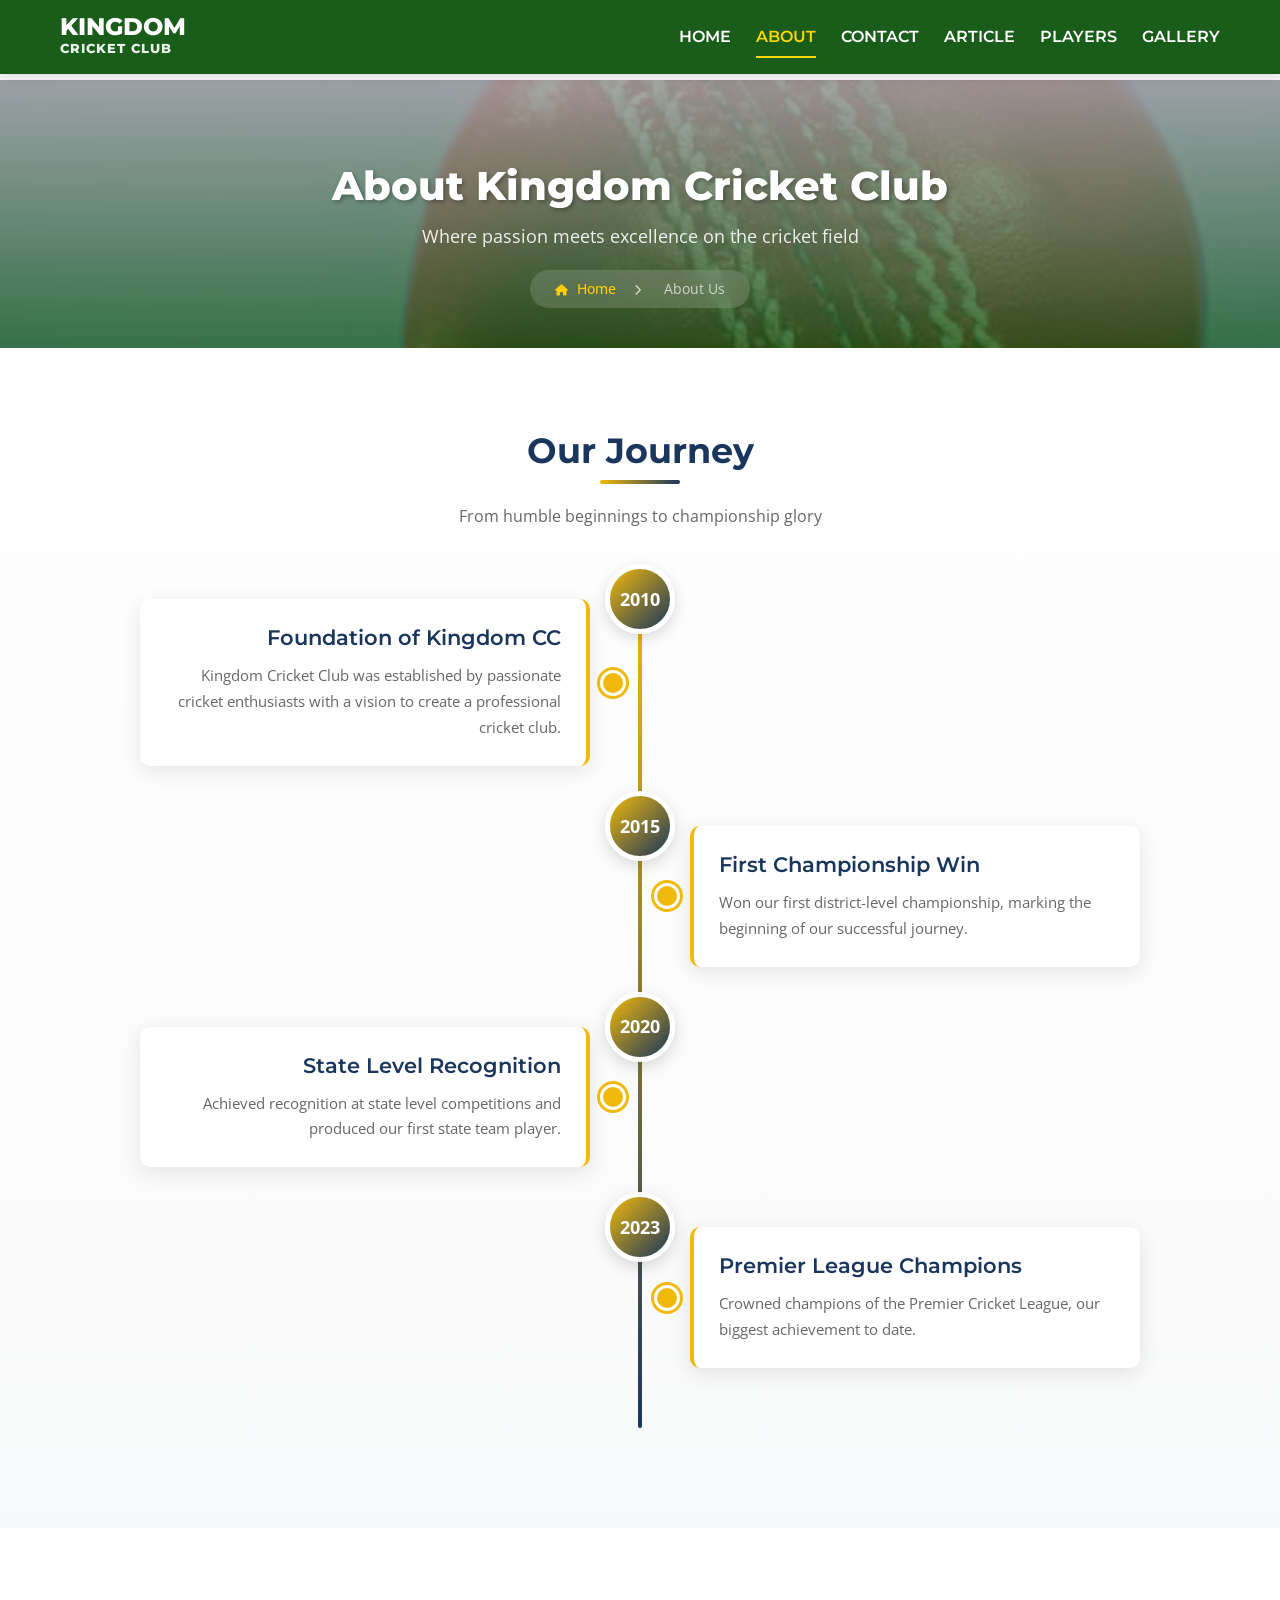
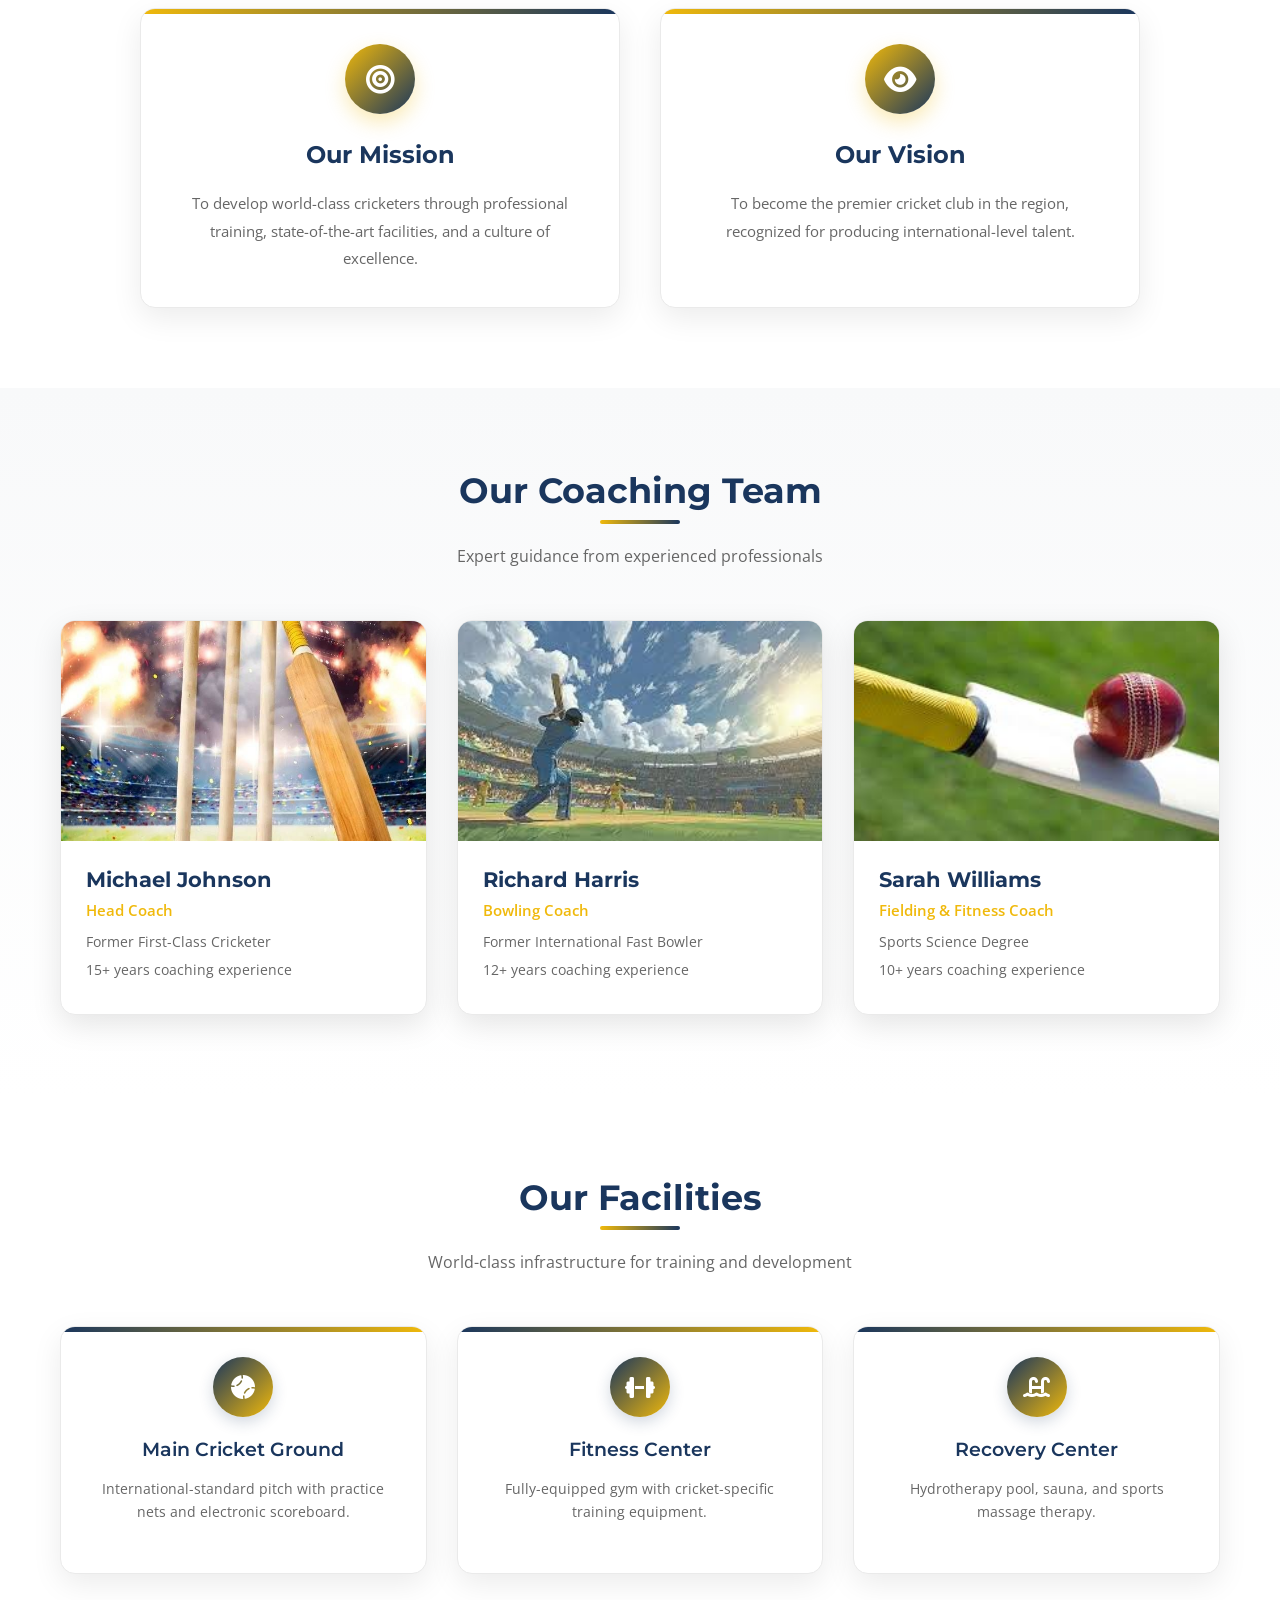
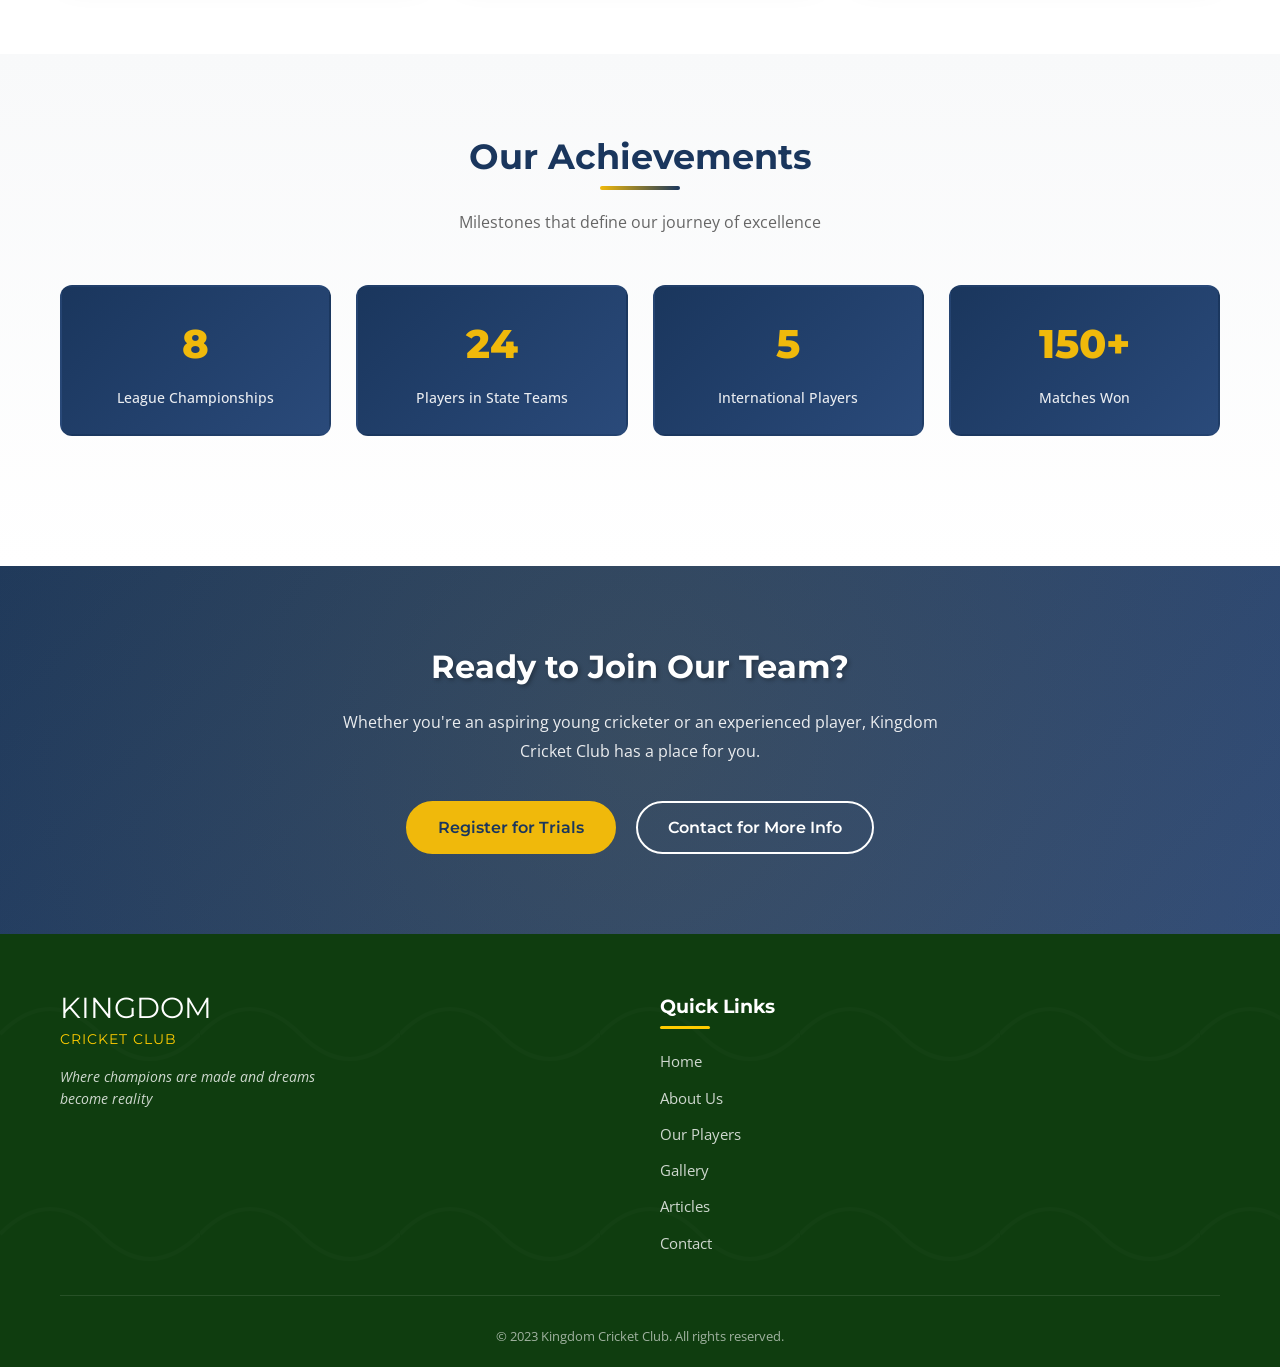
<file: about.html>
<!DOCTYPE html>
<html lang="en">
<head>
    <meta charset="UTF-8">
    <meta name="viewport" content="width=device-width, initial-scale=1.0">
    <title>About Us | Kingdom Cricket Club</title>
    <link rel="stylesheet" href="style.css">
    <link rel="stylesheet" href="https://cdnjs.cloudflare.com/ajax/libs/font-awesome/6.4.0/css/all.min.css">
    <link href="https://fonts.googleapis.com/css2?family=Montserrat:wght@400;500;600;700;800&family=Open+Sans:wght@400;600&display=swap" rel="stylesheet">
</head>
<body>
    <!-- Top Navigation -->
    <nav class="club-main-nav">
        <div class="club-nav-container">
            <a href="index.html" class="club-nav-logo">
                <span class="club-logo-text">KINGDOM</span>
                <span class="club-logo-subtext">CRICKET CLUB</span>
            </a>
            
            <div class="club-nav-menu">
                <ul class="club-nav-list">
                    <li><a href="index.html" class="club-nav-link">Home</a></li>
                    <li><a href="about.html" class="club-nav-link active">About</a></li>
                    <li><a href="contact.html" class="club-nav-link">Contact</a></li>
                    <li><a href="articles.html" class="club-nav-link">Article</a></li>
                    <li><a href="players.html" class="club-nav-link">Players</a></li>
                    <li><a href="gallery.html" class="club-nav-link">Gallery</a></li>
                </ul>
                
                <div class="club-nav-hamburger">
                    <span class="club-hamburger-bar"></span>
                    <span class="club-hamburger-bar"></span>
                    <span class="club-hamburger-bar"></span>
                </div>
            </div>
        </div>
    </nav>

    <!-- About Hero Section -->
    <section class="club-about-hero">
        <div class="club-section-container">
            <div class="club-about-hero-content">
                <h1 class="club-about-hero-title">About Kingdom Cricket Club</h1>
                <p class="club-about-hero-subtitle">Where passion meets excellence on the cricket field</p>
                <div class="club-about-hero-breadcrumb">
                    <a href="index.html"><i class="fas fa-home"></i> Home</a>
                    <span><i class="fas fa-chevron-right"></i></span>
                    <span>About Us</span>
                </div>
            </div>
        </div>
    </section>

    <!-- Club History Section -->
    <section class="club-history-section">
        <div class="club-section-container">
            <div class="club-section-header">
                <h2 class="club-section-title">Our Journey</h2>
                <p class="club-section-subtitle">From humble beginnings to championship glory</p>
            </div>
            
            <div class="club-history-timeline">
                <div class="club-history-item">
                    <div class="club-history-year">2010</div>
                    <div class="club-history-content">
                        <h3 class="club-history-title">Foundation of Kingdom CC</h3>
                        <p class="club-history-description">Kingdom Cricket Club was established by passionate cricket enthusiasts with a vision to create a professional cricket club.</p>
                    </div>
                </div>
                
                <div class="club-history-item">
                    <div class="club-history-year">2015</div>
                    <div class="club-history-content">
                        <h3 class="club-history-title">First Championship Win</h3>
                        <p class="club-history-description">Won our first district-level championship, marking the beginning of our successful journey.</p>
                    </div>
                </div>
                
                <div class="club-history-item">
                    <div class="club-history-year">2020</div>
                    <div class="club-history-content">
                        <h3 class="club-history-title">State Level Recognition</h3>
                        <p class="club-history-description">Achieved recognition at state level competitions and produced our first state team player.</p>
                    </div>
                </div>
                
                <div class="club-history-item">
                    <div class="club-history-year">2023</div>
                    <div class="club-history-content">
                        <h3 class="club-history-title">Premier League Champions</h3>
                        <p class="club-history-description">Crowned champions of the Premier Cricket League, our biggest achievement to date.</p>
                    </div>
                </div>
            </div>
        </div>
    </section>

    <!-- Mission & Vision Section -->
    <section class="club-mission-vision-section">
        <div class="club-section-container">
            <div class="club-mission-vision-grid">
                <div class="club-mission-card">
                    <div class="club-mission-icon">
                        <i class="fas fa-bullseye"></i>
                    </div>
                    <h3 class="club-mission-title">Our Mission</h3>
                    <p class="club-mission-description">To develop world-class cricketers through professional training, state-of-the-art facilities, and a culture of excellence.</p>
                </div>
                
                <div class="club-vision-card">
                    <div class="club-vision-icon">
                        <i class="fas fa-eye"></i>
                    </div>
                    <h3 class="club-vision-title">Our Vision</h3>
                    <p class="club-vision-description">To become the premier cricket club in the region, recognized for producing international-level talent.</p>
                </div>
            </div>
        </div>
    </section>

    <!-- Coaching Staff -->
    <section class="club-coaching-section">
        <div class="club-section-container">
            <div class="club-section-header">
                <h2 class="club-section-title">Our Coaching Team</h2>
                <p class="club-section-subtitle">Expert guidance from experienced professionals</p>
            </div>
            
            <div class="club-coaching-grid">
                <div class="club-coach-card">
                    <div class="club-coach-image">
                        <img src="images/10.jfif" alt="Head Coach">
                    </div>
                    <div class="club-coach-info">
                        <h3 class="club-coach-name">Michael Johnson</h3>
                        <p class="club-coach-role">Head Coach</p>
                        <p class="club-coach-qualification">Former First-Class Cricketer</p>
                        <p class="club-coach-experience">15+ years coaching experience</p>
                    </div>
                </div>
                
                <div class="club-coach-card">
                    <div class="club-coach-image">
                        <img src="images/9.jfif" alt="Bowling Coach">
                    </div>
                    <div class="club-coach-info">
                        <h3 class="club-coach-name">Richard Harris</h3>
                        <p class="club-coach-role">Bowling Coach</p>
                        <p class="club-coach-qualification">Former International Fast Bowler</p>
                        <p class="club-coach-experience">12+ years coaching experience</p>
                    </div>
                </div>
                
                <div class="club-coach-card">
                    <div class="club-coach-image">
                        <img src="images/13.jfif" alt="Fielding Coach">
                    </div>
                    <div class="club-coach-info">
                        <h3 class="club-coach-name">Sarah Williams</h3>
                        <p class="club-coach-role">Fielding & Fitness Coach</p>
                        <p class="club-coach-qualification">Sports Science Degree</p>
                        <p class="club-coach-experience">10+ years coaching experience</p>
                    </div>
                </div>
            </div>
        </div>
    </section>

    <!-- Facilities -->
    <section class="club-facilities-section">
        <div class="club-section-container">
            <div class="club-section-header">
                <h2 class="club-section-title">Our Facilities</h2>
                <p class="club-section-subtitle">World-class infrastructure for training and development</p>
            </div>
            
            <div class="club-facilities-grid">
                <div class="club-facility-card">
                    <div class="club-facility-icon">
                        <i class="fas fa-baseball-ball"></i>
                    </div>
                    <h3 class="club-facility-title">Main Cricket Ground</h3>
                    <p class="club-facility-description">International-standard pitch with practice nets and electronic scoreboard.</p>
                </div>
                
                <div class="club-facility-card">
                    <div class="club-facility-icon">
                        <i class="fas fa-dumbbell"></i>
                    </div>
                    <h3 class="club-facility-title">Fitness Center</h3>
                    <p class="club-facility-description">Fully-equipped gym with cricket-specific training equipment.</p>
                </div>
                
                <div class="club-facility-card">
                    <div class="club-facility-icon">
                        <i class="fas fa-swimming-pool"></i>
                    </div>
                    <h3 class="club-facility-title">Recovery Center</h3>
                    <p class="club-facility-description">Hydrotherapy pool, sauna, and sports massage therapy.</p>
                </div>
            </div>
        </div>
    </section>

    <!-- Achievements -->
    <section class="club-achievements-section">
        <div class="club-section-container">
            <div class="club-section-header">
                <h2 class="club-section-title">Our Achievements</h2>
                <p class="club-section-subtitle">Milestones that define our journey of excellence</p>
            </div>
            
            <div class="club-achievements-stats">
                <div class="club-achievement-stat">
                    <div class="club-achievement-number">8</div>
                    <div class="club-achievement-label">League Championships</div>
                </div>
                
                <div class="club-achievement-stat">
                    <div class="club-achievement-number">24</div>
                    <div class="club-achievement-label">Players in State Teams</div>
                </div>
                
                <div class="club-achievement-stat">
                    <div class="club-achievement-number">5</div>
                    <div class="club-achievement-label">International Players</div>
                </div>
                
                <div class="club-achievement-stat">
                    <div class="club-achievement-number">150+</div>
                    <div class="club-achievement-label">Matches Won</div>
                </div>
            </div>
        </div>
    </section>

    <!-- Join CTA -->
    <section class="club-join-cta-section">
        <div class="club-section-container">
            <div class="club-join-cta-content">
                <h2 class="club-join-cta-title">Ready to Join Our Team?</h2>
                <p class="club-join-cta-description">Whether you're an aspiring young cricketer or an experienced player, Kingdom Cricket Club has a place for you.</p>
                <div class="club-join-cta-buttons">
                    <a href="contact.html" class="club-btn club-btn-primary">Register for Trials</a>
                    <a href="contact.html" class="club-btn club-btn-outline">Contact for More Info</a>
                </div>
            </div>
        </div>
    </section>

    <!-- Footer -->
    <footer class="club-footer">
        <div class="club-footer-container">
            <div class="club-footer-content">
                <div class="club-footer-logo">
                    <div class="club-footer-logo-text">KINGDOM</div>
                    <div class="club-footer-logo-subtext">CRICKET CLUB</div>
                    <p class="club-footer-tagline">Where champions are made and dreams become reality</p>
                </div>
                
                <div class="club-footer-links-section">
                    <h3 class="club-footer-heading">Quick Links</h3>
                    <div class="club-footer-links">
                        <a href="index.html" class="club-footer-link">Home</a>
                        <a href="about.html" class="club-footer-link active">About Us</a>
                        <a href="players.html" class="club-footer-link">Our Players</a>
                        <a href="gallery.html" class="club-footer-link">Gallery</a>
                        <a href="articles.html" class="club-footer-link">Articles</a>    
                        <a href="contact.html" class="club-footer-link">Contact</a>
                    </div>
                </div>
            </div>
            
            <div class="club-footer-bottom">
                <p class="club-copyright">&copy; 2023 Kingdom Cricket Club. All rights reserved.</p>
            </div>
        </div>
    </footer>

    <script src="script.js"></script>
</body>
</html>
</file>
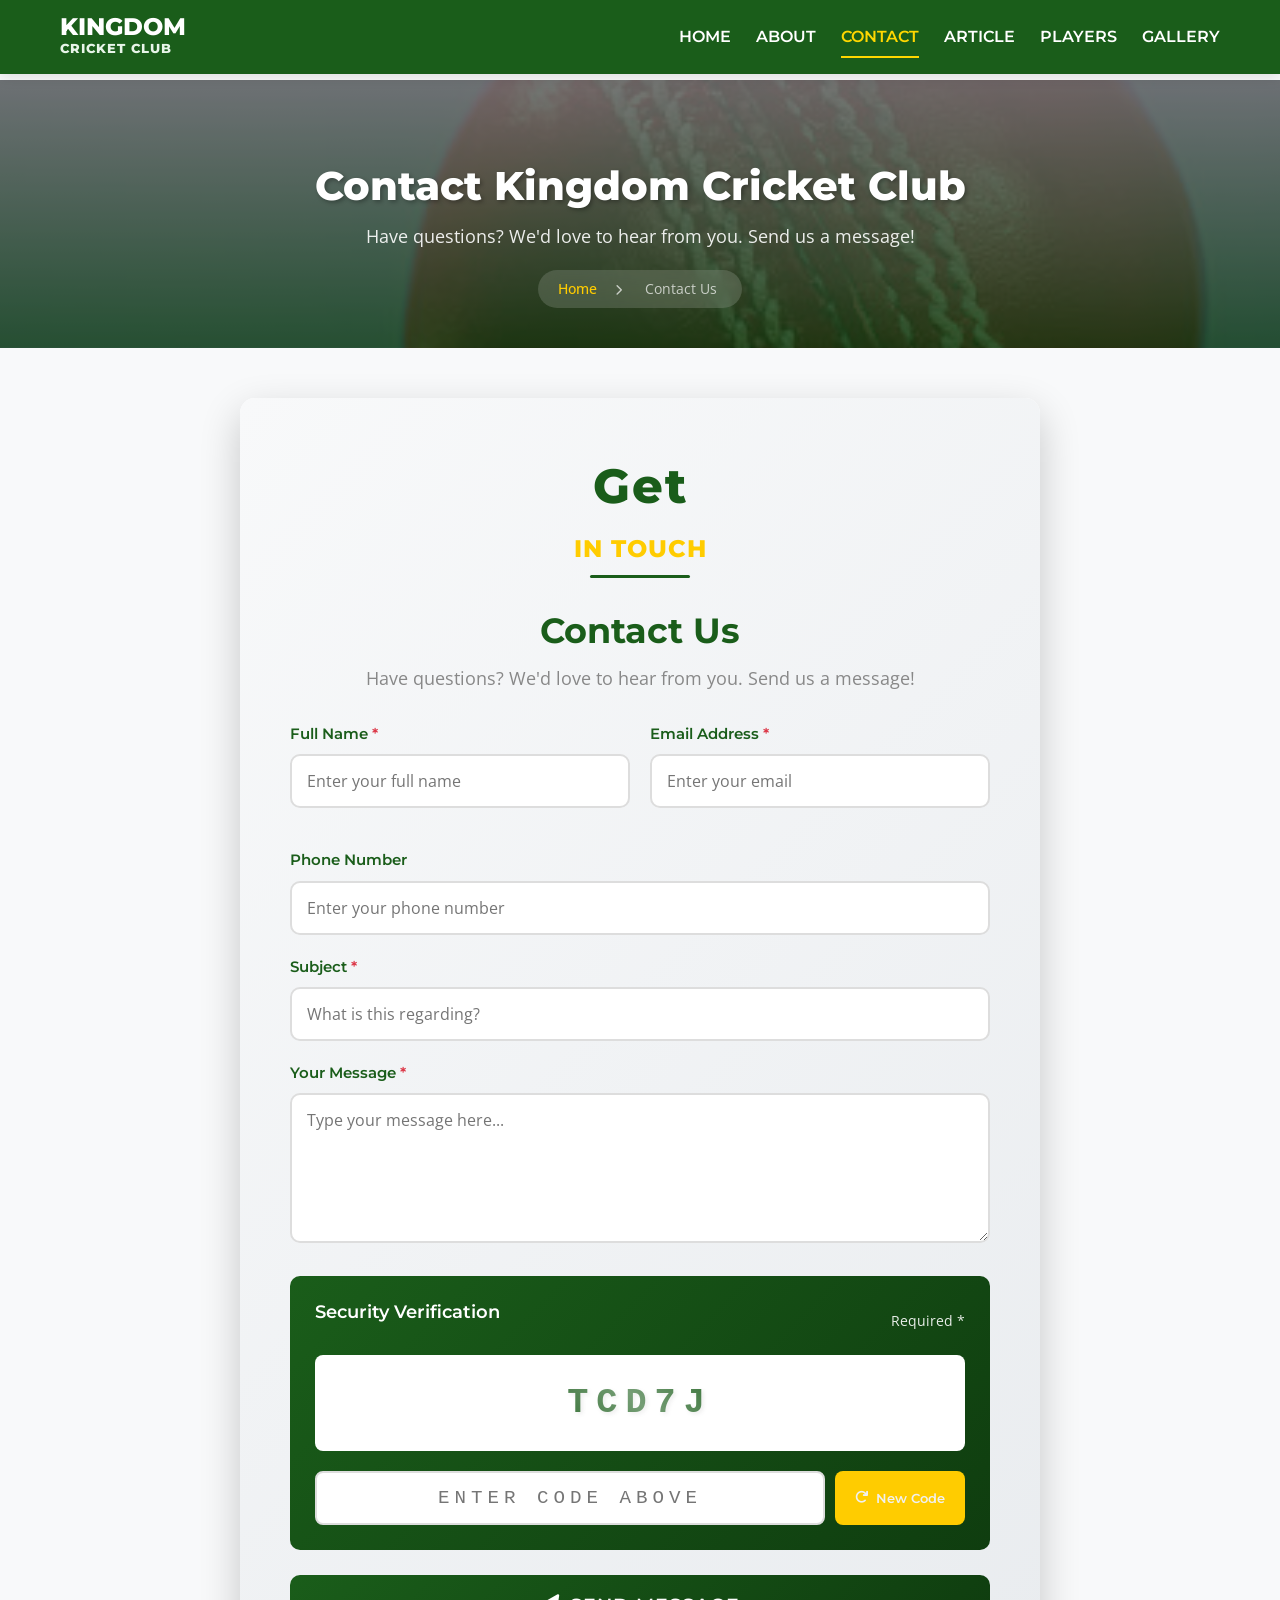
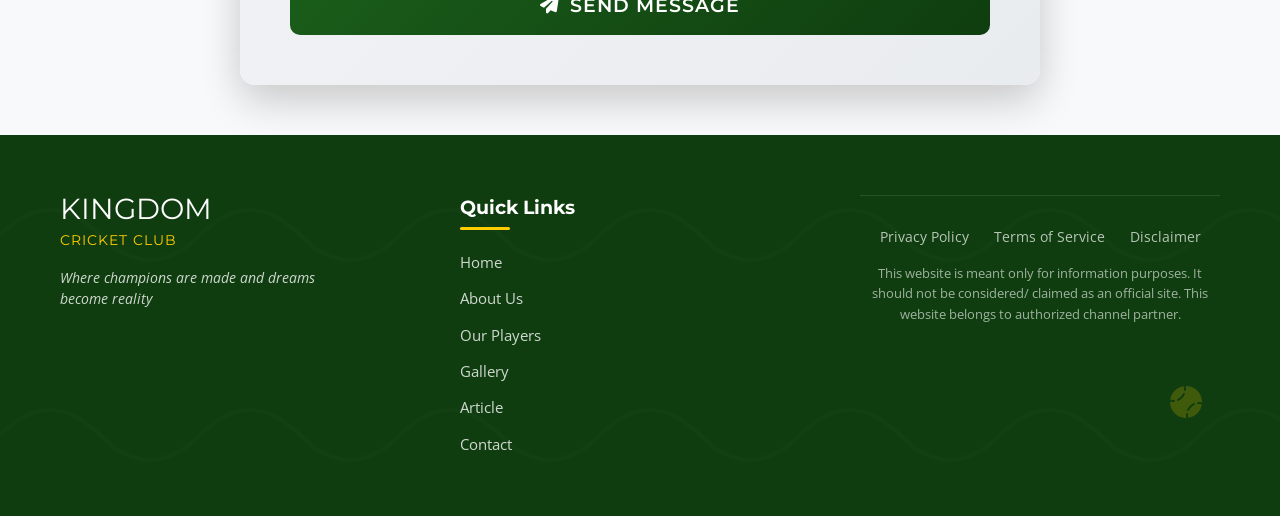
<file: contact.html>
<!DOCTYPE html>
<html lang="en">
<head>
    <meta charset="UTF-8">
    <meta name="viewport" content="width=device-width, initial-scale=1.0">
    <title>Contact Us | Kingdom Cricket Club</title>
    <link rel="stylesheet" href="https://cdnjs.cloudflare.com/ajax/libs/font-awesome/6.4.0/css/all.min.css">
    <link href="https://fonts.googleapis.com/css2?family=Montserrat:wght@400;500;600;700;800&family=Open+Sans:wght@400;600&display=swap" rel="stylesheet">
   <link rel="stylesheet" href="style.css">
</head>
<body>
    <!-- Top Navigation -->
      <nav class="club-main-nav">
    <div class="club-nav-container">
        <a href="index.html" class="club-nav-logo">
            <span class="club-logo-text">KINGDOM</span>
            <span class="club-logo-subtext">CRICKET CLUB</span>
        </a>
        
        <div class="club-nav-menu">
            <ul class="club-nav-list">
                <li><a href="index.html" class="club-nav-link active">Home</a></li>
                <li><a href="about.html" class="club-nav-link">About</a></li>
                <li><a href="contact.html" class="club-nav-link">Contact</a></li>
                <li><a href="articles.html" class="club-nav-link">Article</a></li>
                <li><a href="players.html" class="club-nav-link">Players</a></li>
                <li><a href="gallery.html" class="club-nav-link">Gallery</a></li>
            </ul>
            
            <div class="club-nav-hamburger">
                <span class="club-hamburger-bar"></span>
                <span class="club-hamburger-bar"></span>
                <span class="club-hamburger-bar"></span>
            </div>
        </div>
    </div>
</nav>


    <!-- About Hero Section -->
    <section class="club-about-hero">
        <div class="club-hero-overlay"></div>
        <div class="club-section-container">
            <div class="club-about-hero-content">
                <h1 class="club-about-hero-title">Contact Kingdom Cricket Club</h1>
                <p class="club-about-hero-subtitle">Have questions? We'd love to hear from you. Send us a message!</p>
                <div class="club-about-hero-breadcrumb">
                    <a href="index.html">Home</a>
                    <span><i class="fas fa-chevron-right"></i></span>
                    <span>Contact Us</span>
                </div>
            </div>
        </div>
    </section>

    <!-- Contact Form Container (Centered, NOT full width) -->
    <div class="contact-container">
        <div class="contact-form-section">
            <div class="club-logo">
                <span class="main-logo">Get</span>
                <span class="sub-logo">IN TOUCH</span>
            </div>

            <div class="form-header">
                <h1>Contact Us</h1>
                <p>Have questions? We'd love to hear from you. Send us a message!</p>
            </div>

            <form id="contactForm">
                <div class="form-row">
                    <div class="form-group">
                        <label for="name" class="required">Full Name</label>
                        <input type="text" id="name" class="form-control" placeholder="Enter your full name">
                        <div class="error-message" id="nameError">Please enter your full name</div>
                    </div>
                    
                    <div class="form-group">
                        <label for="email" class="required">Email Address</label>
                        <input type="email" id="email" class="form-control" placeholder="Enter your email">
                        <div class="error-message" id="emailError">Please enter a valid email address</div>
                    </div>
                </div>

                <div class="form-group">
                    <label for="phone">Phone Number</label>
                    <input type="tel" id="phone" class="form-control" placeholder="Enter your phone number">
                </div>

                <div class="form-group">
                    <label for="subject" class="required">Subject</label>
                    <input type="text" id="subject" class="form-control" placeholder="What is this regarding?">
                    <div class="error-message" id="subjectError">Please enter a subject</div>
                </div>

                <div class="form-group">
                    <label for="message" class="required">Your Message</label>
                    <textarea id="message" class="form-control textarea" placeholder="Type your message here..."></textarea>
                    <div class="error-message" id="messageError">Please enter your message (minimum 20 characters)</div>
                </div>

                <!-- CAPTCHA Section -->
                <div class="captcha-container">
                    <div class="captcha-header">
                        <h3>Security Verification</h3>
                        <span>Required *</span>
                    </div>
                    
                    <div class="captcha-code" id="captchaCode">A3B9C</div>
                    
                    <div class="captcha-input-group">
                        <input type="text" id="captchaInput" class="captcha-input" placeholder="Enter code above" maxlength="5">
                        <button type="button" class="refresh-btn" id="refreshCaptcha">
                            <i class="fas fa-redo"></i> New Code
                        </button>
                    </div>
                    
                    <div class="error-message" id="captchaError">Please enter the correct CAPTCHA code</div>
                </div>

                <button type="submit" class="submit-btn" id="submitBtn">
                    <i class="fas fa-paper-plane"></i> Send Message
                </button>

                <div class="success-message" id="successMessage">
                    <i class="fas fa-check-circle"></i>
                    <h3>Message Sent Successfully!</h3>
                    <p>Thank you for contacting Kingdom Cricket Club. We'll get back to you within 24 hours.</p>
                </div>
            </form>
        </div>
    </div>

    <!-- Footer (Full width, separate from form) -->
    <footer class="club-footer">
        <div class="club-footer-container">
            <div class="club-footer-content">
                <div class="club-footer-logo">
                    <div class="club-footer-logo-text">KINGDOM</div>
                    <div class="club-footer-logo-subtext">CRICKET CLUB</div>
                    <p class="club-footer-tagline">Where champions are made and dreams become reality</p>
                </div>
                
                <!-- Quick Links -->
            <div class="club-footer-links-section">
                <h3 class="club-footer-heading">Quick Links</h3>
                <div class="club-footer-links">
                    <a href="index.html" class="club-footer-link">Home</a>
                    <a href="about.html" class="club-footer-link">About Us</a>
                    <a href="players.html" class="club-footer-link">Our Players</a>
                    <a href="gallery.html" class="club-footer-link">Gallery</a>
                    <a href="articles.html" class="club-footer-link">Article</a>    
                    <a href="contact.html" class="club-footer-link">Contact</a>
                </div>
            </div>
              
            <div class="club-footer-bottom">
                <div class="club-footer-links-bottom">
                    <a href="#" class="club-footer-bottom-link">Privacy Policy</a>
                    <a href="#" class="club-footer-bottom-link">Terms of Service</a>
                    <a href="#" class="club-footer-bottom-link">Disclaimer</a>
                </div>
                <p class="club-copyright">This website is meant only for information purposes. It should not be considered/ claimed as an official site. This website belongs to authorized channel partner.</p>
            </div>
        </div>
        
        <div class="club-footer-cricket-ball">
            <i class="fas fa-baseball-ball"></i>
        </div>
    </footer>

  <script src="script.js"></script>
</body>
</html>
</file>
<file: style.css>
/* style.css */
/* Modern Cricket Club Website - Complete CSS */
/* All classes are unique and separate for each section */

/* ===== Base Styles & Reset ===== */
* {
    margin: 0;
    padding: 0;
    box-sizing: border-box;
}

:root {
    --primary-color: #1a5d1a;
    --primary-dark: #0f3d0f;
    --primary-light: #2e8b2e;
    --secondary-color: #ffcc00;
    --secondary-dark: #e6b800;
    --dark-bg: #0a0a0a;
    --dark-card: #121212;
    --dark-text: #f0f0f0;
    --light-bg: #f8f9fa;
    --light-card: #ffffff;
    --light-text: #333333;
    --gray-light: #e0e0e0;
    --gray-medium: #888888;
    --gray-dark: #444444;
    --success-color: #28a745;
    --danger-color: #dc3545;
    --warning-color: #ffc107;
    --transition-speed: 0.3s;
    --border-radius: 8px;
    --box-shadow: 0 10px 30px rgba(0, 0, 0, 0.1);
    --box-shadow-dark: 0 10px 30px rgba(0, 0, 0, 0.3);
}

body {
    font-family: 'Open Sans', sans-serif;
    line-height: 1.6;
    color: var(--light-text);
    background-color: var(--light-bg);
    transition: background-color var(--transition-speed), color var(--transition-speed);
}

body.dark-theme {
    background-color: var(--dark-bg);
    color: var(--dark-text);
}

h1, h2, h3, h4, h5, h6 {
    font-family: 'Montserrat', sans-serif;
    font-weight: 700;
    line-height: 1.3;
    margin-bottom: 1rem;
}

a {
    text-decoration: none;
    color: inherit;
    transition: color var(--transition-speed);
}

ul {
    list-style: none;
}

img {
    max-width: 100%;
    height: auto;
    display: block;
}

.container {
    width: 100%;
    max-width: 1200px;
    margin: 0 auto;
    padding: 0 20px;
}

/* Buttons */
.club-btn {
    display: inline-block;
    padding: 12px 28px;
    border-radius: var(--border-radius);
    font-weight: 600;
    font-size: 16px;
    text-align: center;
    cursor: pointer;
    transition: all var(--transition-speed);
    border: 2px solid transparent;
    font-family: 'Montserrat', sans-serif;
}

.club-btn-primary {
    background-color: var(--primary-color);
    color: white;
}

.club-btn-primary:hover {
    background-color: var(--primary-dark);
    transform: translateY(-3px);
    box-shadow: var(--box-shadow);
}

.club-btn-outline {
    background-color: transparent;
    color: var(--primary-color);
    border-color: var(--primary-color);
}

.club-btn-outline:hover {
    background-color: var(--primary-color);
    color: white;
    transform: translateY(-3px);
    box-shadow: var(--box-shadow);
}

/* Section Common Styles */
.club-section-container {
    width: 100%;
    max-width: 1200px;
    margin: 0 auto;
    padding: 0 20px;
}

.club-section-header {
    text-align: center;
    margin-bottom: 50px;
}

.club-section-title {
    font-size: 2.5rem;
    color: var(--primary-color);
    margin-bottom: 15px;
    position: relative;
    display: inline-block;
}

.club-section-title::after {
    content: '';
    position: absolute;
    bottom: -10px;
    left: 50%;
    transform: translateX(-50%);
    width: 80px;
    height: 4px;
    background-color: var(--secondary-color);
    border-radius: 2px;
}

.club-section-subtitle {
    font-size: 1.1rem;
    color: var(--gray-medium);
    max-width: 700px;
    margin: 0 auto;
}

body.dark-theme .club-section-subtitle {
    color: var(--gray-light);
}

.club-section-footer {
    text-align: center;
    margin-top: 50px;
}

/* ===== Navigation Styles ===== */
.club-main-nav {
    background-color: var(--primary-color);
    box-shadow: 0 4px 12px rgba(0, 0, 0, 0.1);
    position: fixed;
    top: 0;
    left: 0;
    width: 100%;
    z-index: 1000;
    transition: all var(--transition-speed);
}

.club-nav-container {
    display: flex;
    justify-content: space-between;
    align-items: center;
    padding: 15px 20px;
    max-width: 1200px;
    margin: 0 auto;
}

/* Logo */
.club-nav-logo {
    display: flex;
    flex-direction: column;
    font-weight: 800;
    text-decoration: none;
    z-index: 1001;
}

.club-logo-text {
    font-family: 'Montserrat', sans-serif;
    font-size: 1.5rem;
    color: white;
    line-height: 1;
    text-transform: uppercase;
}

.club-logo-subtext {
    font-family: 'Montserrat', sans-serif;
    font-size: 0.8rem;
    color: #E8F5E9;
    letter-spacing: 1px;
    text-transform: uppercase;
}

/* Desktop Navigation */
.club-nav-menu {
    display: flex;
    align-items: center;
}

.club-nav-list {
    display: flex;
    gap: 25px;
    list-style: none;
    margin: 0;
    padding: 0;
}

.club-nav-link {
    font-family: 'Montserrat', sans-serif;
    font-weight: 600;
    font-size: 1rem;
    position: relative;
    padding: 8px 0;
    color: white;
    text-decoration: none;
    transition: all var(--transition-speed);
    display: block;
    text-transform: uppercase;
}

.club-nav-link::after {
    content: '';
    position: absolute;
    bottom: 0;
    left: 0;
    width: 0;
    height: 2px;
    background-color: #FFD700;
    transition: width var(--transition-speed);
}

.club-nav-link:hover::after,
.club-nav-link.active::after {
    width: 100%;
}

.club-nav-link:hover,
.club-nav-link.active {
    color: #FFD700;
}

/* =========== HAMBURGER MENU =========== */

/* Hamburger Button */
.club-nav-hamburger {
    display: none;
    flex-direction: column;
    cursor: pointer;
    background: none;
    border: none;
    padding: 8px;
    z-index: 1001;
}

/* Hamburger Bars */
.club-hamburger-bar {
    width: 25px;
    height: 3px;
    background-color: white;
    margin: 3px 0;
    border-radius: 3px;
    transition: all 0.3s ease;
}

/* Hamburger Animation */
.club-nav-hamburger.active .club-hamburger-bar:nth-child(1) {
    transform: rotate(45deg) translate(5px, 5px);
    background-color: #FFD700;
}

.club-nav-hamburger.active .club-hamburger-bar:nth-child(2) {
    opacity: 0;
}

.club-nav-hamburger.active .club-hamburger-bar:nth-child(3) {
    transform: rotate(-45deg) translate(7px, -6px);
    background-color: #FFD700;
}

/* =========== MOBILE MENU (HALF OPEN FROM LEFT SIDE) =========== */
@media (max-width: 1023px) {
    /* Show hamburger on mobile */
    .club-nav-hamburger {
        display: flex;
    }
    
    /* Desktop menu hide on mobile - HALF SCREEN WIDTH */
    .club-nav-list {
        position: fixed;
        top: 0;
        left: -50%; /* Half hidden */
        width: 50%; /* Half screen width */
        min-width: 250px; /* Minimum width */
        max-width: 300px; /* Maximum width */
        height: 100vh;
        background-color:darkgreen;
        flex-direction: column;
        justify-content: flex-start;
        align-items: stretch;
        padding-top: 80px;
        margin: 0;
        transition: left 0.4s ease;
        z-index: 1000;
        box-shadow: 2px 0 10px rgba(0, 0, 0, 0.3);
        overflow-y: auto;
        display: flex !important; /* Force display */
    }
    
    /* Show menu when active - Show half */
    .club-nav-list.active {
        left: 0;
    }
    
    /* Menu Items */
    .club-nav-list li {
        width: 100%;
        display: block;
    }
    
    /* Style links in mobile menu */
    .club-nav-link {
        display: block;
        padding: 15px 25px;
        font-size: 1.1rem;
        text-align: left;
        color: rgb(24, 24, 24);
        width: 100%;
        border-left: 4px solid transparent;
        transition: all 0.3s ease;
        opacity: 1 !important;
        visibility: visible !important;
    }
    
    .club-nav-link:hover,
    .club-nav-link.active {
        background-color: rgba(255, 255, 255, 0.1);
        color: #FFD700;
        border-left-color: #FFD700;
        padding-left: 30px;
    }
    
    /* Remove underline effect in mobile */
    .club-nav-link::after {
        display: none;
    }
    
    /* Overlay for background when menu is open */
    .mobile-nav-overlay {
        position: fixed;
        top: 0;
        left: 0;
        width: 100%;
        height: 100%;
        background-color: rgba(0, 0, 0, 0.5);
        z-index: 999;
        opacity: 0;
        visibility: hidden;
        transition: all 0.3s ease;
    }
    
    .mobile-nav-overlay.active {
        opacity: 1;
        visibility: visible;
    }
    
    /* Prevent body scroll when menu is open */
    body.menu-open {
        overflow: hidden;
    }
}

/* Desktop styles */
@media (min-width: 1024px) {
    .club-nav-list {
        position: static;
        width: auto;
        height: auto;
        background-color: transparent;
        flex-direction: row;
        padding: 0;
        box-shadow: none;
        gap: 25px;
        left: 0 !important; /* Reset left position */
    }
    
    .club-nav-list li {
        width: auto;
    }
    
    .mobile-nav-overlay {
        display: none;
    }
    
    .club-nav-hamburger {
        display: none !important;
    }
}
/* ===== Hero Section Styles ===== */
.club-hero-section {
    margin-top: 80px;
    height: 90vh;
    min-height: 700px;
    position: relative;
    overflow: hidden;
}

.club-hero-slider {
    height: 100%;
    position: relative;
}

.club-slide {
    position: absolute;
    top: 0;
    left: 0;
    width: 100%;
    height: 100%;
    background-size: cover;
    background-position: center;
    background-repeat: no-repeat;
    opacity: 0;
    transition: opacity 0.8s ease-in-out;
    display: flex;
    align-items: center;
    justify-content: center;
}

.club-slide:nth-child(1) {
    background-image: linear-gradient(rgba(0, 0, 0, 0.7), rgba(0, 0, 0, 0.7)), url('images/14.jfif');
}

.club-slide:nth-child(2) {
    background-image: linear-gradient(rgba(0, 0, 0, 0.7), rgba(0, 0, 0, 0.7)), url('images/12.jfif');
}

.club-slide:nth-child(3) {
    background-image: linear-gradient(rgba(0, 0, 0, 0.7), rgba(0, 0, 0, 0.7)), url('images/8.jfif');
}

.club-slide-active {
    opacity: 1;
}

.club-slide-content {
    text-align: center;
    color: white;
    max-width: 800px;
    padding: 0 20px;
    z-index: 2;
    position: relative;
}

.club-slide-title {
    font-size: 3.5rem;
    margin-bottom: 20px;
    color: white;
    text-shadow: 0 2px 10px rgba(0, 0, 0, 0.5);
}

.club-slide-description {
    font-size: 1.3rem;
    margin-bottom: 40px;
    opacity: 0.9;
}

.club-slide-buttons {
    display: flex;
    gap: 20px;
    justify-content: center;
    flex-wrap: wrap;
}

.club-slider-controls {
    position: absolute;
    top: 50%;
    width: 100%;
    display: flex;
    justify-content: space-between;
    padding: 0 30px;
    transform: translateY(-50%);
    z-index: 10;
}

.club-slider-prev,
.club-slider-next {
    background-color: rgba(255, 255, 255, 0.2);
    border: none;
    width: 50px;
    height: 50px;
    border-radius: 50%;
    color: white;
    font-size: 1.2rem;
    cursor: pointer;
    transition: all var(--transition-speed);
    display: flex;
    align-items: center;
    justify-content: center;
}

.club-slider-prev:hover,
.club-slider-next:hover {
    background-color: var(--primary-color);
}

.club-slider-indicators {
    position: absolute;
    bottom: 40px;
    left: 50%;
    transform: translateX(-50%);
    display: flex;
    gap: 10px;
    z-index: 10;
}

.club-indicator {
    width: 12px;
    height: 12px;
    border-radius: 50%;
    background-color: rgba(255, 255, 255, 0.5);
    cursor: pointer;
    transition: all var(--transition-speed);
}

.club-indicator-active {
    background-color: var(--primary-color);
    transform: scale(1.2);
}

/* ===== About Preview Styles ===== */
.club-about-preview {
    padding: 100px 0;
    background-color: var(--light-card);
}



.club-about-content {
    display: grid;
    grid-template-columns: 1fr 1fr;
    gap: 60px;
    align-items: center;
}

.club-about-text {
    font-size: 1.1rem;
    line-height: 1.8;
}

.club-about-text p {
    margin-bottom: 20px;
}

.club-about-image {
    position: relative;
}

.club-image-frame {
    border-radius: var(--border-radius);
    overflow: hidden;
    box-shadow: var(--box-shadow);
    position: relative;
}

.club-image-frame::before {
    content: '';
    position: absolute;
    top: 20px;
    left: 20px;
    right: -20px;
    bottom: -20px;
    border: 3px solid var(--primary-color);
    border-radius: var(--border-radius);
    z-index: -1;
}

.club-image-frame img {
    transition: transform 0.5s ease;
    width: 100%;
    height: 400px;
    object-fit: cover;
}

.club-image-frame:hover img {
    transform: scale(1.05);
}

/* ===== Articles Preview Styles ===== */
.club-articles-preview {
    padding: 100px 0;
    background-color: var(--light-bg);
}

body.dark-theme .club-articles-preview {
    background-color: var(--dark-bg);
}

.club-articles-grid {
    display: grid;
    grid-template-columns: repeat(auto-fill, minmax(350px, 1fr));
    gap: 40px;
}

.club-article-card {
    background-color: var(--light-card);
    border-radius: var(--border-radius);
    overflow: hidden;
    box-shadow: var(--box-shadow);
    transition: transform var(--transition-speed), box-shadow var(--transition-speed);
}

body.dark-theme .club-article-card {
    background-color: var(--dark-card);
    box-shadow: var(--box-shadow-dark);
}

.club-article-card:hover {
    transform: translateY(-10px);
    box-shadow: 0 15px 40px rgba(0, 0, 0, 0.15);
}

.club-article-image {
    height: 220px;
    overflow: hidden;
}

.club-article-image img {
    width: 100%;
    height: 100%;
    object-fit: cover;
    transition: transform 0.5s ease;
}

.club-article-card:hover .club-article-image img {
    transform: scale(1.1);
}

.club-article-content {
    padding: 25px;
}

.club-article-title {
    font-size: 1.4rem;
    margin-bottom: 15px;
    color: var(--primary-color);
}

.club-article-excerpt {
    color: var(--gray-medium);
    margin-bottom: 20px;
    line-height: 1.7;
}

body.dark-theme .club-article-excerpt {
    color: var(--gray-light);
}

.club-article-link {
    display: inline-flex;
    align-items: center;
    gap: 8px;
    font-weight: 600;
    color: var(--primary-color);
    transition: gap var(--transition-speed);
}

.club-article-link:hover {
    gap: 12px;
}

/* ===== Player Slider Section Styles ===== */
.club-player-slider-section {
    padding: 100px 0;
    background-color: var(--light-card);
}

body.dark-theme .club-player-slider-section {
    background-color: var(--dark-card);
}

.club-player-slider-container {
    position: relative;
    overflow: hidden;
    padding: 0 60px;
}

.club-player-slider {
    display: flex;
    transition: transform 0.5s ease;
    gap: 30px;
}

.club-player-slide {
    min-width: calc(25% - 23px);
}

.club-player-card {
    background-color: var(--light-bg);
    border-radius: var(--border-radius);
    overflow: hidden;
    box-shadow: var(--box-shadow);
    transition: transform var(--transition-speed), box-shadow var(--transition-speed);
}

body.dark-theme .club-player-card {
    background-color: var(--dark-bg);
    box-shadow: var(--box-shadow-dark);
}

.club-player-card:hover {
    transform: translateY(-10px);
    box-shadow: 0 15px 40px rgba(0, 0, 0, 0.2);
}

.club-player-image {
    height: 300px;
    position: relative;
    overflow: hidden;
}

.club-player-image img {
    width: 100%;
    height: 100%;
    object-fit: cover;
    transition: transform 0.5s ease;
}

.club-player-overlay {
    position: absolute;
    top: 0;
    left: 0;
    width: 100%;
    height: 100%;
    background-color: rgba(26, 93, 26, 0.8);
    display: flex;
    align-items: center;
    justify-content: center;
    opacity: 0;
    transition: opacity var(--transition-speed);
}

.club-player-card:hover .club-player-overlay {
    opacity: 1;
}

.club-player-card:hover .club-player-image img {
    transform: scale(1.1);
}

.club-player-view {
    background-color: white;
    color: var(--primary-color);
    padding: 12px 24px;
    border-radius: var(--border-radius);
    font-weight: 600;
    transition: all var(--transition-speed);
}

.club-player-view:hover {
    background-color: var(--secondary-color);
    color: var(--dark-text);
}

.club-player-info {
    padding: 20px;
    text-align: center;
}

.club-player-name {
    font-size: 1.4rem;
    margin-bottom: 5px;
    color: var(--primary-color);
}

.club-player-role {
    color: var(--gray-medium);
    margin-bottom: 15px;
    font-weight: 600;
}

body.dark-theme .club-player-role {
    color: var(--gray-light);
}

.club-player-stats {
    display: flex;
    justify-content: center;
    gap: 20px;
    font-size: 0.9rem;
}

.club-player-stats span {
    display: flex;
    align-items: center;
    gap: 5px;
}

.club-player-slider-controls {
    position: absolute;
    top: 50%;
    left: 0;
    right: 0;
    transform: translateY(-50%);
    display: flex;
    justify-content: space-between;
    pointer-events: none;
}

.club-player-prev,
.club-player-next {
    background-color: var(--primary-color);
    border: none;
    width: 50px;
    height: 50px;
    border-radius: 50%;
    color: white;
    font-size: 1.2rem;
    cursor: pointer;
    transition: all var(--transition-speed);
    display: flex;
    align-items: center;
    justify-content: center;
    pointer-events: auto;
}

.club-player-prev {
    transform: translateX(-25px);
}

.club-player-next {
    transform: translateX(25px);
}

.club-player-prev:hover,
.club-player-next:hover {
    background-color: var(--primary-dark);
}

/* ===== Performance Highlights Styles ===== */
.club-performance-section {
    padding: 100px 0;
    background-color: var(--light-bg);
}

body.dark-theme .club-performance-section {
    background-color: var(--dark-bg);
}

.club-highlights-grid {
    display: grid;
    grid-template-columns: repeat(auto-fill, minmax(250px, 1fr));
    gap: 30px;
}

.club-highlight-card {
    background-color: var(--light-card);
    border-radius: var(--border-radius);
    padding: 30px;
    text-align: center;
    box-shadow: var(--box-shadow);
    transition: transform var(--transition-speed), box-shadow var(--transition-speed);
    border-top: 4px solid var(--primary-color);
}

body.dark-theme .club-highlight-card {
    background-color: var(--dark-card);
    box-shadow: var(--box-shadow-dark);
}

.club-highlight-card:hover {
    transform: translateY(-10px);
    box-shadow: 0 15px 40px rgba(0, 0, 0, 0.15);
}

.club-highlight-icon {
    font-size: 2.5rem;
    color: var(--primary-color);
    margin-bottom: 20px;
}

.club-highlight-title {
    font-size: 1.3rem;
    margin-bottom: 10px;
    color: var(--primary-color);
}

.club-highlight-player {
    font-size: 1.1rem;
    font-weight: 600;
    margin-bottom: 10px;
}

.club-highlight-details {
    color: var(--gray-medium);
    margin-bottom: 15px;
    font-size: 0.95rem;
}

body.dark-theme .club-highlight-details {
    color: var(--gray-light);
}

.club-highlight-date {
    font-size: 0.85rem;
    color: var(--primary-color);
    font-weight: 600;
}

/* ===== Recent Matches Styles ===== */
.club-recent-matches {
    padding: 100px 0;
    background-color: var(--light-card);
}

body.dark-theme .club-recent-matches {
    background-color: var(--dark-card);
}

.club-matches-table {
    background-color: var(--light-bg);
    border-radius: var(--border-radius);
    overflow: hidden;
    box-shadow: var(--box-shadow);
}

body.dark-theme .club-matches-table {
    background-color: var(--dark-bg);
    box-shadow: var(--box-shadow-dark);
}

.club-match-row {
    display: grid;
    grid-template-columns: 1fr 1.5fr 1fr 1.5fr 2fr;
    padding: 20px;
    border-bottom: 1px solid var(--gray-light);
}

body.dark-theme .club-match-row {
    border-bottom: 1px solid var(--gray-dark);
}

.club-match-row:last-child {
    border-bottom: none;
}

.club-match-header {
    background-color: var(--primary-color);
    color: white;
    font-weight: 600;
    font-family: 'Montserrat', sans-serif;
}

.club-match-date,
.club-match-opponent,
.club-match-result,
.club-match-score,
.club-match-highlight {
    padding: 0 10px;
}

.club-result-win {
    background-color: var(--success-color);
    color: white;
    padding: 5px 12px;
    border-radius: 20px;
    font-size: 0.85rem;
    font-weight: 600;
}

.club-result-loss {
    background-color: var(--danger-color);
    color: white;
    padding: 5px 12px;
    border-radius: 20px;
    font-size: 0.85rem;
    font-weight: 600;
}

.club-result-draw {
    background-color: var(--warning-color);
    color: var(--dark-text);
    padding: 5px 12px;
    border-radius: 20px;
    font-size: 0.85rem;
    font-weight: 600;
}

/* ===== Footer Styles ===== */
.club-footer {
    background-color: var(--primary-dark);
    color: white;
    padding: 60px 0 30px;
}

.club-footer-container {
    max-width: 1200px;
    margin: 0 auto;
    padding: 0 20px;
}

.club-footer-content {
    display: grid;
    grid-template-columns: repeat(auto-fit, minmax(250px, 1fr));
    gap: 40px;
    margin-bottom: 40px;
}

.club-footer-logo {
    display: flex;
    flex-direction: column;
}

.club-footer-tagline {
    margin-top: 10px;
    font-style: italic;
    opacity: 0.8;
}

.club-footer-heading {
    font-size: 1.3rem;
    margin-bottom: 20px;
    position: relative;
    padding-bottom: 10px;
}

.club-footer-heading::after {
    content: '';
    position: absolute;
    bottom: 0;
    left: 0;
    width: 50px;
    height: 3px;
    background-color: var(--secondary-color);
}

.club-footer-list li {
    margin-bottom: 10px;
}

.club-footer-list a {
    transition: all var(--transition-speed);
    opacity: 0.8;
}

.club-footer-list a:hover {
    opacity: 1;
    color: var(--secondary-color);
    padding-left: 5px;
}

.club-footer-contact p {
    display: flex;
    align-items: center;
    gap: 10px;
    margin-bottom: 15px;
    opacity: 0.9;
}

.club-footer-bottom {
    text-align: center;
    padding-top: 30px;
    border-top: 1px solid rgba(255, 255, 255, 0.1);
}

.club-copyright {
    opacity: 0.7;
    font-size: 0.9rem;
}

/* ===== Back to Top Button ===== */
.club-back-to-top {
    position: fixed;
    bottom: 30px;
    right: 30px;
    width: 50px;
    height: 50px;
    background-color: var(--primary-color);
    color: white;
    border: none;
    border-radius: 50%;
    font-size: 1.2rem;
    cursor: pointer;
    opacity: 0;
    visibility: hidden;
    transition: all var(--transition-speed);
    z-index: 999;
    display: flex;
    align-items: center;
    justify-content: center;
    box-shadow: 0 4px 12px rgba(0, 0, 0, 0.2);
}

.club-back-to-top.visible {
    opacity: 1;
    visibility: visible;
}

.club-back-to-top:hover {
    background-color: var(--primary-dark);
    transform: translateY(-5px);
}

/* ===== Theme Toggle Button ===== */
.club-theme-toggle {
    position: fixed;
    bottom: 30px;
    left: 30px;
    width: 50px;
    height: 50px;
    background-color: var(--primary-color);
    color: white;
    border: none;
    border-radius: 50%;
    font-size: 1.2rem;
    cursor: pointer;
    transition: all var(--transition-speed);
    z-index: 999;
    display: flex;
    align-items: center;
    justify-content: center;
    box-shadow: 0 4px 12px rgba(0, 0, 0, 0.2);
}

.club-theme-toggle:hover {
    background-color: var(--primary-dark);
    transform: rotate(30deg);
}

/* ===== Responsive Styles ===== */
@media (max-width: 1024px) {
    .club-player-slide {
        min-width: calc(33.333% - 20px);
    }
    
    .club-slide-title {
        font-size: 2.8rem;
    }
    
    .club-about-content {
        gap: 40px;
    }
}

@media (max-width: 768px) {
    .club-nav-list {
        position: fixed;
        top: 80px;
        left: 0;
        width: 100%;
        background-color: var(--light-card);
        flex-direction: column;
        padding: 20px;
        box-shadow: 0 10px 20px rgba(0, 0, 0, 0.1);
        transform: translateY(-100%);
        opacity: 0;
        visibility: hidden;
        transition: all var(--transition-speed);
        z-index: 999;
    }
    
    body.dark-theme .club-nav-list {
        background-color: var(--dark-card);
    }
    
    .club-nav-list.active {
        transform: translateY(0);
        opacity: 1;
        visibility: visible;
    }
    
    .club-nav-hamburger {
        display: flex;
    }
    
    .club-nav-hamburger.active .club-hamburger-bar:nth-child(1) {
        transform: rotate(45deg) translate(6px, 6px);
    }
    
    .club-nav-hamburger.active .club-hamburger-bar:nth-child(2) {
        opacity: 0;
    }
    
    .club-nav-hamburger.active .club-hamburger-bar:nth-child(3) {
        transform: rotate(-45deg) translate(6px, -6px);
    }
    
    .club-hero-section {
        height: 80vh;
        min-height: 600px;
    }
    
    .club-slide-title {
        font-size: 2.2rem;
    }
    
    .club-slide-description {
        font-size: 1.1rem;
    }
    
    .club-slide-buttons {
        flex-direction: column;
        align-items: center;
        gap: 15px;
    }
    
    .club-slider-controls {
        padding: 0 15px;
    }
    
    .club-slider-prev,
    .club-slider-next {
        width: 40px;
        height: 40px;
        font-size: 1rem;
    }
    
    .club-about-content {
        grid-template-columns: 1fr;
        gap: 40px;
    }
    
    .club-player-slide {
        min-width: calc(50% - 15px);
    }
    
    .club-player-slider-container {
        padding: 0 50px;
    }
    
    .club-match-row {
        grid-template-columns: 1fr;
        gap: 10px;
        padding: 15px;
    }
    
    .club-match-header {
        display: none;
    }
    
    .club-match-date,
    .club-match-opponent,
    .club-match-result,
    .club-match-score,
    .club-match-highlight {
        padding: 5px 0;
    }
    
    .club-match-date::before {
        content: "Date: ";
        font-weight: 600;
    }
    
    .club-match-opponent::before {
        content: "Opponent: ";
        font-weight: 600;
    }
    
    .club-match-result::before {
        content: "Result: ";
        font-weight: 600;
    }
    
    .club-match-score::before {
        content: "Score: ";
        font-weight: 600;
    }
    
    .club-match-highlight::before {
        content: "Highlight: ";
        font-weight: 600;
    }
    
    .club-section-title {
        font-size: 2rem;
    }
}

@media (max-width: 576px) {
    .club-player-slide {
        min-width: 100%;
    }
    
    .club-articles-grid {
        grid-template-columns: 1fr;
    }
    
    .club-highlights-grid {
        grid-template-columns: 1fr;
    }
    
    .club-section-title {
        font-size: 1.8rem;
    }
    
    .club-footer-content {
        grid-template-columns: 1fr;
    }
    
    .club-theme-toggle {
        bottom: 90px;
        left: 20px;
    }
}
/* ===== 1. Player View Section Styles ===== */
.club-player-view-section {
    padding: 100px 0;
    background-color: var(--light-bg);
}

body.dark-theme .club-player-view-section {
    background-color: var(--dark-bg);
}

.club-player-view-grid {
    display: grid;
    grid-template-columns: repeat(auto-fill, minmax(350px, 1fr));
    gap: 40px;
    margin-bottom: 50px;
}

.club-player-view-card {
    background-color: var(--light-card);
    border-radius: var(--border-radius);
    overflow: hidden;
    box-shadow: var(--box-shadow);
    transition: transform var(--transition-speed), box-shadow var(--transition-speed);
}

body.dark-theme .club-player-view-card {
    background-color: var(--dark-card);
    box-shadow: var(--box-shadow-dark);
}

.club-player-view-card:hover {
    transform: translateY(-10px);
    box-shadow: 0 15px 40px rgba(0, 0, 0, 0.15);
}

.club-player-view-image {
    height: 300px;
    position: relative;
    overflow: hidden;
}

.club-player-view-image img {
    width: 100%;
    height: 100%;
    object-fit: cover;
    transition: transform 0.5s ease;
}

.club-player-view-card:hover .club-player-view-image img {
    transform: scale(1.1);
}

.club-player-view-overlay {
    position: absolute;
    top: 0;
    left: 0;
    width: 100%;
    height: 100%;
    background-color: rgba(26, 93, 26, 0.8);
    display: flex;
    align-items: center;
    justify-content: center;
    opacity: 0;
    transition: opacity var(--transition-speed);
}

.club-player-view-card:hover .club-player-view-overlay {
    opacity: 1;
}

.club-player-view-btn {
    background-color: white;
    color: var(--primary-color);
    padding: 12px 28px;
    border-radius: var(--border-radius);
    font-weight: 600;
    transition: all var(--transition-speed);
}

.club-player-view-btn:hover {
    background-color: var(--secondary-color);
    color: var(--dark-text);
}

.club-player-view-info {
    padding: 25px;
}

.club-player-view-name {
    font-size: 1.5rem;
    margin-bottom: 5px;
    color: var(--primary-color);
}

.club-player-view-role {
    color: var(--gray-medium);
    margin-bottom: 20px;
    font-weight: 600;
}

body.dark-theme .club-player-view-role {
    color: var(--gray-light);
}

.club-player-view-stats {
    display: grid;
    grid-template-columns: repeat(3, 1fr);
    gap: 15px;
    background-color: var(--light-bg);
    padding: 15px;
    border-radius: var(--border-radius);
}

body.dark-theme .club-player-view-stats {
    background-color: var(--dark-bg);
}

.club-player-view-stat {
    text-align: center;
    display: flex;
    flex-direction: column;
}

.club-player-view-stat-label {
    font-size: 0.85rem;
    color: var(--gray-medium);
    margin-bottom: 5px;
}

.club-player-view-stat-value {
    font-weight: 700;
    font-size: 1.2rem;
    color: var(--primary-color);
}

/* ===== Slider Player View Section Styles ===== */
.club-slider-player-section {
    padding: 60px 0;
    background-color: var(--light-card);
}

body.dark-theme .club-slider-player-section {
    background-color: var(--dark-card);
}

.club-slider-player-container {
    position: relative;
    overflow: hidden;
    padding: 0 15px;
    max-width: 1400px;
    margin: 0 auto;
}

@media (min-width: 768px) {
    .club-slider-player-container {
        padding: 0 40px;
    }
}

@media (min-width: 1024px) {
    .club-slider-player-container {
        padding: 0 60px;
    }
}

.club-slider-player-wrapper {
    overflow: hidden;
    padding: 10px 0;
}

.club-slider-player-track {
    display: flex;
    transition: transform 0.5s cubic-bezier(0.4, 0, 0.2, 1);
    gap: 20px;
    padding: 5px;
}

.club-slider-player-slide {
    min-width: 100%;
    flex-shrink: 0;
    transition: all 0.3s ease;
}

@media (min-width: 576px) {
    .club-slider-player-slide {
        min-width: calc(50% - 10px);
    }
}

@media (min-width: 768px) {
    .club-slider-player-slide {
        min-width: calc(33.333% - 14px);
    }
}

@media (min-width: 1024px) {
    .club-slider-player-slide {
        min-width: calc(25% - 15px);
    }
}

@media (min-width: 1200px) {
    .club-slider-player-slide {
        min-width: calc(20% - 16px);
    }
}

.club-slider-player-card {
    background-color: var(--light-bg);
    border-radius: var(--border-radius);
    overflow: hidden;
    box-shadow: var(--box-shadow);
    transition: all 0.3s ease;
    height: 100%;
    display: flex;
    flex-direction: column;
}

body.dark-theme .club-slider-player-card {
    background-color: var(--dark-bg);
    box-shadow: var(--box-shadow-dark);
}

.club-slider-player-card:hover {
    transform: translateY(-8px);
    box-shadow: 0 15px 30px rgba(0, 0, 0, 0.15);
}

.club-slider-player-image {
    height: 180px;
    overflow: hidden;
    position: relative;
}

@media (min-width: 576px) {
    .club-slider-player-image {
        height: 200px;
    }
}

@media (min-width: 768px) {
    .club-slider-player-image {
        height: 220px;
    }
}

@media (min-width: 1024px) {
    .club-slider-player-image {
        height: 250px;
    }
}

.club-slider-player-image img {
    width: 100%;
    height: 100%;
    object-fit: cover;
    transition: transform 0.5s ease;
}

.club-slider-player-card:hover .club-slider-player-image img {
    transform: scale(1.08);
}

.club-slider-player-info {
    padding: 15px;
    text-align: center;
    flex-grow: 1;
    display: flex;
    flex-direction: column;
    justify-content: center;
}

@media (min-width: 768px) {
    .club-slider-player-info {
        padding: 20px;
    }
}

.club-slider-player-name {
    font-size: 1.1rem;
    margin-bottom: 5px;
    color: var(--primary-color);
    font-weight: 600;
    line-height: 1.3;
}

@media (min-width: 768px) {
    .club-slider-player-name {
        font-size: 1.3rem;
    }
}

.club-slider-player-role {
    color: var(--gray-medium);
    font-size: 0.85rem;
    margin-bottom: 8px;
    text-transform: uppercase;
    letter-spacing: 0.5px;
}

@media (min-width: 768px) {
    .club-slider-player-role {
        font-size: 0.95rem;
    }
}

body.dark-theme .club-slider-player-role {
    color: var(--gray-light);
}

.club-slider-player-stats {
    font-size: 0.85rem;
    color: var(--secondary-color);
    font-weight: 600;
    margin-top: 5px;
    line-height: 1.4;
}

@media (min-width: 768px) {
    .club-slider-player-stats {
        font-size: 0.95rem;
    }
}

/* Improved Slider Controls */
.club-slider-player-controls {
    position: absolute;
    top: 50%;
    left: 0;
    right: 0;
    transform: translateY(-50%);
    display: flex;
    justify-content: space-between;
    pointer-events: none;
    z-index: 10;
    padding: 0 5px;
}

@media (min-width: 768px) {
    .club-slider-player-controls {
        padding: 0 15px;
    }
}

.club-slider-player-prev,
.club-slider-player-next {
    background-color: var(--primary-color);
    border: none;
    width: 40px;
    height: 40px;
    border-radius: 50%;
    color: white;
    font-size: 1rem;
    cursor: pointer;
    transition: all 0.3s ease;
    display: flex;
    align-items: center;
    justify-content: center;
    pointer-events: auto;
    box-shadow: 0 4px 12px rgba(0, 0, 0, 0.2);
    opacity: 0.9;
}

@media (min-width: 768px) {
    .club-slider-player-prev,
    .club-slider-player-next {
        width: 50px;
        height: 50px;
        font-size: 1.2rem;
    }
}

.club-slider-player-prev {
    transform: translateX(-10px);
}

.club-slider-player-next {
    transform: translateX(10px);
}

@media (min-width: 768px) {
    .club-slider-player-prev {
        transform: translateX(-25px);
    }
    
    .club-slider-player-next {
        transform: translateX(25px);
    }
}

.club-slider-player-prev:hover,
.club-slider-player-next:hover {
    background-color: var(--primary-dark);
    transform: scale(1.1);
    opacity: 1;
}

.club-slider-player-prev:hover {
    transform: translateX(-10px) scale(1.1);
}

.club-slider-player-next:hover {
    transform: translateX(10px) scale(1.1);
}

@media (min-width: 768px) {
    .club-slider-player-prev:hover {
        transform: translateX(-25px) scale(1.1);
    }
    
    .club-slider-player-next:hover {
        transform: translateX(25px) scale(1.1);
    }
}

/* Hide buttons on mobile when not needed */
.club-slider-player-controls.hide-prev .club-slider-player-prev,
.club-slider-player-controls.hide-next .club-slider-player-next {
    opacity: 0.3;
    pointer-events: none;
}

/* Indicators */
.club-slider-player-indicators {
    display: flex;
    justify-content: center;
    gap: 8px;
    margin-top: 25px;
    flex-wrap: wrap;
    padding: 0 10px;
}

.club-slider-player-indicator {
    width: 10px;
    height: 10px;
    border-radius: 50%;
    background-color: var(--gray-light);
    cursor: pointer;
    transition: all 0.3s ease;
    flex-shrink: 0;
}

@media (min-width: 768px) {
    .club-slider-player-indicator {
        width: 12px;
        height: 12px;
    }
}

body.dark-theme .club-slider-player-indicator {
    background-color: var(--gray-dark);
}

.club-slider-player-indicator.active {
    background-color: var(--primary-color);
    transform: scale(1.2);
}

.club-slider-player-indicator:hover {
    background-color: var(--secondary-color);
}

/* Touch device optimizations */
@media (hover: none) and (pointer: coarse) {
    .club-slider-player-controls {
        display: flex; /* Always show buttons on touch devices */
    }
    
    .club-slider-player-prev,
    .club-slider-player-next {
        opacity: 0.8;
    }
    
    .club-slider-player-card:hover {
        transform: none;
    }
}

/* Mobile-specific improvements */
@media (max-width: 575px) {
    .club-slider-player-section {
        padding: 40px 0;
    }
    
    .club-slider-player-container {
        padding: 0 10px;
    }
    
    .club-slider-player-track {
        gap: 15px;
    }
    
    .club-slider-player-image {
        height: 160px;
    }
    
    .club-slider-player-info {
        padding: 12px;
    }
    
    .club-slider-player-name {
        font-size: 1rem;
    }
    
    .club-slider-player-prev,
    .club-slider-player-next {
        width: 36px;
        height: 36px;
        font-size: 0.9rem;
    }
}

/* Prevent horizontal scroll on mobile */
html, body {
    overflow-x: hidden;
    width: 100%;
}

.club-slider-player-wrapper {
    overflow-x: hidden;
}
/* ===== 2. Performance Options Section Styles ===== */
.club-performance-options-section {
    padding: 100px 0;
    background-color: var(--light-bg);
}

body.dark-theme .club-performance-options-section {
    background-color: var(--dark-bg);
}

.club-performance-options-grid {
    display: grid;
    grid-template-columns: repeat(auto-fill, minmax(280px, 1fr));
    gap: 30px;
}

.club-performance-option-card {
    background-color: var(--light-card);
    border-radius: var(--border-radius);
    padding: 30px;
    text-align: center;
    box-shadow: var(--box-shadow);
    transition: transform var(--transition-speed), box-shadow var(--transition-speed);
    border-top: 4px solid var(--primary-color);
}

body.dark-theme .club-performance-option-card {
    background-color: var(--dark-card);
    box-shadow: var(--box-shadow-dark);
}

.club-performance-option-card:hover {
    transform: translateY(-10px);
    box-shadow: 0 15px 40px rgba(0, 0, 0, 0.15);
}

.club-performance-option-icon {
    font-size: 2.5rem;
    color: var(--primary-color);
    margin-bottom: 20px;
}

.club-performance-option-title {
    font-size: 1.2rem;
    margin-bottom: 20px;
    color: var(--primary-color);
    text-transform: uppercase;
    letter-spacing: 1px;
}

.club-performance-option-player {
    display: flex;
    align-items: center;
    gap: 15px;
    margin-bottom: 20px;
    padding: 15px;
    background-color: var(--light-bg);
    border-radius: var(--border-radius);
}

body.dark-theme .club-performance-option-player {
    background-color: var(--dark-bg);
}

.club-performance-option-player-image {
    width: 60px;
    height: 60px;
    border-radius: 50%;
    overflow: hidden;
}

.club-performance-option-player-image img {
    width: 100%;
    height: 100%;
    object-fit: cover;
}

.club-performance-option-player-info {
    text-align: left;
    flex: 1;
}

.club-performance-option-player-info h4 {
    font-size: 1.1rem;
    margin-bottom: 5px;
    color: var(--primary-color);
}

.club-performance-option-player-info p {
    font-size: 0.9rem;
    color: var(--gray-medium);
    margin-bottom: 5px;
}

body.dark-theme .club-performance-option-player-info p {
    color: var(--gray-light);
}

.club-performance-option-date {
    font-size: 0.8rem;
    color: var(--primary-color);
    font-weight: 600;
}

.club-performance-option-description {
    font-size: 0.95rem;
    color: var(--gray-medium);
    line-height: 1.6;
}

body.dark-theme .club-performance-option-description {
    color: var(--gray-light);
}

/* ===== Date Wise Flicker Section Styles ===== */
.club-date-flicker-section {
    padding: 100px 0;
    background-color: var(--light-card);
}

body.dark-theme .club-date-flicker-section {
    background-color: var(--dark-card);
}

.club-date-flicker-container {
    background-color: var(--light-bg);
    border-radius: var(--border-radius);
    overflow: hidden;
    box-shadow: var(--box-shadow);
}

body.dark-theme .club-date-flicker-container {
    background-color: var(--dark-bg);
    box-shadow: var(--box-shadow-dark);
}

.club-date-flicker-header {
    background-color: var(--primary-color);
    color: white;
    padding: 20px;
    text-align: center;
}

.club-date-flicker-month {
    display: flex;
    align-items: center;
    justify-content: center;
    gap: 20px;
}

.club-date-flicker-prev-month,
.club-date-flicker-next-month {
    background: none;
    border: none;
    color: white;
    font-size: 1.2rem;
    cursor: pointer;
    transition: color var(--transition-speed);
}

.club-date-flicker-prev-month:hover,
.club-date-flicker-next-month:hover {
    color: var(--secondary-color);
}

.club-date-flicker-current-month {
    font-size: 1.5rem;
    font-weight: 600;
}

.club-date-flicker-calendar {
    padding: 20px;
    display: grid;
    grid-template-columns: repeat(7, 1fr);
    gap: 10px;
}

.club-date-flicker-day {
    text-align: center;
    padding: 10px;
    font-weight: 600;
    color: var(--gray-medium);
}

body.dark-theme .club-date-flicker-day {
    color: var(--gray-light);
}

.club-date-flicker-date {
    text-align: center;
    padding: 10px;
    border-radius: var(--border-radius);
    cursor: pointer;
    transition: all var(--transition-speed);
}

.club-date-flicker-date:hover {
    background-color: var(--primary-light);
    color: white;
}

.club-date-flicker-date.active {
    background-color: var(--primary-color);
    color: white;
    font-weight: 600;
}

.club-date-flicker-date.match {
    position: relative;
}

.club-date-flicker-date.match::after {
    content: '';
    position: absolute;
    bottom: 5px;
    left: 50%;
    transform: translateX(-50%);
    width: 6px;
    height: 6px;
    background-color: var(--secondary-color);
    border-radius: 50%;
}

.club-date-flicker-matches {
    padding: 20px;
    border-top: 1px solid var(--gray-light);
}

body.dark-theme .club-date-flicker-matches {
    border-top: 1px solid var(--gray-dark);
}

.club-date-flicker-match-title {
    font-size: 1.3rem;
    margin-bottom: 20px;
    color: var(--primary-color);
}

.club-date-flicker-selected-date {
    color: var(--secondary-color);
}

.club-date-flicker-match-list {
    display: flex;
    flex-direction: column;
    gap: 15px;
}

.club-date-flicker-match-item {
    background-color: var(--light-card);
    padding: 15px;
    border-radius: var(--border-radius);
    border-left: 4px solid var(--primary-color);
}

body.dark-theme .club-date-flicker-match-item {
    background-color: var(--dark-card);
}

.club-date-flicker-match-teams {
    display: flex;
    align-items: center;
    justify-content: space-between;
    margin-bottom: 15px;
}

.club-date-flicker-match-team {
    display: flex;
    align-items: center;
    gap: 10px;
}

.club-date-flicker-team-logo {
    width: 40px;
    height: 40px;
    background-color: var(--primary-color);
    color: white;
    border-radius: 50%;
    display: flex;
    align-items: center;
    justify-content: center;
    font-weight: 700;
    font-size: 0.9rem;
}

.club-date-flicker-team-name {
    font-weight: 600;
}

.club-date-flicker-match-vs {
    color: var(--gray-medium);
    font-weight: 600;
}

.club-date-flicker-match-result {
    margin-bottom: 10px;
}

.club-date-flicker-match-score {
    font-weight: 700;
    color: var(--primary-color);
    margin-bottom: 5px;
}

.club-date-flicker-match-winner {
    font-size: 0.95rem;
    color: var(--gray-medium);
}

body.dark-theme .club-date-flicker-match-winner {
    color: var(--gray-light);
}

.club-date-flicker-match-highlight {
    display: flex;
    align-items: center;
    gap: 8px;
    color: var(--secondary-color);
    font-weight: 600;
    font-size: 0.9rem;
}

/* ===== Recent Fric Matches Section Styles ===== */
.club-recent-fric-matches {
    padding: 100px 0;
    background-color: var(--light-bg);
}

body.dark-theme .club-recent-fric-matches {
    background-color: var(--dark-bg);
}

.club-recent-matches-grid {
    display: grid;
    grid-template-columns: repeat(auto-fill, minmax(300px, 1fr));
    gap: 30px;
    margin-bottom: 50px;
}

.club-recent-match-card {
    background-color: var(--light-card);
    border-radius: var(--border-radius);
    padding: 25px;
    box-shadow: var(--box-shadow);
    transition: transform var(--transition-speed), box-shadow var(--transition-speed);
}

body.dark-theme .club-recent-match-card {
    background-color: var(--dark-card);
    box-shadow: var(--box-shadow-dark);
}

.club-recent-match-card:hover {
    transform: translateY(-10px);
    box-shadow: 0 15px 40px rgba(0, 0, 0, 0.15);
}

.club-recent-match-header {
    display: flex;
    justify-content: space-between;
    align-items: center;
    margin-bottom: 20px;
    padding-bottom: 15px;
    border-bottom: 1px solid var(--gray-light);
}

body.dark-theme .club-recent-match-header {
    border-bottom: 1px solid var(--gray-dark);
}

.club-recent-match-date {
    font-weight: 600;
    color: var(--primary-color);
}

.club-recent-match-result {
    padding: 5px 15px;
    border-radius: 20px;
    font-size: 0.85rem;
    font-weight: 600;
}

.club-recent-match-win {
    background-color: rgba(40, 167, 69, 0.1);
    color: var(--success-color);
}

.club-recent-match-loss {
    background-color: rgba(220, 53, 69, 0.1);
    color: var(--danger-color);
}

.club-recent-match-draw {
    background-color: rgba(255, 193, 7, 0.1);
    color: var(--warning-color);
}

.club-recent-match-teams {
    display: flex;
    align-items: center;
    justify-content: space-between;
    margin-bottom: 20px;
}

.club-recent-match-team {
    text-align: center;
    flex: 1;
}

.club-recent-match-team-name {
    font-weight: 600;
    margin-bottom: 5px;
}

.club-recent-match-team-score {
    font-size: 1.3rem;
    font-weight: 700;
    color: var(--primary-color);
}

.club-recent-match-vs {
    color: var(--gray-medium);
    font-weight: 600;
    padding: 0 15px;
}

.club-recent-match-highlight {
    display: flex;
    align-items: center;
    gap: 8px;
    color: var(--secondary-color);
    font-weight: 600;
    margin-bottom: 20px;
    font-size: 0.95rem;
}

.club-recent-match-view {
    text-align: center;
}

.club-recent-match-link {
    display: inline-block;
    color: var(--primary-color);
    font-weight: 600;
    padding: 8px 20px;
    border-radius: var(--border-radius);
    border: 2px solid var(--primary-color);
    transition: all var(--transition-speed);
}

.club-recent-match-link:hover {
    background-color: var(--primary-color);
    color: white;
}

/* ===== 3. Gallery Section Styles ===== */
.club-gallery-section {
    padding: 100px 0;
    background-color: var(--light-card);
}

body.dark-theme .club-gallery-section {
    background-color: var(--dark-card);
}

.club-gallery-tabs {
    display: flex;
    justify-content: center;
    gap: 20px;
    margin-bottom: 40px;
}

.club-gallery-tab {
    padding: 12px 30px;
    background-color: var(--light-bg);
    border: none;
    border-radius: var(--border-radius);
    font-family: 'Montserrat', sans-serif;
    font-weight: 600;
    font-size: 1rem;
    color: var(--gray-medium);
    cursor: pointer;
    transition: all var(--transition-speed);
}

body.dark-theme .club-gallery-tab {
    background-color: var(--dark-bg);
    color: var(--gray-light);
}

.club-gallery-tab:hover {
    color: var(--primary-color);
    transform: translateY(-3px);
}

.club-gallery-tab.active {
    background-color: var(--primary-color);
    color: white;
}

.club-gallery-content {
    display: none;
}


.club-gallery-content.active {
    display: block;
}

.club-gallery-grid {
    display: grid;
    grid-template-columns: repeat(auto-fill, minmax(280px, 1fr));
    gap: 20px;
    margin-bottom: 50px;
}

.club-gallery-item {
    position: relative;
    border-radius: var(--border-radius);
    overflow: hidden;
    height: 250px;
}

.club-gallery-item img {
    width: 100%;
    height: 100%;
    object-fit: cover;
    transition: transform 0.5s ease;
}

.club-gallery-item:hover img {
    transform: scale(1.1);
}

.club-gallery-overlay {
    position: absolute;
    top: 0;
    left: 0;
    width: 100%;
    height: 100%;
    background-color: rgba(26, 93, 26, 0.8);
    display: flex;
    flex-direction: column;
    align-items: center;
    justify-content: center;
    opacity: 0;
    transition: opacity var(--transition-speed);
}

.club-gallery-item:hover .club-gallery-overlay {
    opacity: 1;
}

.club-gallery-overlay i {
    font-size: 2rem;
    color: white;
    margin-bottom: 10px;
}

.club-gallery-overlay span {
    color: white;
    font-weight: 600;
}

.club-video-grid {
    display: grid;
    grid-template-columns: repeat(auto-fill, minmax(350px, 1fr));
    gap: 30px;
    margin-bottom: 50px;
}

.club-video-item {
    background-color: var(--light-bg);
    border-radius: var(--border-radius);
    overflow: hidden;
    box-shadow: var(--box-shadow);
    transition: transform var(--transition-speed);
}

body.dark-theme .club-video-item {
    background-color: var(--dark-bg);
    box-shadow: var(--box-shadow-dark);
}

.club-video-item:hover {
    transform: translateY(-10px);
}

.club-video-thumbnail {
    height: 200px;
    position: relative;
    overflow: hidden;
}

.club-video-thumbnail img {
    width: 100%;
    height: 100%;
    object-fit: cover;
}

.club-video-play {
    position: absolute;
    top: 50%;
    left: 50%;
    transform: translate(-50%, -50%);
    width: 60px;
    height: 60px;
    background-color: rgba(255, 255, 255, 0.9);
    border-radius: 50%;
    display: flex;
    align-items: center;
    justify-content: center;
    cursor: pointer;
    transition: all var(--transition-speed);
}

.club-video-play i {
    color: var(--primary-color);
    font-size: 1.5rem;
    margin-left: 5px;
}

.club-video-play:hover {
    background-color: white;
    transform: translate(-50%, -50%) scale(1.1);
}

.club-video-info {
    padding: 20px;
}

.club-video-title {
    font-size: 1.2rem;
    margin-bottom: 10px;
    color: var(--primary-color);
}

.club-video-description {
    color: var(--gray-medium);
    margin-bottom: 15px;
    font-size: 0.95rem;
    line-height: 1.6;
}

body.dark-theme .club-video-description {
    color: var(--gray-light);
}

.club-video-duration {
    display: inline-block;
    background-color: var(--primary-color);
    color: white;
    padding: 5px 12px;
    border-radius: 20px;
    font-size: 0.85rem;
    font-weight: 600;
}

/* ===== 4. Best Shot Video Section Styles ===== */
.club-best-shot-section {
    padding: 100px 0;
    background-color: var(--light-bg);
}

body.dark-theme .club-best-shot-section {
    background-color: var(--dark-bg);
}

.club-best-shot-grid {
    display: grid;
    grid-template-columns: repeat(auto-fill, minmax(500px, 1fr));
    gap: 40px;
}

.club-best-shot-card {
    background-color: var(--light-card);
    border-radius: var(--border-radius);
    overflow: hidden;
    box-shadow: var(--box-shadow);
    transition: transform var(--transition-speed), box-shadow var(--transition-speed);
}

body.dark-theme .club-best-shot-card {
    background-color: var(--dark-card);
    box-shadow: var(--box-shadow-dark);
}

.club-best-shot-card:hover {
    transform: translateY(-10px);
    box-shadow: 0 15px 40px rgba(0, 0, 0, 0.15);
}

.club-best-shot-video {
    height: 300px;
    position: relative;
}

.club-best-shot-thumbnail {
    width: 100%;
    height: 100%;
    position: relative;
    overflow: hidden;
}

.club-best-shot-thumbnail img {
    width: 100%;
    height: 100%;
    object-fit: cover;
    transition: transform 0.5s ease;
}

.club-best-shot-card:hover .club-best-shot-thumbnail img {
    transform: scale(1.05);
}

.club-best-shot-play {
    position: absolute;
    top: 50%;
    left: 50%;
    transform: translate(-50%, -50%);
    width: 70px;
    height: 70px;
    background-color: rgba(255, 255, 255, 0.9);
    border-radius: 50%;
    display: flex;
    align-items: center;
    justify-content: center;
    cursor: pointer;
    transition: all var(--transition-speed);
}

.club-best-shot-play i {
    color: var(--primary-color);
    font-size: 1.8rem;
    margin-left: 5px;
}

.club-best-shot-play:hover {
    background-color: white;
    transform: translate(-50%, -50%) scale(1.1);
}

.club-best-shot-info {
    padding: 25px;
}

.club-best-shot-title {
    font-size: 1.4rem;
    margin-bottom: 10px;
    color: var(--primary-color);
}

.club-best-shot-player {
    font-weight: 600;
    margin-bottom: 10px;
    color: var(--secondary-color);
}

.club-best-shot-details {
    color: var(--gray-medium);
    margin-bottom: 20px;
    font-size: 0.95rem;
}

body.dark-theme .club-best-shot-details {
    color: var(--gray-light);
}

.club-best-shot-rating {
    display: flex;
    align-items: center;
    gap: 8px;
}

.club-best-shot-rating i {
    color: var(--secondary-color);
}

.club-best-shot-rating span {
    font-weight: 600;
    color: var(--primary-color);
}

/* ===== 5. Draft Catch Video Section Styles ===== */
.club-draft-catch-section {
    padding: 100px 0;
    background-color: var(--light-card);
}

body.dark-theme .club-draft-catch-section {
    background-color: var(--dark-card);
}

.club-draft-catch-grid {
    display: grid;
    grid-template-columns: repeat(auto-fill, minmax(500px, 1fr));
    gap: 40px;
}

.club-draft-catch-card {
    background-color: var(--light-bg);
    border-radius: var(--border-radius);
    overflow: hidden;
    box-shadow: var(--box-shadow);
    transition: transform var(--transition-speed), box-shadow var(--transition-speed);
}

body.dark-theme .club-draft-catch-card {
    background-color: var(--dark-bg);
    box-shadow: var(--box-shadow-dark);
}

.club-draft-catch-card:hover {
    transform: translateY(-10px);
    box-shadow: 0 15px 40px rgba(0, 0, 0, 0.15);
}

.club-draft-catch-video {
    height: 300px;
    position: relative;
}

.club-draft-catch-thumbnail {
    width: 100%;
    height: 100%;
    position: relative;
    overflow: hidden;
}

.club-draft-catch-thumbnail img {
    width: 100%;
    height: 100%;
    object-fit: cover;
    transition: transform 0.5s ease;
}

.club-draft-catch-card:hover .club-draft-catch-thumbnail img {
    transform: scale(1.05);
}

.club-draft-catch-play {
    position: absolute;
    top: 50%;
    left: 50%;
    transform: translate(-50%, -50%);
    width: 70px;
    height: 70px;
    background-color: rgba(255, 255, 255, 0.9);
    border-radius: 50%;
    display: flex;
    align-items: center;
    justify-content: center;
    cursor: pointer;
    transition: all var(--transition-speed);
}

.club-draft-catch-play i {
    color: var(--primary-color);
    font-size: 1.8rem;
    margin-left: 5px;
}

.club-draft-catch-play:hover {
    background-color: white;
    transform: translate(-50%, -50%) scale(1.1);
}

.club-draft-catch-tag {
    position: absolute;
    top: 20px;
    right: 20px;
    background-color: var(--secondary-color);
    color: var(--dark-text);
    padding: 5px 15px;
    border-radius: 20px;
    font-weight: 600;
    font-size: 0.85rem;
}

.club-draft-catch-info {
    padding: 25px;
}

.club-draft-catch-title {
    font-size: 1.4rem;
    margin-bottom: 10px;
    color: var(--primary-color);
}

.club-draft-catch-player {
    font-weight: 600;
    margin-bottom: 10px;
    color: var(--secondary-color);
}

.club-draft-catch-details {
    color: var(--gray-medium);
    margin-bottom: 20px;
    font-size: 0.95rem;
}

body.dark-theme .club-draft-catch-details {
    color: var(--gray-light);
}

.club-draft-catch-stats {
    display: grid;
    grid-template-columns: repeat(2, 1fr);
    gap: 15px;
    background-color: var(--light-card);
    padding: 15px;
    border-radius: var(--border-radius);
}

body.dark-theme .club-draft-catch-stats {
    background-color: var(--dark-card);
}

.club-draft-catch-stat {
    text-align: center;
    display: flex;
    flex-direction: column;
}

.club-draft-catch-stat-label {
    font-size: 0.85rem;
    color: var(--gray-medium);
    margin-bottom: 5px;
}

.club-draft-catch-stat-value {
    font-weight: 700;
    font-size: 1.2rem;
    color: var(--primary-color);
}

/* ===== 6. Best Bowling Video Section Styles ===== */
.club-best-bowling-section {
    padding: 100px 0;
    background-color: var(--light-bg);
}

body.dark-theme .club-best-bowling-section {
    background-color: var(--dark-bg);
}

.club-best-bowling-grid {
    display: grid;
    grid-template-columns: repeat(auto-fill, minmax(500px, 1fr));
    gap: 40px;
}

.club-best-bowling-card {
    background-color: var(--light-card);
    border-radius: var(--border-radius);
    overflow: hidden;
    box-shadow: var(--box-shadow);
    transition: transform var(--transition-speed), box-shadow var(--transition-speed);
}

body.dark-theme .club-best-bowling-card {
    background-color: var(--dark-card);
    box-shadow: var(--box-shadow-dark);
}

.club-best-bowling-card:hover {
    transform: translateY(-10px);
    box-shadow: 0 15px 40px rgba(0, 0, 0, 0.15);
}

.club-best-bowling-video {
    height: 300px;
    position: relative;
}

.club-best-bowling-thumbnail {
    width: 100%;
    height: 100%;
    position: relative;
    overflow: hidden;
}

.club-best-bowling-thumbnail img {
    width: 100%;
    height: 100%;
    object-fit: cover;
    transition: transform 0.5s ease;
}

.club-best-bowling-card:hover .club-best-bowling-thumbnail img {
    transform: scale(1.05);
}

.club-best-bowling-play {
    position: absolute;
    top: 50%;
    left: 50%;
    transform: translate(-50%, -50%);
    width: 70px;
    height: 70px;
    background-color: rgba(255, 255, 255, 0.9);
    border-radius: 50%;
    display: flex;
    align-items: center;
    justify-content: center;
    cursor: pointer;
    transition: all var(--transition-speed);
}

.club-best-bowling-play i {
    color: var(--primary-color);
    font-size: 1.8rem;
    margin-left: 5px;
}

.club-best-bowling-play:hover {
    background-color: white;
    transform: translate(-50%, -50%) scale(1.1);
}

.club-best-bowling-tag {
    position: absolute;
    top: 20px;
    right: 20px;
    background-color: var(--secondary-color);
    color: var(--dark-text);
    padding: 5px 15px;
    border-radius: 20px;
    font-weight: 600;
    font-size: 0.85rem;
}

.club-best-bowling-info {
    padding: 25px;
}

.club-best-bowling-title {
    font-size: 1.4rem;
    margin-bottom: 10px;
    color: var(--primary-color);
}

.club-best-bowling-player {
    font-weight: 600;
    margin-bottom: 10px;
    color: var(--secondary-color);
}

.club-best-bowling-details {
    color: var(--gray-medium);
    margin-bottom: 20px;
    font-size: 0.95rem;
}

body.dark-theme .club-best-bowling-details {
    color: var(--gray-light);
}

.club-best-bowling-stats {
    display: grid;
    grid-template-columns: repeat(2, 1fr);
    gap: 15px;
    background-color: var(--light-bg);
    padding: 15px;
    border-radius: var(--border-radius);
}

body.dark-theme .club-best-bowling-stats {
    background-color: var(--dark-bg);
}

.club-best-bowling-stat {
    text-align: center;
    display: flex;
    flex-direction: column;
}

.club-best-bowling-stat-label {
    font-size: 0.85rem;
    color: var(--gray-medium);
    margin-bottom: 5px;
}

.club-best-bowling-stat-value {
    font-weight: 700;
    font-size: 1.2rem;
    color: var(--primary-color);
}

/* ===== Responsive Styles for New Sections ===== */
@media (max-width: 1024px) {
    .club-best-shot-grid,
    .club-draft-catch-grid,
    .club-best-bowling-grid {
        grid-template-columns: 1fr;
    }
    
    .club-player-view-grid {
        grid-template-columns: repeat(auto-fill, minmax(300px, 1fr));
    }
    
    .club-performance-options-grid {
        grid-template-columns: repeat(auto-fill, minmax(250px, 1fr));
    }
}

@media (max-width: 768px) {
    .club-player-view-grid {
        grid-template-columns: 1fr;
    }
    
    .club-performance-options-grid {
        grid-template-columns: 1fr;
    }
    
    .club-recent-matches-grid {
        grid-template-columns: 1fr;
    }
    
    .club-gallery-grid {
        grid-template-columns: repeat(auto-fill, minmax(250px, 1fr));
    }
    
    .club-video-grid {
        grid-template-columns: 1fr;
    }
    
    .club-slider-player-container {
        padding: 0 50px;
    }
    
    .club-date-flicker-calendar {
        grid-template-columns: repeat(7, 1fr);
        gap: 5px;
    }
    
    .club-date-flicker-date {
        padding: 8px 5px;
        font-size: 0.9rem;
    }
}

@media (max-width: 576px) {
    .club-gallery-grid {
        grid-template-columns: 1fr;
    }
    
    .club-best-shot-grid,
    .club-draft-catch-grid,
    .club-best-bowling-grid {
        grid-template-columns: 1fr;
    }
    
    .club-best-shot-card,
    .club-draft-catch-card,
    .club-best-bowling-card {
        max-width: 100%;
    }
    
    .club-slider-player-container {
        padding: 0 40px;
    }
    
    .club-slider-player-prev,
    .club-slider-player-next {
        width: 40px;
        height: 40px;
        font-size: 1rem;
    }
    
    .club-slider-player-prev {
        transform: translateX(-15px);
    }
    
    .club-slider-player-next {
        transform: translateX(15px);
    }
    
    .club-date-flicker-calendar {
        grid-template-columns: repeat(7, 1fr);
        gap: 3px;
    }
    
    .club-date-flicker-date {
        padding: 6px 3px;
        font-size: 0.8rem;
    }
}
/* About Page Specific CSS */

/* 1. About Hero Section */
.club-about-hero {
    background: linear-gradient(rgba(26, 54, 93, 0.9), rgba(26, 54, 93, 0.8)), 
                url('images/10.jfif');
    background-size: cover;
    background-position: center;
    color: white;
    padding: 80px 0 40px;
    position: relative;
    min-height: 200px;
    display: flex;
    align-items: center;
    margin-top: 80px; /* Account for fixed navbar */
}



.club-about-hero-content {
    position: relative;
    z-index: 2;
    text-align: center;
    max-width: 800px;
    margin: 0 auto;
}

.club-about-hero-title {
    font-family: 'Montserrat', sans-serif;
    font-size: 2.5rem;
    font-weight: 800;
    margin-bottom: 10px;
    color: white;
    text-shadow: 2px 2px 4px rgba(0, 0, 0, 0.3);
}

.club-about-hero-subtitle {
    font-size: 1.1rem;
    margin-bottom: 20px;
    opacity: 0.9;
    font-weight: 400;
}

.club-about-hero-breadcrumb {
    display: flex;
    justify-content: center;
    align-items: center;
    gap: 8px;
    font-size: 0.85rem;
    background: rgba(255, 255, 255, 0.1);
    padding: 8px 20px;
    border-radius: 20px;
    display: inline-block;
    backdrop-filter: blur(10px);
}

.club-about-hero-breadcrumb a {
    color: #f0b90b;
    text-decoration: none;
    transition: color 0.3s;
    font-weight: 500;
}

.club-about-hero-breadcrumb a:hover {
    color: white;
    text-decoration: underline;
}

.club-about-hero-breadcrumb span {
    color: rgba(255, 255, 255, 0.7);
    margin: 0 5px;
}

.club-about-hero-breadcrumb i {
    font-size: 0.7rem;
    margin: 0 5px;
}

/* 2. Our Journey Section - Fixed Timeline */
.club-history-section {
    padding: 80px 0;
    background: linear-gradient(to bottom, #ffffff 0%, #f8f9fa 100%);
}

.club-section-header {
    text-align: center;
    margin-bottom: 50px;
}

.club-section-title {
    font-family: 'Montserrat', sans-serif;
    font-size: 2.2rem;
    color: #1a365d;
    margin-bottom: 10px;
    position: relative;
    display: inline-block;
}

.club-section-title::after {
    content: '';
    position: absolute;
    bottom: -10px;
    left: 50%;
    transform: translateX(-50%);
    width: 80px;
    height: 4px;
    background: linear-gradient(to right, #f0b90b, #1a365d);
    border-radius: 2px;
}

.club-section-subtitle {
    color: #666;
    font-size: 1rem;
    max-width: 600px;
    margin: 20px auto 0;
    line-height: 1.6;
}

/* Timeline Styles - Fixed Version */
.club-history-timeline {
    position: relative;
    max-width: 1000px;
    margin: 50px auto 0;
    padding: 20px 0;
}

/* Timeline Vertical Line */
.club-history-timeline::before {
    content: '';
    position: absolute;
    left: 50%;
    transform: translateX(-50%);
    width: 4px;
    height: calc(100% - 40px);
    background: linear-gradient(to bottom, #f0b90b 0%, #1a365d 100%);
    border-radius: 2px;
    top: 20px;
}

/* Timeline Items */
.club-history-item {
    display: flex;
    margin-bottom: 60px;
    position: relative;
    width: 100%;
}

/* Even items on right side */
.club-history-item:nth-child(even) {
    justify-content: flex-end;
}

/* Year Circle */
.club-history-year {
    position: absolute;
    left: 50%;
    transform: translateX(-50%);
    width: 70px;
    height: 70px;
    background: linear-gradient(135deg, #f0b90b, #1a365d);
    border-radius: 50%;
    display: flex;
    align-items: center;
    justify-content: center;
    color: white;
    font-size: 1.1rem;
    font-weight: 700;
    z-index: 2;
    border: 5px solid white;
    box-shadow: 0 5px 15px rgba(0, 0, 0, 0.15);
    top: -35px;
}

/* Content Box */
.club-history-content {
    width: 45%;
    background: white;
    padding: 25px;
    border-radius: 10px;
    box-shadow: 0 5px 20px rgba(0, 0, 0, 0.1);
    position: relative;
    border-left: 4px solid #f0b90b;
}

/* Left side items */
.club-history-item:nth-child(odd) .club-history-content {
    margin-left: 0;
    margin-right: auto;
    text-align: right;
    border-left: none;
    border-right: 4px solid #f0b90b;
}

/* Right side items */
.club-history-item:nth-child(even) .club-history-content {
    margin-left: auto;
    margin-right: 0;
    text-align: left;
}

/* Connector Lines */
.club-history-content::before {
    content: '';
    position: absolute;
    width: 20px;
    height: 20px;
    background: #f0b90b;
    border-radius: 50%;
    top: 50%;
    transform: translateY(-50%);
    border: 3px solid white;
    box-shadow: 0 0 0 3px #f0b90b;
}

/* Left side connector */
.club-history-item:nth-child(odd) .club-history-content::before {
    right: -40px;
}

/* Right side connector */
.club-history-item:nth-child(even) .club-history-content::before {
    left: -40px;
}

/* Title and Description */
.club-history-title {
    font-family: 'Montserrat', sans-serif;
    font-size: 1.3rem;
    color: #1a365d;
    margin-bottom: 12px;
    font-weight: 600;
}

.club-history-description {
    color: #666;
    line-height: 1.7;
    font-size: 0.95rem;
}

/* 3. Mission & Vision Section */
.club-mission-vision-section {
    padding: 80px 0;
    background: white;
}

.club-mission-vision-grid {
    display: grid;
    grid-template-columns: repeat(2, 1fr);
    gap: 40px;
    max-width: 1000px;
    margin: 0 auto;
}

.club-mission-card,
.club-vision-card {
    background: white;
    padding: 35px;
    border-radius: 15px;
    box-shadow: 0 10px 30px rgba(0, 0, 0, 0.08);
    text-align: center;
    transition: all 0.3s ease;
    border: 1px solid #eaeaea;
    position: relative;
    overflow: hidden;
}

.club-mission-card::before,
.club-vision-card::before {
    content: '';
    position: absolute;
    top: 0;
    left: 0;
    width: 100%;
    height: 5px;
    background: linear-gradient(to right, #f0b90b, #1a365d);
}

.club-mission-card:hover,
.club-vision-card:hover {
    transform: translateY(-10px);
    box-shadow: 0 20px 40px rgba(0, 0, 0, 0.12);
}

.club-mission-icon,
.club-vision-icon {
    width: 70px;
    height: 70px;
    background: linear-gradient(135deg, #f0b90b, #1a365d);
    border-radius: 50%;
    display: flex;
    align-items: center;
    justify-content: center;
    margin: 0 auto 25px;
    color: white;
    font-size: 1.8rem;
    box-shadow: 0 8px 20px rgba(240, 185, 11, 0.3);
}

.club-mission-title,
.club-vision-title {
    font-family: 'Montserrat', sans-serif;
    font-size: 1.5rem;
    color: #1a365d;
    margin-bottom: 20px;
    font-weight: 700;
}

.club-mission-description,
.club-vision-description {
    color: #666;
    line-height: 1.8;
    font-size: 0.95rem;
}

/* 4. Coaching Section */
.club-coaching-section {
    padding: 80px 0;
    background: linear-gradient(to bottom, #f8f9fa 0%, #ffffff 100%);
}

.club-coaching-grid {
    display: grid;
    grid-template-columns: repeat(auto-fit, minmax(280px, 1fr));
    gap: 30px;
    margin-top: 50px;
}

.club-coach-card {
    background: white;
    border-radius: 15px;
    overflow: hidden;
    box-shadow: 0 10px 30px rgba(0, 0, 0, 0.1);
    transition: all 0.3s ease;
    border: 1px solid #eaeaea;
}

.club-coach-card:hover {
    transform: translateY(-10px);
    box-shadow: 0 20px 40px rgba(0, 0, 0, 0.15);
}

.club-coach-image {
    height: 220px;
    overflow: hidden;
}

.club-coach-image img {
    width: 100%;
    height: 100%;
    object-fit: cover;
    transition: transform 0.5s ease;
}

.club-coach-card:hover .club-coach-image img {
    transform: scale(1.1);
}

.club-coach-info {
    padding: 25px;
}

.club-coach-name {
    font-family: 'Montserrat', sans-serif;
    font-size: 1.3rem;
    color: #1a365d;
    margin-bottom: 5px;
    font-weight: 700;
}

.club-coach-role {
    color: #f0b90b;
    font-weight: 600;
    margin-bottom: 10px;
    font-size: 0.95rem;
}

.club-coach-qualification,
.club-coach-experience {
    color: #666;
    font-size: 0.85rem;
    margin-bottom: 8px;
    line-height: 1.5;
}

.club-coach-specialty {
    margin-top: 15px;
    padding-top: 15px;
    border-top: 1px solid #eee;
    font-size: 0.9rem;
}

.club-coach-specialty span {
    font-weight: 600;
    color: #1a365d;
}

/* 5. Facilities Section */
.club-facilities-section {
    padding: 80px 0;
    background: white;
}

.club-facilities-grid {
    display: grid;
    grid-template-columns: repeat(auto-fit, minmax(250px, 1fr));
    gap: 30px;
    margin-top: 50px;
}

.club-facility-card {
    background: white;
    padding: 30px;
    border-radius: 15px;
    box-shadow: 0 10px 30px rgba(0, 0, 0, 0.08);
    text-align: center;
    transition: all 0.3s ease;
    border: 1px solid #eaeaea;
    position: relative;
    overflow: hidden;
}

.club-facility-card:hover {
    transform: translateY(-10px);
    box-shadow: 0 20px 40px rgba(0, 0, 0, 0.12);
}

.club-facility-card::before {
    content: '';
    position: absolute;
    top: 0;
    left: 0;
    width: 100%;
    height: 5px;
    background: linear-gradient(to right, #1a365d, #f0b90b);
}

.club-facility-icon {
    width: 60px;
    height: 60px;
    background: linear-gradient(135deg, #1a365d, #f0b90b);
    border-radius: 50%;
    display: flex;
    align-items: center;
    justify-content: center;
    margin: 0 auto 20px;
    color: white;
    font-size: 1.5rem;
    box-shadow: 0 5px 15px rgba(26, 54, 93, 0.2);
}

.club-facility-title {
    font-family: 'Montserrat', sans-serif;
    font-size: 1.2rem;
    color: #1a365d;
    margin-bottom: 15px;
    font-weight: 600;
}

.club-facility-description {
    color: #666;
    margin-bottom: 20px;
    line-height: 1.6;
    font-size: 0.9rem;
}

.club-facility-features {
    list-style: none;
    text-align: left;
    padding: 0;
}

.club-facility-features li {
    margin-bottom: 10px;
    color: #666;
    font-size: 0.85rem;
    display: flex;
    align-items: center;
}

.club-facility-features i {
    color: #f0b90b;
    margin-right: 10px;
    font-size: 0.8rem;
}

/* 6. Achievements Section */
.club-achievements-section {
    padding: 80px 0;
    background: linear-gradient(to bottom, #f8f9fa 0%, #ffffff 100%);
}

.club-achievements-stats {
    display: grid;
    grid-template-columns: repeat(auto-fit, minmax(180px, 1fr));
    gap: 25px;
    margin: 50px 0;
}

.club-achievement-stat {
    text-align: center;
    padding: 25px;
    background: linear-gradient(135deg, #1a365d, #2a4a7a);
    border-radius: 12px;
    color: white;
    transition: transform 0.3s ease;
    border: 2px solid transparent;
}

.club-achievement-stat:hover {
    transform: translateY(-5px);
    border-color: #f0b90b;
}

.club-achievement-number {
    font-family: 'Montserrat', sans-serif;
    font-size: 2.5rem;
    font-weight: 800;
    margin-bottom: 10px;
    color: #f0b90b;
}

.club-achievement-label {
    font-size: 0.9rem;
    opacity: 0.9;
    font-weight: 500;
}

.club-trophies-grid {
    display: grid;
    grid-template-columns: repeat(auto-fit, minmax(220px, 1fr));
    gap: 25px;
    margin-top: 50px;
}

.club-trophy-card {
    background: white;
    padding: 25px;
    border-radius: 12px;
    box-shadow: 0 8px 25px rgba(0, 0, 0, 0.08);
    text-align: center;
    border: 2px solid transparent;
    transition: all 0.3s ease;
}

.club-trophy-card:hover {
    border-color: #f0b90b;
    transform: translateY(-5px);
    box-shadow: 0 15px 35px rgba(0, 0, 0, 0.12);
}

.club-trophy-icon {
    width: 60px;
    height: 60px;
    background: linear-gradient(135deg, #f0b90b, #1a365d);
    border-radius: 50%;
    display: flex;
    align-items: center;
    justify-content: center;
    margin: 0 auto 20px;
    color: white;
    font-size: 1.5rem;
    box-shadow: 0 5px 15px rgba(240, 185, 11, 0.3);
}

.club-trophy-title {
    font-family: 'Montserrat', sans-serif;
    font-size: 1.1rem;
    color: #1a365d;
    margin-bottom: 8px;
    font-weight: 600;
    line-height: 1.4;
}

.club-trophy-year {
    color: #f0b90b;
    font-weight: 600;
    font-size: 0.9rem;
}

/* 7. Testimonials Section */
.club-testimonials-section {
    padding: 80px 0;
    background: white;
}

.club-testimonials-slider {
    max-width: 800px;
    margin: 50px auto 0;
    position: relative;
}

.club-testimonial-card {
    background: white;
    padding: 35px;
    border-radius: 15px;
    box-shadow: 0 10px 30px rgba(0, 0, 0, 0.08);
    display: none;
    border: 1px solid #eaeaea;
}

.club-testimonial-card.club-testimonial-active {
    display: block;
    animation: fadeIn 0.5s ease;
}

@keyframes fadeIn {
    from { opacity: 0; transform: translateY(20px); }
    to { opacity: 1; transform: translateY(0); }
}

.club-testimonial-text {
    font-size: 1rem;
    color: #666;
    line-height: 1.8;
    margin-bottom: 25px;
    font-style: italic;
    position: relative;
    padding-left: 25px;
}

.club-testimonial-text::before {
    content: '"';
    font-size: 3rem;
    color: #f0b90b;
    position: absolute;
    left: 0;
    top: -15px;
    opacity: 0.3;
    font-family: serif;
}

.club-testimonial-author {
    display: flex;
    align-items: center;
    gap: 15px;
}

.club-testimonial-author-image {
    width: 60px;
    height: 60px;
    border-radius: 50%;
    overflow: hidden;
    border: 3px solid #f0b90b;
    flex-shrink: 0;
}

.club-testimonial-author-image img {
    width: 100%;
    height: 100%;
    object-fit: cover;
}

.club-testimonial-author-info h4 {
    font-family: 'Montserrat', sans-serif;
    color: #1a365d;
    margin-bottom: 5px;
    font-size: 1.1rem;
}

.club-testimonial-author-info p {
    color: #666;
    font-size: 0.85rem;
}

.club-testimonial-controls {
    display: flex;
    justify-content: center;
    align-items: center;
    gap: 25px;
    margin-top: 30px;
}

.club-testimonial-prev,
.club-testimonial-next {
    width: 45px;
    height: 45px;
    border-radius: 50%;
    background: #1a365d;
    color: white;
    border: none;
    cursor: pointer;
    transition: all 0.3s ease;
    display: flex;
    align-items: center;
    justify-content: center;
}

.club-testimonial-prev:hover,
.club-testimonial-next:hover {
    background: #f0b90b;
    transform: scale(1.1);
}

.club-testimonial-indicators {
    display: flex;
    gap: 8px;
}

.club-testimonial-indicator {
    width: 10px;
    height: 10px;
    border-radius: 50%;
    background: #ddd;
    cursor: pointer;
    transition: background 0.3s;
}

.club-testimonial-indicator.club-testimonial-active {
    background: #f0b90b;
    transform: scale(1.2);
}

/* 8. Join CTA Section */
.club-join-cta-section {
    background: linear-gradient(135deg, #1a365d 0%, #2d4a7a 100%);
    padding: 80px 0;
    color: white;
    text-align: center;
    position: relative;
    overflow: hidden;
}

.club-join-cta-section::before {
    content: '';
    position: absolute;
    top: -50%;
    left: -50%;
    width: 200%;
    height: 200%;
    background: radial-gradient(circle, rgba(240, 185, 11, 0.1) 0%, transparent 70%);
    animation: pulse 4s infinite;
}

@keyframes pulse {
    0%, 100% { transform: scale(1); }
    50% { transform: scale(1.05); }
}

.club-join-cta-content {
    max-width: 700px;
    margin: 0 auto;
    position: relative;
    z-index: 2;
}

.club-join-cta-title {
    font-family: 'Montserrat', sans-serif;
    font-size: 2rem;
    margin-bottom: 20px;
    color: white;
    text-shadow: 2px 2px 4px rgba(0, 0, 0, 0.3);
}

.club-join-cta-description {
    font-size: 1rem;
    margin-bottom: 35px;
    opacity: 0.9;
    line-height: 1.8;
    max-width: 600px;
    margin-left: auto;
    margin-right: auto;
}

.club-join-cta-buttons {
    display: flex;
    gap: 20px;
    justify-content: center;
    flex-wrap: wrap;
}

.club-join-cta-buttons .club-btn-primary {
    background: #f0b90b;
    color: #1a365d;
    font-weight: 600;
    padding: 12px 30px;
    border-radius: 30px;
    border: 2px solid #f0b90b;
    transition: all 0.3s ease;
}

.club-join-cta-buttons .club-btn-primary:hover {
    background: transparent;
    color: #f0b90b;
    transform: translateY(-3px);
    box-shadow: 0 10px 20px rgba(240, 185, 11, 0.3);
}

.club-join-cta-buttons .club-btn-outline {
    border: 2px solid white;
    color: white;
    background: transparent;
    font-weight: 600;
    padding: 12px 30px;
    border-radius: 30px;
    transition: all 0.3s ease;
}

.club-join-cta-buttons .club-btn-outline:hover {
    background: white;
    color: #1a365d;
    transform: translateY(-3px);
    box-shadow: 0 10px 20px rgba(255, 255, 255, 0.2);
}

/* Responsive Styles for About Page */
@media (max-width: 992px) {
    .club-about-hero {
        min-height: 250px;
        padding: 70px 0 35px;
    }
    
    .club-about-hero-title {
        font-size: 2rem;
    }
    
    .club-mission-vision-grid {
        grid-template-columns: 1fr;
        gap: 30px;
    }
    
    /* Timeline Adjustments for Tablet */
    .club-history-timeline::before {
        left: 30px;
    }
    
    .club-history-item {
        flex-direction: row !important;
        justify-content: flex-start !important;
        margin-bottom: 80px;
    }
    
    .club-history-year {
        left: 30px;
        top: -35px;
        transform: translateX(0);
    }
    
    .club-history-content {
        width: calc(100% - 100px);
        margin-left: 100px !important;
        margin-right: 0 !important;
        text-align: left !important;
        border-left: 4px solid #f0b90b !important;
        border-right: none !important;
    }
    
    .club-history-item:nth-child(odd) .club-history-content::before,
    .club-history-item:nth-child(even) .club-history-content::before {
        left: -40px;
        right: auto;
    }
}

@media (max-width: 768px) {
    .club-about-hero-title {
        font-size: 1.8rem;
    }
    
    .club-about-hero-subtitle {
        font-size: 1rem;
    }
    
    .club-section-title {
        font-size: 1.8rem;
    }
    
    .club-coaching-grid {
        grid-template-columns: 1fr;
        gap: 25px;
    }
    
    .club-facilities-grid {
        grid-template-columns: repeat(2, 1fr);
        gap: 20px;
    }
    
    .club-trophies-grid {
        grid-template-columns: repeat(2, 1fr);
        gap: 20px;
    }
    
    .club-achievements-stats {
        grid-template-columns: repeat(2, 1fr);
        gap: 20px;
    }
    
    .club-join-cta-buttons {
        flex-direction: column;
        align-items: center;
        gap: 15px;
    }
    
    .club-join-cta-buttons .club-btn {
        width: 100%;
        max-width: 280px;
        text-align: center;
    }
}

@media (max-width: 576px) {
    .club-about-hero {
        min-height: 220px;
        padding: 60px 0 30px;
    }
    
    .club-about-hero-title {
        font-size: 1.5rem;
    }
    
    .club-about-hero-breadcrumb {
        font-size: 0.8rem;
        padding: 6px 15px;
    }
    
    .club-facilities-grid {
        grid-template-columns: 1fr;
    }
    
    .club-trophies-grid {
        grid-template-columns: 1fr;
    }
    
    .club-achievements-stats {
        grid-template-columns: 1fr;
    }
    
    .club-testimonial-card {
        padding: 25px;
    }
    
    .club-testimonial-text {
        font-size: 0.95rem;
        padding-left: 20px;
    }
    
    .club-testimonial-text::before {
        font-size: 2.5rem;
        top: -10px;
    }
    
    /* Timeline Adjustments for Mobile */
    .club-history-year {
        width: 60px;
        height: 60px;
        font-size: 1rem;
        left: 20px;
    }
    
    .club-history-content {
        width: calc(100% - 80px);
        margin-left: 80px !important;
        padding: 20px;
    }
    
    .club-history-title {
        font-size: 1.2rem;
    }
    
    .club-history-description {
        font-size: 0.9rem;
    }
}

/* Dark Theme Support */
.dark-theme .club-about-hero {
    background: linear-gradient(rgba(0, 0, 0, 0.8), rgba(0, 0, 0, 0.7)), 
                url('images/10.jfif');
}

.dark-theme .club-history-section,
.dark-theme .club-mission-vision-section,
.dark-theme .club-facilities-section,
.dark-theme .club-testimonials-section {
    background: #1a1a1a;
}

.dark-theme .club-coaching-section,
.dark-theme .club-achievements-section {
    background: linear-gradient(to bottom, #222222 0%, #1a1a1a 100%);
}

.dark-theme .club-section-title,
.dark-theme .club-history-title,
.dark-theme .club-coach-name,
.dark-theme .club-facility-title,
.dark-theme .club-trophy-title {
    color: #ffffff;
}

.dark-theme .club-section-subtitle,
.dark-theme .club-history-description,
.dark-theme .club-mission-description,
.dark-theme .club-vision-description,
.dark-theme .club-coach-qualification,
.dark-theme .club-coach-experience,
.dark-theme .club-facility-description,
.dark-theme .club-facility-features li,
.dark-theme .club-testimonial-author-info p,
.dark-theme .club-testimonial-text {
    color: #cccccc;
}

.dark-theme .club-history-content,
.dark-theme .club-mission-card,
.dark-theme .club-vision-card,
.dark-theme .club-coach-card,
.dark-theme .club-facility-card,
.dark-theme .club-trophy-card,
.dark-theme .club-testimonial-card {
    background: #222222;
    border-color: #333333;
    box-shadow: 0 5px 15px rgba(0, 0, 0, 0.3);
}

.dark-theme .club-achievement-stat {
    background: linear-gradient(135deg, #333333, #444444);
    border-color: #f0b90b;
}
/* ===== Contact Page Specific Styles ===== */

/* About Hero Section - Modified for Contact */
.club-about-hero {
    background: linear-gradient(rgba(157, 159, 157, 0.9), rgba(26, 93, 26, 0.8)), 
                url('images/12.jpg');
    background-size: cover;
    background-position: center;
    color: white;
    padding: 80px 0 40px;
    position: relative;
    min-height: 250px;
    display: flex;
    align-items: center;
    margin-top: 80px;
}

body.dark-theme .club-about-hero {
    background: linear-gradient(rgba(0, 0, 0, 0.8), rgba(0, 0, 0, 0.7)), 
                url('images/12.jpg');
}

.club-hero-overlay {
    position: absolute;
    top: 0;
    left: 0;
    width: 100%;
    height: 100%;
    background: rgba(0, 0, 0, 0.3);
}

.club-about-hero-content {
    position: relative;
    z-index: 2;
    text-align: center;
    max-width: 800px;
    margin: 0 auto;
}

.club-about-hero-title {
    font-family: 'Montserrat', sans-serif;
    font-size: 2.5rem;
    font-weight: 800;
    margin-bottom: 10px;
    color: white;
    text-shadow: 2px 2px 4px rgba(0, 0, 0, 0.3);
}

.club-about-hero-subtitle {
    font-size: 1.1rem;
    margin-bottom: 20px;
    opacity: 0.9;
    font-weight: 400;
}

.club-about-hero-breadcrumb {
    display: inline-flex;
    align-items: center;
    gap: 8px;
    font-size: 0.85rem;
    background: rgba(255, 255, 255, 0.1);
    padding: 8px 20px;
    border-radius: 20px;
    backdrop-filter: blur(10px);
}

.club-about-hero-breadcrumb a {
    color: var(--secondary-color);
    text-decoration: none;
    transition: color 0.3s;
    font-weight: 500;
}

.club-about-hero-breadcrumb a:hover {
    color: white;
    text-decoration: underline;
}

.club-about-hero-breadcrumb span {
    color: rgba(255, 255, 255, 0.7);
}

.club-about-hero-breadcrumb i {
    font-size: 0.7rem;
    margin: 0 5px;
}

/* Contact Container */
.contact-container {
    max-width: 800px;
    width: 100%;
    margin: 50px auto;
    background: var(--light-card);
    border-radius: 15px;
    overflow: hidden;
    box-shadow: 0 15px 40px rgba(0, 0, 0, 0.2);
    animation: fadeIn 1s ease;
}

body.dark-theme .contact-container {
    background: var(--dark-card);
    box-shadow: 0 15px 40px rgba(0, 0, 0, 0.4);
}

@keyframes fadeIn {
    from { opacity: 0; transform: translateY(20px); }
    to { opacity: 1; transform: translateY(0); }
}

/* Contact Form Section */
.contact-form-section {
    padding: 50px;
    background: linear-gradient(135deg, #f8f9fa 0%, #e9ecef 100%);
}

body.dark-theme .contact-form-section {
    background: linear-gradient(135deg, #222222 0%, #1a1a1a 100%);
}

.club-logo {
    text-align: center;
    margin-bottom: 30px;
}

.club-logo span {
    font-family: 'Montserrat', sans-serif;
    font-weight: 800;
    display: block;
}

.main-logo {
    font-size: 3rem;
    color: var(--primary-color);
    letter-spacing: 2px;
    margin-bottom: 5px;
}

.sub-logo {
    font-size: 1.5rem;
    color: var(--secondary-color);
    letter-spacing: 1px;
    position: relative;
    display: inline-block;
    padding-bottom: 10px;
}

.sub-logo::after {
    content: '';
    position: absolute;
    bottom: 0;
    left: 50%;
    transform: translateX(-50%);
    width: 100px;
    height: 3px;
    background: var(--primary-color);
    border-radius: 2px;
}

.form-header {
    margin-bottom: 30px;
    text-align: center;
}

.form-header h1 {
    font-family: 'Montserrat', sans-serif;
    font-size: 2.2rem;
    color: var(--primary-color);
    margin-bottom: 10px;
    font-weight: 700;
}

.form-header p {
    color: var(--gray-medium);
    font-size: 1.1rem;
    max-width: 600px;
    margin: 0 auto;
}

body.dark-theme .form-header h1 {
    color: white;
}

body.dark-theme .form-header p {
    color: var(--gray-light);
}

.form-row {
    display: flex;
    gap: 20px;
    margin-bottom: 20px;
}

@media (max-width: 768px) {
    .form-row {
        flex-direction: column;
        gap: 0;
    }
}

.form-group {
    flex: 1;
    margin-bottom: 20px;
}

.form-group label {
    display: block;
    margin-bottom: 8px;
    font-weight: 600;
    color: var(--primary-color);
    font-size: 0.95rem;
    font-family: 'Montserrat', sans-serif;
}

body.dark-theme .form-group label {
    color: white;
}

.form-group .required::after {
    content: " *";
    color: #dc3545;
}

.form-control {
    width: 100%;
    padding: 14px 15px;
    border: 2px solid #ddd;
    border-radius: 10px;
    font-size: 1rem;
    transition: all 0.3s;
    background: white;
    font-family: 'Open Sans', sans-serif;
    color: var(--light-text);
}

body.dark-theme .form-control {
    background: #333;
    border-color: #444;
    color: var(--dark-text);
}

.form-control:focus {
    border-color: var(--primary-color);
    outline: none;
    box-shadow: 0 0 0 3px rgba(26, 93, 26, 0.1);
}

.textarea {
    min-height: 150px;
    resize: vertical;
}

/* CAPTCHA Section */
.captcha-container {
    background: linear-gradient(135deg, var(--primary-color) 0%, var(--primary-dark) 100%);
    padding: 25px;
    border-radius: 10px;
    margin: 25px 0;
    color: white;
}

.captcha-header {
    display: flex;
    justify-content: space-between;
    align-items: center;
    margin-bottom: 15px;
}

.captcha-header h3 {
    font-size: 1.1rem;
    font-weight: 600;
    font-family: 'Montserrat', sans-serif;
}

.captcha-header span {
    font-size: 0.9rem;
    opacity: 0.9;
}

.captcha-code {
    background: white;
    color: var(--primary-color);
    padding: 20px;
    border-radius: 8px;
    text-align: center;
    margin-bottom: 20px;
    font-family: 'Courier New', monospace;
    font-size: 2.2rem;
    font-weight: bold;
    letter-spacing: 8px;
    user-select: none;
    position: relative;
    overflow: hidden;
    text-shadow: 2px 2px 4px rgba(0,0,0,0.1);
}

.captcha-code::before {
    content: "";
    position: absolute;
    top: 0;
    left: 0;
    right: 0;
    bottom: 0;
    background: linear-gradient(45deg, transparent 30%, rgba(255,255,255,0.4) 50%, transparent 70%);
    animation: shimmer 3s infinite;
}

@keyframes shimmer {
    0% { transform: translateX(-100%); }
    100% { transform: translateX(100%); }
}

.captcha-input-group {
    display: flex;
    gap: 10px;
}

@media (max-width: 576px) {
    .captcha-input-group {
        flex-direction: column;
    }
}

.captcha-input {
    flex: 1;
    padding: 14px;
    border: 2px solid #ddd;
    border-radius: 8px;
    font-size: 1.2rem;
    text-align: center;
    letter-spacing: 5px;
    font-family: 'Courier New', monospace;
    text-transform: uppercase;
    color: var(--light-text);
}

body.dark-theme .captcha-input {
    background: #333;
    border-color: #444;
    color: white;
}

.captcha-input:focus {
    border-color: var(--secondary-color);
    outline: none;
    box-shadow: 0 0 0 3px rgba(255, 204, 0, 0.1);
}

.refresh-btn {
    background: var(--secondary-color);
    color: var(--dark-text);
    border: none;
    border-radius: 8px;
    padding: 0 20px;
    cursor: pointer;
    transition: all 0.3s;
    display: flex;
    align-items: center;
    gap: 8px;
    font-weight: 600;
    font-family: 'Montserrat', sans-serif;
}

.refresh-btn:hover {
    background: var(--secondary-dark);
    transform: scale(1.05);
}

.refresh-btn:active {
    transform: scale(0.95);
}

/* Error Messages */
.error-message {
    color: #dc3545;
    font-size: 0.9rem;
    margin-top: 5px;
    display: none;
    animation: shake 0.5s;
}

@keyframes shake {
    0%, 100% { transform: translateX(0); }
    25% { transform: translateX(-5px); }
    75% { transform: translateX(5px); }
}

.error-message.show {
    display: block;
}

/* Submit Button */
.submit-btn {
    width: 100%;
    padding: 18px;
    background: linear-gradient(135deg, var(--primary-color) 0%, var(--primary-dark) 100%);
    color: white;
    border: none;
    border-radius: 10px;
    font-size: 1.2rem;
    font-weight: 600;
    cursor: pointer;
    transition: all 0.3s;
    display: flex;
    justify-content: center;
    align-items: center;
    gap: 10px;
    margin-top: 20px;
    font-family: 'Montserrat', sans-serif;
    text-transform: uppercase;
    letter-spacing: 1px;
}

.submit-btn:hover {
    transform: translateY(-3px);
    box-shadow: 0 10px 20px rgba(26, 93, 26, 0.3);
    background: linear-gradient(135deg, var(--primary-dark) 0%, var(--primary-color) 100%);
}

.submit-btn:disabled {
    opacity: 0.6;
    cursor: not-allowed;
    transform: none;
    box-shadow: none;
}

.success-message {
    background: linear-gradient(135deg, #28a745 0%, #1e7e34 100%);
    color: white;
    padding: 25px;
    border-radius: 10px;
    margin-top: 20px;
    text-align: center;
    display: none;
    animation: slideIn 0.5s;
}

@keyframes slideIn {
    from { opacity: 0; transform: translateY(-20px); }
    to { opacity: 1; transform: translateY(0); }
}

.success-message.show {
    display: block;
}

.success-message i {
    font-size: 3rem;
    margin-bottom: 15px;
    display: block;
}

.success-message h3 {
    font-family: 'Montserrat', sans-serif;
    font-size: 1.5rem;
    margin-bottom: 10px;
    font-weight: 600;
}

.success-message p {
    font-size: 1rem;
    opacity: 0.9;
}

/* Loading Spinner */
@keyframes spin {
    0% { transform: rotate(0deg); }
    100% { transform: rotate(360deg); }
}

.fa-spinner {
    animation: spin 1s linear infinite;
}

/* Responsive Design for Contact Page */
@media (max-width: 768px) {
    .club-about-hero-title {
        font-size: 2rem;
    }
    
    .club-about-hero-subtitle {
        font-size: 1rem;
    }
    
    .contact-container {
        max-width: 90%;
        margin: 40px auto;
    }
    
    .contact-form-section {
        padding: 30px;
    }
    
    .main-logo {
        font-size: 2.5rem;
    }
    
    .sub-logo {
        font-size: 1.2rem;
    }
    
    .form-header h1 {
        font-size: 1.8rem;
    }
}

@media (max-width: 576px) {
    .club-about-hero {
        min-height: 200px;
        padding: 60px 0 30px;
    }
    
    .club-about-hero-title {
        font-size: 1.8rem;
    }
    
    .contact-form-section {
        padding: 20px;
    }
    
    .captcha-code {
        font-size: 1.8rem;
        letter-spacing: 5px;
        padding: 15px;
    }
    
    .submit-btn {
        padding: 15px;
        font-size: 1.1rem;
    }
}
/* ===== Contact Page Specific Styles ===== */

/* ... (your existing contact page styles remain the same) ... */

/* ===== Footer Styles ===== */
.club-footer {
    background-color: var(--primary-dark);
    color: white;
    padding: 60px 0 20px;
    margin-top: 50px; /* Add space between form and footer */
    width: 100%;
    position: relative;
    overflow: hidden;
}

body.dark-theme .club-footer {
    background-color: #0a0a0a;
}

.club-footer::before {
    content: '';
    position: absolute;
    top: 0;
    left: 0;
    width: 100%;
    height: 100%;
    background-image: url('data:image/svg+xml;utf8,<svg xmlns="http://www.w3.org/2000/svg" width="100" height="100" viewBox="0 0 100 100"><path d="M0,50 Q25,25 50,50 T100,50" fill="none" stroke="rgba(255,255,255,0.05)" stroke-width="2"/></svg>');
    background-size: 200px;
    opacity: 0.3;
    pointer-events: none;
}

.club-footer-container {
    max-width: 1200px;
    margin: 0 auto;
    padding: 0 20px;
    position: relative;
    z-index: 2;
}

/* Remove any margins/padding that might be pushing footer */
html, body {
    margin: 0;
    padding: 0;
    width: 100%;
    overflow-x: hidden;
}

/* Ensure footer is full width and separate from form */
.contact-container {
    max-width: 800px;
    width: 100%;
    margin: 50px auto; /* Only center form, footer stays full width */
    background: var(--light-card);
    border-radius: 15px;
    overflow: hidden;
    box-shadow: 0 15px 40px rgba(0, 0, 0, 0.2);
    animation: fadeIn 1s ease;
}

body.dark-theme .contact-container {
    background: var(--dark-card);
    box-shadow: 0 15px 40px rgba(0, 0, 0, 0.4);
}

/* Footer Content */
.club-footer-content {
    display: grid;
    grid-template-columns: repeat(auto-fit, minmax(250px, 1fr));
    gap: 40px;
    margin-bottom: 40px;
}

/* Logo Section */
.club-footer-logo {
    display: flex;
    flex-direction: column;
    align-items: flex-start;
}

.club-footer-logo-text {
    font-family: 'Montserrat', sans-serif;
    font-size: 1.8rem;
    color: white;
    line-height: 1;
    margin-bottom: 5px;
}

.club-footer-logo-subtext {
    font-family: 'Montserrat', sans-serif;
    font-size: 0.9rem;
    color: var(--secondary-color);
    letter-spacing: 1px;
}

.club-footer-tagline {
    margin-top: 15px;
    font-style: italic;
    opacity: 0.8;
    font-size: 0.9rem;
    line-height: 1.5;
    max-width: 300px;
}

/* Footer Links Sections */
.club-footer-heading {
    font-family: 'Montserrat', sans-serif;
    font-size: 1.2rem;
    margin-bottom: 20px;
    position: relative;
    padding-bottom: 10px;
    color: white;
}

.club-footer-heading::after {
    content: '';
    position: absolute;
    bottom: 0;
    left: 0;
    width: 50px;
    height: 3px;
    background-color: var(--secondary-color);
    border-radius: 2px;
}

/* Quick Links */
.club-footer-links {
    display: flex;
    flex-direction: column;
    gap: 12px;
}

.club-footer-link {
    color: rgba(255, 255, 255, 0.8);
    transition: all var(--transition-speed);
    font-size: 0.95rem;
    position: relative;
    padding-left: 0;
    display: inline-block;
    text-decoration: none;
}

.club-footer-link:hover {
    color: white;
    padding-left: 10px;
}

.club-footer-link::before {
    content: '→';
    position: absolute;
    left: -15px;
    opacity: 0;
    transition: all var(--transition-speed);
    color: var(--secondary-color);
}

.club-footer-link:hover::before {
    left: -5px;
    opacity: 1;
}

/* Contact Info */
.club-footer-contact {
    display: flex;
    flex-direction: column;
    gap: 15px;
}

.club-footer-contact-item {
    display: flex;
    align-items: flex-start;
    gap: 12px;
}

.club-footer-contact-icon {
    color: var(--secondary-color);
    font-size: 1.1rem;
    width: 20px;
    text-align: center;
    margin-top: 3px;
    flex-shrink: 0;
}

.club-footer-contact-detail {
    color: rgba(255, 255, 255, 0.8);
    font-size: 0.9rem;
    line-height: 1.5;
}

/* Social Media */
.club-footer-social-links {
    display: flex;
    gap: 15px;
    margin-top: 10px;
}

.club-footer-social-link {
    width: 40px;
    height: 40px;
    background-color: rgba(255, 255, 255, 0.1);
    border-radius: 50%;
    display: flex;
    align-items: center;
    justify-content: center;
    color: white;
    font-size: 1.1rem;
    transition: all var(--transition-speed);
    text-decoration: none;
}

.club-footer-social-link:hover {
    background-color: var(--secondary-color);
    color: var(--primary-dark);
    transform: translateY(-3px);
}

/* Footer Bottom */
.club-footer-bottom {
    text-align: center;
    padding-top: 30px;
    border-top: 1px solid rgba(255, 255, 255, 0.1);
}

.club-footer-links-bottom {
    display: flex;
    justify-content: center;
    gap: 25px;
    margin-bottom: 15px;
    flex-wrap: wrap;
}

.club-footer-bottom-link {
    color: rgba(255, 255, 255, 0.7);
    font-size: 0.85rem;
    transition: color var(--transition-speed);
    text-decoration: none;
}

.club-footer-bottom-link:hover {
    color: white;
    text-decoration: underline;
}

.club-copyright {
    font-size: 0.8rem;
    opacity: 0.6;
    line-height: 1.6;
    max-width: 800px;
    margin: 0 auto;
}

/* Cricket Ball Animation */
.club-footer-cricket-ball {
    position: absolute;
    bottom: 30px;
    right: 30px;
    width: 40px;
    height: 40px;
    animation: bounce 3s infinite ease-in-out;
    opacity: 0.2;
    z-index: 1;
}

@keyframes bounce {
    0%, 100% {
        transform: translateY(0) rotate(0deg);
    }
    50% {
        transform: translateY(-15px) rotate(180deg);
    }
}

.club-footer-cricket-ball i {
    font-size: 2rem;
    color: var(--secondary-color);
}

/* Responsive Footer */
@media (max-width: 992px) {
    .club-footer-content {
        grid-template-columns: repeat(2, 1fr);
        gap: 30px;
    }
    
    .club-footer-logo {
        grid-column: span 2;
        text-align: center;
        align-items: center;
    }
    
    .club-footer-tagline {
        max-width: 400px;
        text-align: center;
    }
}

@media (max-width: 768px) {
    .club-footer {
        padding: 50px 0 20px;
        margin-top: 40px;
    }
    
    .club-footer-content {
        grid-template-columns: 1fr;
        gap: 30px;
    }
    
    .club-footer-logo {
        grid-column: span 1;
    }
    
    .club-footer-links-bottom {
        gap: 20px;
    }
    
    .club-footer-cricket-ball {
        display: none;
    }
}

@media (max-width: 576px) {
    .club-footer-logo-text {
        font-size: 1.5rem;
    }
    
    .club-footer-logo-subtext {
        font-size: 0.8rem;
    }
    
    .club-footer-heading {
        font-size: 1.1rem;
        margin-bottom: 15px;
    }
    
    .club-footer-links-bottom {
        flex-direction: column;
        gap: 10px;
        align-items: center;
    }
    
    .club-copyright {
        font-size: 0.75rem;
        padding: 0 10px;
    }
    
    .contact-container {
        margin: 40px auto;
        width: 95%;
    }
}
     /* Players Page Exclusive Styles */
        
        /* Font Awesome CDN for icons */
        @import url('https://cdnjs.cloudflare.com/ajax/libs/font-awesome/6.4.0/css/all.min.css');
        
        /* 1. Players Hero Section - Fixed 200px height */
        .players-hero-section {
            background: linear-gradient(rgba(36, 37, 36, 0.95), rgba(26, 93, 26, 0.9)), 
                        url('images/12.jpg');
            background-size: cover;
            background-position: center;
            color: white;
            padding: 0;
            position: relative;
            margin-top: 80px;
            height: 250px; /* Fixed 200px height */
            display: flex;
            align-items: center;
            overflow: hidden;
        }

        body.dark-theme .players-hero-section {
            background: linear-gradient(rgba(0, 0, 0, 0.9), rgba(0, 0, 0, 0.85)), 
                        url('images/12.jpg');
        }

        .players-hero-content {
            position: relative;
            z-index: 2;
            text-align: center;
            max-width: 900px;
            margin: 0 auto;
            padding: 0 20px;
            width: 100%;
        }

        .players-hero-title {
            font-family: 'Montserrat', sans-serif;
            font-size: 2.5rem;
            font-weight: 900;
            margin-bottom: 15px;
            color: white;
            text-shadow: 2px 2px 8px rgba(0, 0, 0, 0.4);
            letter-spacing: 1px;
        }

        .players-hero-subtitle {
            font-size: 1.1rem;
            margin-bottom: 25px;
            opacity: 0.95;
            font-weight: 400;
            max-width: 700px;
            margin-left: auto;
            margin-right: auto;
            line-height: 1.5;
        }

        .club-about-hero-breadcrumb {
            display: inline-flex;
            align-items: center;
            gap: 8px;
            font-size: 0.85rem;
            background: rgba(255, 255, 255, 0.15);
            padding: 8px 20px;
            border-radius: 20px;
            backdrop-filter: blur(10px);
        }

        .club-about-hero-breadcrumb a {
            color: var(--secondary-color);
            text-decoration: none;
            transition: color 0.3s;
            font-weight: 500;
        }

        .club-about-hero-breadcrumb a:hover {
            color: white;
        }

        .club-about-hero-breadcrumb span {
            color: rgba(255, 255, 255, 0.7);
        }

        .club-about-hero-breadcrumb i {
            font-size: 0.7rem;
            margin: 0 5px;
        }

        /* 2. Team Overview Section - Moved down */
        .team-overview-section {
            padding: 80px 0 60px; /* Added top padding */
            background: linear-gradient(135deg, #f8f9fa 0%, #ffffff 100%);
            position: relative;
            overflow: hidden;
        }

        body.dark-theme .team-overview-section {
            background: linear-gradient(135deg, #1a1a1a 0%, #2d2d2d 100%);
        }

        .team-stats-grid {
            display: grid;
            grid-template-columns: repeat(auto-fit, minmax(250px, 1fr));
            gap: 25px;
            margin-top: 40px;
            position: relative;
            z-index: 2;
        }

        .team-stat-card {
            background: linear-gradient(145deg, #ffffff, #f8f9fa);
            border-radius: 15px;
            padding: 30px 20px;
            text-align: center;
            box-shadow: 0 10px 25px rgba(0, 0, 0, 0.08);
            transition: all 0.3s ease;
            border: 1px solid rgba(26, 93, 26, 0.1);
            position: relative;
            overflow: hidden;
        }

        body.dark-theme .team-stat-card {
            background: linear-gradient(145deg, #2d2d2d, #1a1a1a);
            border-color: rgba(255, 255, 255, 0.1);
            box-shadow: 0 10px 25px rgba(0, 0, 0, 0.3);
        }

        .team-stat-card:hover {
            transform: translateY(-8px);
            box-shadow: 0 15px 35px rgba(26, 93, 26, 0.15);
        }

        .team-stat-card::before {
            content: '';
            position: absolute;
            top: 0;
            left: 0;
            width: 100%;
            height: 4px;
            background: linear-gradient(90deg, var(--primary-color), var(--secondary-color));
        }

        .team-stat-icon {
            width: 70px;
            height: 70px;
            background: linear-gradient(135deg, var(--primary-color), var(--secondary-color));
            border-radius: 50%;
            display: flex;
            align-items: center;
            justify-content: center;
            margin: 0 auto 20px;
            color: white;
            font-size: 1.8rem;
            box-shadow: 0 8px 20px rgba(26, 93, 26, 0.3);
            transition: transform 0.3s ease;
        }

        .team-stat-card:hover .team-stat-icon {
            transform: rotate(10deg) scale(1.1);
        }

        .team-stat-number {
            font-family: 'Montserrat', sans-serif;
            font-size: 2.5rem;
            font-weight: 900;
            color: var(--primary-color);
            margin-bottom: 8px;
            line-height: 1;
        }

        body.dark-theme .team-stat-number {
            color: var(--secondary-color);
        }

        .team-stat-number span {
            font-size: 1.2rem;
            opacity: 0.8;
        }

        /* Special styling for Total Runs with symbol */
        .team-stat-card:nth-child(2) .team-stat-number::before {
            content: '🏏 '; /* Cricket bat symbol */
            font-size: 1.8rem;
            margin-right: 5px;
        }

        .team-stat-card:nth-child(2) .team-stat-number::after {
            content: '+';
            color: var(--secondary-color);
            font-weight: 700;
            margin-left: 5px;
        }

        /* Special styling for Centuries with trophy symbol */
        .team-stat-card:nth-child(4) .team-stat-number::before {
            content: '🏆 '; /* Trophy symbol */
            font-size: 1.8rem;
            margin-right: 5px;
        }

        .team-stat-label {
            color: var(--gray-medium);
            font-weight: 600;
            text-transform: uppercase;
            letter-spacing: 1.2px;
            font-size: 0.9rem;
            position: relative;
            display: inline-block;
            padding-bottom: 8px;
        }

        .team-stat-label::after {
            content: '';
            position: absolute;
            bottom: 0;
            left: 50%;
            transform: translateX(-50%);
            width: 30px;
            height: 2px;
            background: linear-gradient(90deg, var(--primary-color), var(--secondary-color));
            border-radius: 1px;
        }

        body.dark-theme .team-stat-label {
            color: var(--gray-light);
        }

        /* 3. Player Spotlight Slider */
        .player-spotlight-section {
            padding: 60px 0;
            background: linear-gradient(to bottom, #ffffff 0%, #f8f9fa 100%);
            position: relative;
            overflow: hidden;
        }

        body.dark-theme .player-spotlight-section {
            background: linear-gradient(to bottom, #1a1a1a 0%, #2d2d2d 100%);
        }

        .spotlight-slider-container {
            position: relative;
            margin-top: 40px;
        }

        .spotlight-slider {
            overflow: hidden;
            border-radius: 20px;
            box-shadow: 0 15px 35px rgba(0, 0, 0, 0.12);
        }

        body.dark-theme .spotlight-slider {
            box-shadow: 0 15px 35px rgba(0, 0, 0, 0.4);
        }

        .swiper-slide {
            background: linear-gradient(135deg, var(--light-card) 0%, #ffffff 100%);
            border-radius: 20px;
            overflow: hidden;
            height: 450px;
        }

        body.dark-theme .swiper-slide {
            background: linear-gradient(135deg, var(--dark-card) 0%, #2d2d2d 100%);
        }

        .spotlight-slide-content {
            display: grid;
            grid-template-columns: 1fr 1fr;
            height: 100%;
        }

        .spotlight-slide-image {
            position: relative;
            overflow: hidden;
            height: 100%;
        }

        .spotlight-slide-image img {
            width: 100%;
            height: 100%;
            object-fit: cover;
            transition: transform 0.5s ease;
        }

        .swiper-slide:hover .spotlight-slide-image img {
            transform: scale(1.05);
        }

        .player-badge-spotlight {
            position: absolute;
            top: 20px;
            right: 20px;
            background: linear-gradient(135deg, var(--secondary-color), #ff9900);
            color: var(--dark-text);
            padding: 8px 20px;
            border-radius: 20px;
            font-weight: 700;
            font-size: 0.9rem;
            z-index: 2;
            box-shadow: 0 5px 15px rgba(255, 204, 0, 0.4);
            text-transform: uppercase;
            letter-spacing: 1.2px;
        }

        .spotlight-slide-info {
            padding: 35px;
            display: flex;
            flex-direction: column;
            justify-content: center;
            position: relative;
        }

        .spotlight-slide-tag {
            display: inline-block;
            background: var(--secondary-color);
            color: var(--primary-dark);
            padding: 6px 18px;
            border-radius: 20px;
            font-weight: 600;
            margin-bottom: 20px;
            font-size: 0.85rem;
            letter-spacing: 1px;
            text-transform: uppercase;
            width: fit-content;
        }

        .spotlight-slide-name {
            font-family: 'Montserrat', sans-serif;
            font-size: 2.2rem;
            font-weight: 800;
            color: var(--primary-color);
            margin-bottom: 10px;
            line-height: 1.1;
        }

        body.dark-theme .spotlight-slide-name {
            color: white;
        }

        .spotlight-slide-role {
            color: var(--secondary-color);
            font-weight: 600;
            margin-bottom: 20px;
            font-size: 1.1rem;
            letter-spacing: 0.5px;
        }

        .spotlight-slide-description {
            color: var(--gray-medium);
            margin-bottom: 25px;
            line-height: 1.7;
            font-size: 1rem;
        }

        body.dark-theme .spotlight-slide-description {
            color: var(--gray-light);
        }

        .spotlight-stats-grid {
            display: grid;
            grid-template-columns: repeat(2, 1fr);
            gap: 15px;
            margin: 20px 0;
        }

        .spotlight-stat-item {
            text-align: center;
            padding: 15px;
            background: linear-gradient(135deg, rgba(26, 93, 26, 0.08), rgba(255, 204, 0, 0.08));
            border-radius: 12px;
            transition: transform 0.3s ease;
        }

        .spotlight-stat-item:hover {
            transform: translateY(-3px);
        }

        body.dark-theme .spotlight-stat-item {
            background: linear-gradient(135deg, rgba(26, 93, 26, 0.2), rgba(255, 204, 0, 0.1));
        }

        .spotlight-stat-value {
            font-family: 'Montserrat', sans-serif;
            font-size: 1.8rem;
            font-weight: 800;
            color: var(--primary-color);
            display: block;
            line-height: 1;
        }

        body.dark-theme .spotlight-stat-value {
            color: var(--secondary-color);
        }

        .spotlight-stat-label {
            font-size: 0.8rem;
            color: var(--gray-medium);
            margin-top: 8px;
            text-transform: uppercase;
            letter-spacing: 1.2px;
            font-weight: 600;
        }

        body.dark-theme .spotlight-stat-label {
            color: var(--gray-light);
        }

        .spotlight-slide-footer {
            display: flex;
            gap: 15px;
            margin-top: 25px;
        }

        /* Slider Navigation */
        .spotlight-slider-nav {
            position: absolute;
            top: 50%;
            left: 0;
            right: 0;
            transform: translateY(-50%);
            display: flex;
            justify-content: space-between;
            padding: 0 20px;
            z-index: 10;
            pointer-events: none;
        }

        .spotlight-slider-prev,
        .spotlight-slider-next {
            background: linear-gradient(135deg, var(--primary-color), var(--primary-dark));
            border: none;
            width: 50px;
            height: 50px;
            border-radius: 50%;
            color: white;
            font-size: 1.2rem;
            cursor: pointer;
            transition: all 0.3s ease;
            display: flex;
            align-items: center;
            justify-content: center;
            box-shadow: 0 5px 15px rgba(26, 93, 26, 0.4);
            pointer-events: auto;
        }

        .spotlight-slider-prev:hover,
        .spotlight-slider-next:hover {
            background: linear-gradient(135deg, var(--secondary-color), #ff9900);
            transform: scale(1.1);
            box-shadow: 0 8px 20px rgba(255, 204, 0, 0.4);
        }

        /* Slider Pagination */
        .spotlight-slider-pagination {
            display: flex;
            justify-content: center;
            gap: 8px;
            margin-top: 30px;
        }

        .spotlight-pagination-bullet {
            width: 10px;
            height: 10px;
            border-radius: 50%;
            background: var(--gray-light);
            cursor: pointer;
            transition: all 0.3s ease;
        }

        body.dark-theme .spotlight-pagination-bullet {
            background: var(--gray-dark);
        }

        .spotlight-pagination-bullet.active {
            background: var(--primary-color);
            transform: scale(1.2);
        }

        /* 4. Player Details Section */
        .player-details-section {
            padding: 60px 0;
            background: linear-gradient(135deg, var(--primary-dark) 0%, var(--primary-color) 100%);
            color: white;
            position: relative;
            overflow: hidden;
        }

        .player-details-grid {
            display: grid;
            grid-template-columns: repeat(auto-fit, minmax(220px, 1fr));
            gap: 25px;
            margin-top: 40px;
        }

        .player-detail-card {
            background: rgba(255, 255, 255, 0.1);
            backdrop-filter: blur(10px);
            border-radius: 15px;
            padding: 25px 20px;
            text-align: center;
            border: 1px solid rgba(255, 255, 255, 0.2);
            transition: all 0.3s ease;
        }

        .player-detail-card:hover {
            background: rgba(255, 255, 255, 0.2);
            transform: translateY(-5px);
        }

        .player-detail-icon {
            width: 60px;
            height: 60px;
            background: white;
            border-radius: 50%;
            display: flex;
            align-items: center;
            justify-content: center;
            margin: 0 auto 20px;
            color: var(--primary-color);
            font-size: 1.6rem;
            box-shadow: 0 5px 15px rgba(0, 0, 0, 0.2);
        }

        .player-detail-title {
            font-family: 'Montserrat', sans-serif;
            font-size: 1.2rem;
            font-weight: 600;
            margin-bottom: 12px;
            color: var(--secondary-color);
        }

        .player-detail-value {
            font-size: 1.8rem;
            font-weight: 700;
            margin-bottom: 12px;
            color: white;
        }

        .player-detail-description {
            font-size: 0.9rem;
            opacity: 0.9;
            line-height: 1.5;
        }

        /* 5. Best Performance Section */
        .best-performance-section {
            padding: 60px 0;
            background: linear-gradient(to bottom, #ffffff 0%, #f8f9fa 100%);
        }

        body.dark-theme .best-performance-section {
            background: linear-gradient(to bottom, #1a1a1a 0%, #2d2d2d 100%);
        }

        .performance-grid {
            display: grid;
            grid-template-columns: repeat(auto-fit, minmax(280px, 1fr));
            gap: 25px;
            margin-top: 40px;
        }

        .performance-card {
            background: linear-gradient(145deg, var(--light-card), #ffffff);
            border-radius: 15px;
            overflow: hidden;
            box-shadow: 0 10px 25px rgba(0, 0, 0, 0.1);
            transition: all 0.3s ease;
            position: relative;
        }

        body.dark-theme .performance-card {
            background: linear-gradient(145deg, var(--dark-card), #2d2d2d);
            box-shadow: 0 10px 25px rgba(0, 0, 0, 0.3);
        }

        .performance-card:hover {
            transform: translateY(-8px);
            box-shadow: 0 15px 35px rgba(0, 0, 0, 0.15);
        }

        .performance-header {
            padding: 20px;
            background: linear-gradient(135deg, var(--primary-color), var(--primary-dark));
            color: white;
            position: relative;
        }

        .performance-icon {
            position: absolute;
            top: 20px;
            right: 20px;
            font-size: 2rem;
            color: rgba(255, 255, 255, 0.3);
        }

        .performance-title {
            font-family: 'Montserrat', sans-serif;
            font-size: 1.3rem;
            font-weight: 600;
            margin-bottom: 8px;
            color: white;
        }

        .performance-subtitle {
            font-size: 0.85rem;
            opacity: 0.9;
        }

        .performance-player {
            display: flex;
            align-items: center;
            gap: 15px;
            padding: 20px;
            background: var(--light-bg);
        }

        body.dark-theme .performance-player {
            background: var(--dark-bg);
        }

        .performance-player-image {
            width: 70px;
            height: 70px;
            border-radius: 50%;
            overflow: hidden;
            border: 3px solid var(--primary-color);
        }

        .performance-player-image img {
            width: 100%;
            height: 100%;
            object-fit: cover;
        }

        .performance-player-info {
            flex: 1;
        }

        .performance-player-name {
            font-family: 'Montserrat', sans-serif;
            font-size: 1.1rem;
            font-weight: 600;
            color: var(--primary-color);
            margin-bottom: 5px;
        }

        body.dark-theme .performance-player-name {
            color: white;
        }

        .performance-player-role {
            color: var(--secondary-color);
            font-weight: 600;
            font-size: 0.85rem;
        }

        .performance-stats {
            padding: 20px;
        }

        .performance-stat-row {
            display: flex;
            justify-content: space-between;
            align-items: center;
            padding: 12px 0;
            border-bottom: 1px solid var(--gray-light);
        }

        body.dark-theme .performance-stat-row {
            border-bottom: 1px solid var(--gray-dark);
        }

        .performance-stat-row:last-child {
            border-bottom: none;
        }

        .performance-stat-label {
            color: var(--gray-medium);
            font-weight: 600;
            font-size: 0.9rem;
        }

        body.dark-theme .performance-stat-label {
            color: var(--gray-light);
        }

        .performance-stat-value {
            font-family: 'Montserrat', sans-serif;
            font-weight: 700;
            color: var(--primary-color);
            font-size: 1.1rem;
        }

        body.dark-theme .performance-stat-value {
            color: var(--secondary-color);
        }

        /* 6. Match Details Section */
        .match-details-section {
            padding: 60px 0;
            background: linear-gradient(135deg, var(--primary-dark) 0%, var(--primary-color) 100%);
            color: white;
            position: relative;
        }

        .match-cards {
            display: grid;
            grid-template-columns: repeat(auto-fit, minmax(300px, 1fr));
            gap: 25px;
            margin-top: 40px;
        }

        .match-card {
            background: rgba(255, 255, 255, 0.1);
            backdrop-filter: blur(10px);
            border-radius: 15px;
            overflow: hidden;
            border: 1px solid rgba(255, 255, 255, 0.2);
            transition: all 0.3s ease;
        }

        .match-card:hover {
            background: rgba(255, 255, 255, 0.2);
            transform: translateY(-5px);
        }

        .match-header {
            padding: 20px;
            background: rgba(0, 0, 0, 0.2);
            display: flex;
            justify-content: space-between;
            align-items: center;
        }

        .match-date {
            font-weight: 600;
            font-size: 1rem;
            color: var(--secondary-color);
        }

        .match-result {
            background: var(--secondary-color);
            color: var(--dark-text);
            padding: 6px 15px;
            border-radius: 15px;
            font-weight: 700;
            font-size: 0.85rem;
            text-transform: uppercase;
            letter-spacing: 1px;
        }

        .match-teams {
            padding: 20px;
        }

        .match-team {
            display: flex;
            align-items: center;
            justify-content: space-between;
            margin-bottom: 20px;
        }

        .match-team:last-child {
            margin-bottom: 0;
        }

        .team-info {
            display: flex;
            align-items: center;
            gap: 12px;
        }

        .team-logo {
            width: 40px;
            height: 40px;
            background: white;
            border-radius: 50%;
            display: flex;
            align-items: center;
            justify-content: center;
            color: var(--primary-color);
            font-weight: 700;
            font-size: 1rem;
        }

        .team-name {
            font-family: 'Montserrat', sans-serif;
            font-size: 1.1rem;
            font-weight: 600;
        }

        .team-score {
            font-family: 'Montserrat', sans-serif;
            font-size: 1.5rem;
            font-weight: 800;
            color: var(--secondary-color);
        }

        .match-vs {
            text-align: center;
            padding: 10px 0;
            font-weight: 700;
            color: rgba(255, 255, 255, 0.5);
            font-size: 1rem;
        }

        .match-highlight {
            padding: 15px 20px;
            background: rgba(0, 0, 0, 0.2);
            border-top: 1px solid rgba(255, 255, 255, 0.1);
            display: flex;
            align-items: center;
            gap: 10px;
            font-size: 0.9rem;
            color: var(--secondary-color);
        }

        .match-highlight i {
            font-size: 1.1rem;
        }

        /* 7. Player View Section */
        .player-view-section {
            padding: 60px 0;
            background: linear-gradient(to bottom, #ffffff 0%, #f8f9fa 100%);
        }

        body.dark-theme .player-view-section {
            background: linear-gradient(to bottom, #1a1a1a 0%, #2d2d2d 100%);
        }

        .player-view-tabs {
            display: flex;
            justify-content: center;
            gap: 12px;
            margin-bottom: 40px;
            flex-wrap: wrap;
        }

        .player-view-tab {
            padding: 12px 25px;
            background: var(--light-card);
            border: 2px solid var(--gray-light);
            border-radius: 40px;
            font-family: 'Montserrat', sans-serif;
            font-weight: 600;
            color: var(--gray-medium);
            cursor: pointer;
            transition: all 0.3s ease;
            display: flex;
            align-items: center;
            gap: 8px;
            font-size: 0.9rem;
        }

        body.dark-theme .player-view-tab {
            background: var(--dark-card);
            border-color: var(--gray-dark);
            color: var(--gray-light);
        }

        .player-view-tab:hover,
        .player-view-tab.active {
            background: linear-gradient(135deg, var(--primary-color), var(--primary-dark));
            color: white;
            border-color: var(--primary-color);
            transform: translateY(-2px);
        }

        .player-view-content {
            display: none;
        }

        .player-view-content.active {
            display: block;
            animation: fadeIn 0.3s ease;
        }

        @keyframes fadeIn {
            from { opacity: 0; transform: translateY(10px); }
            to { opacity: 1; transform: translateY(0); }
        }

        .player-view-grid {
            display: grid;
            grid-template-columns: repeat(auto-fill, minmax(280px, 1fr));
            gap: 25px;
        }

        .player-view-card {
            background: linear-gradient(145deg, var(--light-card), #ffffff);
            border-radius: 15px;
            overflow: hidden;
            box-shadow: 0 10px 25px rgba(0, 0, 0, 0.1);
            transition: all 0.3s ease;
            position: relative;
        }

        body.dark-theme .player-view-card {
            background: linear-gradient(145deg, var(--dark-card), #2d2d2d);
            box-shadow: 0 10px 25px rgba(0, 0, 0, 0.3);
        }

        .player-view-card:hover {
            transform: translateY(-5px);
            box-shadow: 0 15px 35px rgba(0, 0, 0, 0.15);
        }

        .player-view-header {
            padding: 20px;
            text-align: center;
            background: linear-gradient(135deg, var(--primary-color), var(--primary-dark));
            color: white;
            position: relative;
        }

        .player-view-avatar {
            width: 80px;
            height: 80px;
            border-radius: 50%;
            overflow: hidden;
            border: 4px solid white;
            margin: 0 auto 15px;
            box-shadow: 0 5px 15px rgba(0, 0, 0, 0.2);
        }

        .player-view-avatar img {
            width: 100%;
            height: 100%;
            object-fit: cover;
        }

        .player-view-name {
            font-family: 'Montserrat', sans-serif;
            font-size: 1.3rem;
            font-weight: 700;
            margin-bottom: 5px;
        }

        .player-view-role {
            color: var(--secondary-color);
            font-weight: 600;
            font-size: 0.9rem;
        }

        .player-view-stats {
            padding: 20px;
        }

        .player-view-stat {
            display: flex;
            justify-content: space-between;
            align-items: center;
            margin-bottom: 15px;
        }

        .player-view-stat:last-child {
            margin-bottom: 0;
        }

        .player-view-stat-label {
            display: flex;
            align-items: center;
            gap: 8px;
            color: var(--gray-medium);
            font-weight: 600;
            font-size: 0.9rem;
        }

        body.dark-theme .player-view-stat-label {
            color: var(--gray-light);
        }

        .player-view-stat-value {
            font-family: 'Montserrat', sans-serif;
            font-weight: 700;
            color: var(--primary-color);
            font-size: 1.1rem;
        }

        body.dark-theme .player-view-stat-value {
            color: var(--secondary-color);
        }

        /* 8. Join Team Section */
        .join-team-section {
            padding: 60px 0;
            background: linear-gradient(rgba(0, 0, 0, 0.9), rgba(0, 0, 0, 0.85)), 
                        url('https://images.unsplash.com/photo-1531415074968-036ba1b575da?ixlib=rb-4.0.3&auto=format&fit=crop&w=1920&q=80');
            background-size: cover;
            background-position: center;
            color: white;
            text-align: center;
            position: relative;
        }

        .join-team-content {
            max-width: 700px;
            margin: 0 auto;
            position: relative;
            z-index: 2;
        }

        .join-team-title {
            font-family: 'Montserrat', sans-serif;
            font-size: 2.5rem;
            font-weight: 800;
            margin-bottom: 20px;
            color: white;
            text-shadow: 2px 2px 8px rgba(0, 0, 0, 0.5);
        }

        .join-team-description {
            font-size: 1.1rem;
            margin-bottom: 40px;
            opacity: 0.95;
            line-height: 1.6;
            max-width: 600px;
            margin-left: auto;
            margin-right: auto;
        }

        .join-team-buttons {
            display: flex;
            gap: 20px;
            justify-content: center;
            flex-wrap: wrap;
        }

        .join-team-btn {
            padding: 16px 35px;
            border-radius: 40px;
            font-family: 'Montserrat', sans-serif;
            font-weight: 700;
            font-size: 1rem;
            text-transform: uppercase;
            letter-spacing: 1.2px;
            transition: all 0.3s ease;
            border: none;
            cursor: pointer;
            display: flex;
            align-items: center;
            justify-content: center;
            gap: 12px;
            min-width: 220px;
            text-decoration: none;
        }

        .join-team-primary {
            background: linear-gradient(135deg, var(--secondary-color), #ff9900);
            color: var(--dark-text);
            box-shadow: 0 10px 25px rgba(255, 204, 0, 0.4);
        }

        .join-team-primary:hover {
            background: linear-gradient(135deg, #ff9900, var(--secondary-color));
            transform: translateY(-5px);
            box-shadow: 0 15px 35px rgba(255, 204, 0, 0.6);
        }

        .join-team-secondary {
            background: transparent;
            color: white;
            border: 2px solid white;
        }

        .join-team-secondary:hover {
            background: white;
            color: var(--primary-dark);
            transform: translateY(-5px);
            box-shadow: 0 15px 35px rgba(255, 255, 255, 0.2);
        }

        /* Responsive Design */
        @media (max-width: 1200px) {
            .spotlight-slide-content {
                grid-template-columns: 1fr;
                height: auto;
            }
            
            .spotlight-slide-image {
                height: 300px;
            }
        }

        @media (max-width: 992px) {
            .players-hero-title {
                font-size: 2.2rem;
            }
            
            .team-stats-grid {
                grid-template-columns: repeat(2, 1fr);
            }
            
            .spotlight-slide-name {
                font-size: 2rem;
            }
            
            .join-team-title {
                font-size: 2.2rem;
            }
        }

        @media (max-width: 768px) {
            .players-hero-section {
                height: 180px;
            }
            
            .players-hero-title {
                font-size: 1.8rem;
                margin-bottom: 10px;
            }
            
            .players-hero-subtitle {
                font-size: 1rem;
                margin-bottom: 15px;
                display: none; /* Hide subtitle on mobile for 200px height */
            }
            
            .club-about-hero-breadcrumb {
                padding: 6px 15px;
                font-size: 0.8rem;
            }
            
            .team-stats-grid {
                grid-template-columns: 1fr;
                gap: 20px;
            }
            
            .spotlight-slide-info {
                padding: 25px;
            }
            
            .spotlight-slide-name {
                font-size: 1.6rem;
            }
            
            .spotlight-stats-grid {
                grid-template-columns: 1fr;
            }
            
            .match-cards {
                grid-template-columns: 1fr;
            }
            
            .player-view-grid {
                grid-template-columns: 1fr;
            }
            
            .join-team-buttons {
                flex-direction: column;
                align-items: center;
                gap: 15px;
            }
            
            .join-team-btn {
                width: 100%;
                max-width: 300px;
            }
            
            .spotlight-slider-nav {
                padding: 0 15px;
            }
            
            .spotlight-slider-prev,
            .spotlight-slider-next {
                width: 45px;
                height: 45px;
                font-size: 1.1rem;
            }
        }

        @media (max-width: 576px) {
            .players-hero-section {
                height: 160px;
            }
            
            .players-hero-title {
                font-size: 1.5rem;
            }
            
            .team-stat-number {
                font-size: 2rem;
            }
            
            .spotlight-slide-info {
                padding: 20px;
            }
            
            .player-details-title {
                font-size: 1.8rem;
            }
            
            .join-team-title {
                font-size: 1.8rem;
            }
            
            .join-team-description {
                font-size: 1rem;
            }
            
            .player-view-tab {
                padding: 10px 20px;
                font-size: 0.85rem;
            }
            
            /* Special symbols on mobile */
            .team-stat-card:nth-child(2) .team-stat-number::before,
            .team-stat-card:nth-child(4) .team-stat-number::before {
                font-size: 1.5rem;
            }
        }
        /* Player View Section Specific Styles */
.player-view-content {
    display: none;
    animation: fadeIn 0.5s ease;
}

.player-view-content.active {
    display: block;
}

.player-view-category-tag {
    position: absolute;
    top: 15px;
    right: 15px;
    padding: 4px 12px;
    border-radius: 20px;
    font-size: 12px;
    font-weight: 600;
    color: white;
}

.batsmen-tag { background: linear-gradient(135deg, #FF6B6B, #FF8E53); }
.bowlers-tag { background: linear-gradient(135deg, #4ECDC4, #44A08D); }
.allrounders-tag { background: linear-gradient(135deg, #FFD166, #FFB347); }
.wicketkeepers-tag { background: linear-gradient(135deg, #06D6A0, #1B9AAA); }

.player-view-header {
    position: relative;
}

@keyframes fadeIn {
    from { opacity: 0; transform: translateY(10px); }
    to { opacity: 1; transform: translateY(0); }
}
/* ===== Gallery Page Specific Styles ===== */

/* 1. Gallery Hero Section */
/* 1. Gallery Hero Section - Fixed */
.gallery-hero-section {
    background: linear-gradient(rgba(26, 54, 93, 0.9), rgba(39, 40, 41, 0.8)), 
                url('images/10.jfif');
    background-size: cover;
    background-position: center;
    background-repeat: no-repeat;
    color: white;
    position: relative;
    margin-top: 30px;
    text-align: center;
    overflow: hidden;
    height: 250px;
    display: flex;
    align-items: center;
    justify-content: center;
    padding: 0 20px;
}

body.dark-theme .gallery-hero-section {
    background: linear-gradient(rgba(0, 0, 0, 0.85), rgba(0, 0, 0, 0.75)), 
                url('images/15.jfif');
}

.gallery-hero-overlay {
    position: absolute;
    top: 0;
    left: 0;
    width: 100%;
    height: 100%;
    background: rgba(0, 0, 0, 0.3);
}

.gallery-hero-content {
    position: relative;
    z-index: 2;
    max-width: 900px;
    width: 100%;
}

.gallery-hero-title {
    font-family: 'Montserrat', sans-serif;
    font-size: 2.5rem;
    font-weight: 800;
    margin-bottom: 15px;
    color: white;
    text-shadow: 2px 2px 8px rgba(0, 0, 0, 0.5);
    letter-spacing: 1px;
}

.gallery-hero-subtitle {
    font-size: 1.1rem;
    margin-bottom: 20px;
    opacity: 0.9;
    font-weight: 400;
    max-width: 700px;
    margin-left: auto;
    margin-right: auto;
    line-height: 1.6;
    color: rgba(255, 255, 255, 0.9);
}

/* 2. Gallery Navigation Tabs - Fixed */
.gallery-nav-tabs {
    display: flex;
    justify-content: center;
    gap: 15px;
    margin: 40px 0 50px;
    flex-wrap: wrap;
    padding: 0 20px;
}

.gallery-nav-tab {
    padding: 12px 30px;
    background: var(--light-card);
    border: 2px solid var(--gray-light);
    border-radius: 40px;
    font-family: 'Montserrat', sans-serif;
    font-weight: 600;
    color: var(--gray-medium);
    cursor: pointer;
    transition: all 0.3s ease;
    display: flex;
    align-items: center;
    gap: 10px;
    font-size: 1rem;
    text-decoration: none;
    white-space: nowrap;
}

body.dark-theme .gallery-nav-tab {
    background: var(--dark-card);
    border-color: var(--gray-dark);
    color: var(--gray-light);
}

.gallery-nav-tab:hover,
.gallery-nav-tab.active {
    background: linear-gradient(135deg, var(--primary-color), var(--primary-dark));
    color: white;
    border-color: var(--primary-color);
    transform: translateY(-3px);
    box-shadow: 0 10px 20px rgba(26, 93, 26, 0.3);
}

/* 3. NEW: Image Gallery Section */
.image-gallery-section {
    padding: 100px 0;
    background: linear-gradient(to bottom, var(--light-bg) 0%, #ffffff 100%);
    position: relative;
    overflow: hidden;
}

body.dark-theme .image-gallery-section {
    background: linear-gradient(to bottom, var(--dark-bg) 0%, #1a1a1a 100%);
}

.image-gallery-section::before {
    content: '';
    position: absolute;
    top: 0;
    left: 0;
    right: 0;
    height: 1px;
    background: linear-gradient(90deg, transparent, var(--primary-color), transparent);
}

.image-gallery-header {
    text-align: center;
    margin-bottom: 50px;
    position: relative;
}

.image-gallery-title {
    font-family: 'Montserrat', sans-serif;
    font-size: 2.5rem;
    color: var(--primary-color);
    margin-bottom: 15px;
    position: relative;
    display: inline-block;
}

.image-gallery-title::after {
    content: '';
    position: absolute;
    bottom: -10px;
    left: 50%;
    transform: translateX(-50%);
    width: 100px;
    height: 4px;
    background: linear-gradient(90deg, var(--secondary-color), transparent);
    border-radius: 2px;
}

.image-gallery-subtitle {
    font-size: 1.1rem;
    color: var(--gray-medium);
    max-width: 700px;
    margin: 0 auto;
    line-height: 1.6;
}

body.dark-theme .image-gallery-subtitle {
    color: var(--gray-light);
}

.gallery-filter {
    display: flex;
    justify-content: center;
    gap: 10px;
    flex-wrap: wrap;
    margin-bottom: 40px;
}

.gallery-filter-btn {
    padding: 12px 25px;
    background: rgba(26, 93, 26, 0.1);
    border: 2px solid transparent;
    border-radius: 30px;
    font-family: 'Montserrat', sans-serif;
    font-weight: 600;
    color: var(--gray-medium);
    cursor: pointer;
    transition: all 0.3s ease;
    font-size: 0.95rem;
}

body.dark-theme .gallery-filter-btn {
    background: rgba(255, 255, 255, 0.1);
    color: var(--gray-light);
}

.gallery-filter-btn:hover,
.gallery-filter-btn.active {
    background: linear-gradient(135deg, var(--primary-color), var(--primary-dark));
    color: white;
    border-color: var(--primary-color);
    transform: translateY(-3px);
    box-shadow: 0 10px 20px rgba(26, 93, 26, 0.3);
}

.gallery-grid {
    display: grid;
    grid-template-columns: repeat(auto-fill, minmax(280px, 1fr));
    gap: 25px;
    margin-top: 30px;
}

.gallery-item {
    position: relative;
    border-radius: 15px;
    overflow: hidden;
    box-shadow: 0 15px 35px rgba(0, 0, 0, 0.15);
    transition: all 0.5s ease;
    background: var(--light-card);
    height: 300px;
    border: 1px solid rgba(26, 93, 26, 0.1);
}

body.dark-theme .gallery-item {
    background: var(--dark-card);
    border-color: rgba(255, 255, 255, 0.1);
    box-shadow: 0 15px 35px rgba(0, 0, 0, 0.4);
}

.gallery-item:hover {
    transform: translateY(-10px) scale(1.02);
    box-shadow: 0 25px 50px rgba(0, 0, 0, 0.25);
}

.gallery-item img {
    width: 100%;
    height: 100%;
    object-fit: cover;
    transition: transform 0.5s ease;
}

.gallery-item:hover img {
    transform: scale(1.1);
}

.gallery-overlay {
    position: absolute;
    bottom: 0;
    left: 0;
    right: 0;
    background: white;
    padding: 25px;
    transform: translateY(20px);
    opacity: 0;
    transition: all 0.4s ease;
}

.gallery-item:hover .gallery-overlay {
    transform: translateY(0);
    opacity: 1;
}

.gallery-category {
    position: absolute;
    top: 20px;
    right: 20px;
    background: linear-gradient(135deg, var(--primary-color), var(--primary-dark));
    color: white;
    padding: 6px 15px;
    border-radius: 20px;
    font-size: 0.8rem;
    font-weight: 600;
    text-transform: uppercase;
    letter-spacing: 1px;
    z-index: 2;
    box-shadow: 0 5px 15px rgba(26, 93, 26, 0.4);
}

.gallery-info {
    color: white;
}

.gallery-title {
    font-family: 'Montserrat', sans-serif;
    font-size: 1.3rem;
    font-weight: 700;
    margin-bottom: 8px;
    text-shadow: 1px 1px 3px rgba(0, 0, 0, 0.5);
}

.gallery-date {
    font-size: 0.9rem;
    opacity: 0.8;
    display: flex;
    align-items: center;
    gap: 5px;
}

.gallery-zoom-btn {
    position: absolute;
    top: 50%;
    left: 50%;
    transform: translate(-50%, -50%);
    width: 60px;
    height: 60px;
    background: rgba(26, 93, 26, 0.9);
    border-radius: 50%;
    display: flex;
    align-items: center;
    justify-content: center;
    color: white;
    font-size: 1.5rem;
    cursor: pointer;
    transition: all 0.3s ease;
    opacity: 0;
    z-index: 2;
    border: 3px solid white;
    box-shadow: 0 10px 20px rgba(0, 0, 0, 0.3);
}

.gallery-item:hover .gallery-zoom-btn {
    opacity: 1;
    transform: translate(-50%, -50%) scale(1.1);
}

.gallery-zoom-btn:hover {
    background: white;
    color: var(--primary-color);
    transform: translate(-50%, -50%) scale(1.2);
}

/* 4. Best Shot Videos Section */
.best-shot-section {
    padding: 100px 0;
    background: linear-gradient(to bottom, var(--light-card) 0%, var(--light-bg) 100%);
    position: relative;
    overflow: hidden;
}

body.dark-theme .best-shot-section {
    background: linear-gradient(to bottom, var(--dark-card) 0%, var(--dark-bg) 100%);
}

.best-shot-section::before {
    content: '';
    position: absolute;
    top: 0;
    left: 0;
    right: 0;
    height: 1px;
    background: linear-gradient(90deg, transparent, var(--secondary-color), transparent);
}

.section-header {
    text-align: center;
    margin-bottom: 50px;
    position: relative;
}

.section-title {
    font-family: 'Montserrat', sans-serif;
    font-size: 2.5rem;
    color: var(--primary-color);
    margin-bottom: 15px;
    position: relative;
    display: inline-block;
}

.section-title::after {
    content: '';
    position: absolute;
    bottom: -10px;
    left: 50%;
    transform: translateX(-50%);
    width: 100px;
    height: 4px;
    background: linear-gradient(90deg, var(--secondary-color), transparent);
    border-radius: 2px;
}

.section-subtitle {
    font-size: 1.1rem;
    color: var(--gray-medium);
    max-width: 700px;
    margin: 0 auto;
    line-height: 1.6;
}

body.dark-theme .section-subtitle {
    color: var(--gray-light);
}

.best-shot-grid {
    display: grid;
    grid-template-columns: repeat(auto-fit, minmax(350px, 1fr));
    gap: 30px;
    margin-top: 40px;
}

.best-shot-card {
    background: linear-gradient(145deg, var(--light-card), #ffffff);
    border-radius: 20px;
    overflow: hidden;
    box-shadow: 0 20px 40px rgba(0, 0, 0, 0.15);
    transition: all 0.5s ease;
    position: relative;
    border: 1px solid rgba(255, 204, 0, 0.1);
}

body.dark-theme .best-shot-card {
    background: linear-gradient(145deg, var(--dark-card), #2d2d2d);
    border-color: rgba(255, 204, 0, 0.2);
    box-shadow: 0 20px 40px rgba(0, 0, 0, 0.4);
}

.best-shot-card:hover {
    transform: translateY(-15px) scale(1.02);
    box-shadow: 0 30px 60px rgba(0, 0, 0, 0.25);
    border-color: rgba(255, 204, 0, 0.3);
}

.shot-thumbnail {
    height: 250px;
    position: relative;
    overflow: hidden;
}

.shot-thumbnail img {
    width: 100%;
    height: 100%;
    object-fit: cover;
    transition: transform 0.5s ease;
}

.best-shot-card:hover .shot-thumbnail img {
    transform: scale(1.1);
}

.shot-play-btn {
    position: absolute;
    top: 50%;
    left: 50%;
    transform: translate(-50%, -50%);
    width: 80px;
    height: 80px;
    background: rgba(255, 204, 0, 0.9);
    border-radius: 50%;
    display: flex;
    align-items: center;
    justify-content: center;
    color: var(--dark-text);
    font-size: 2rem;
    cursor: pointer;
    transition: all 0.3s ease;
    z-index: 2;
    border: 3px solid white;
    box-shadow: 0 10px 30px rgba(0, 0, 0, 0.3);
}

.shot-play-btn:hover {
    background: white;
    color: var(--secondary-color);
    transform: translate(-50%, -50%) scale(1.1);
    box-shadow: 0 0 30px rgba(255, 204, 0, 0.6);
}

.shot-duration {
    position: absolute;
    bottom: 15px;
    right: 15px;
    background: rgba(0, 0, 0, 0.8);
    color: white;
    padding: 5px 15px;
    border-radius: 20px;
    font-size: 0.9rem;
    font-weight: 600;
    z-index: 2;
}

.shot-info {
    padding: 25px;
    position: relative;
}

.shot-badge {
    position: absolute;
    top: -15px;
    left: 25px;
    background: linear-gradient(135deg, var(--secondary-color), #ff9900);
    color: var(--dark-text);
    padding: 8px 20px;
    border-radius: 20px;
    font-weight: 700;
    font-size: 0.9rem;
    box-shadow: 0 5px 15px rgba(255, 204, 0, 0.4);
    text-transform: uppercase;
    letter-spacing: 1.2px;
}

.shot-title {
    font-family: 'Montserrat', sans-serif;
    font-size: 1.5rem;
    font-weight: 700;
    margin-bottom: 10px;
    color: var(--primary-color);
    line-height: 1.3;
}

body.dark-theme .shot-title {
    color: white;
}

.shot-player {
    color: var(--secondary-color);
    font-weight: 600;
    margin-bottom: 15px;
    font-size: 1.1rem;
    display: flex;
    align-items: center;
    gap: 8px;
}

.shot-details {
    color: var(--gray-medium);
    margin-bottom: 20px;
    font-size: 0.95rem;
    line-height: 1.6;
}

body.dark-theme .shot-details {
    color: var(--gray-light);
}

.shot-stats {
    display: flex;
    gap: 20px;
    background: rgba(26, 93, 26, 0.08);
    padding: 15px;
    border-radius: 15px;
    margin-top: 15px;
}

body.dark-theme .shot-stats {
    background: rgba(255, 255, 255, 0.05);
}

.shot-stat {
    text-align: center;
    flex: 1;
}

.shot-stat-value {
    font-family: 'Montserrat', sans-serif;
    font-size: 1.8rem;
    font-weight: 800;
    color: var(--primary-color);
    display: block;
    line-height: 1;
}

body.dark-theme .shot-stat-value {
    color: var(--secondary-color);
}

.shot-stat-label {
    font-size: 0.8rem;
    color: var(--gray-medium);
    margin-top: 8px;
    text-transform: uppercase;
    letter-spacing: 1px;
}

body.dark-theme .shot-stat-label {
    color: var(--gray-light);
}

/* 5. Draft Catch Videos Section */
.draft-catch-section {
    padding: 100px 0;
    background: linear-gradient(135deg, var(--primary-dark) 0%, var(--primary-color) 100%);
    position: relative;
    overflow: hidden;
}


.draft-catch-section::before {
    content: '';
    position: absolute;
    top: 0;
    left: 0;
    right: 0;
    height: 1px;
    background: linear-gradient(90deg, transparent, #4ECDC4, transparent);
}
.section-title {
    color: white;
}
.catch-grid {
    display: grid;
    grid-template-columns: repeat(auto-fit, minmax(350px, 1fr));
    gap: 30px;
    margin-top: 40px;
}

.catch-card {
    background: linear-gradient(145deg, rgba(255, 255, 255, 0.1), rgba(255, 255, 255, 0.05));
    backdrop-filter: blur(10px);
    border-radius: 20px;
    overflow: hidden;
    box-shadow: 0 20px 40px rgba(0, 0, 0, 0.25);
    transition: all 0.5s ease;
    position: relative;
    border: 1px solid rgba(78, 205, 196, 0.2);
}

.catch-card:hover {
    transform: translateY(-15px) scale(1.02);
    box-shadow: 0 30px 60px rgba(0, 0, 0, 0.35);
    border-color: rgba(78, 205, 196, 0.4);
}

.catch-thumbnail {
    height: 250px;
    position: relative;
    overflow: hidden;
}

.catch-thumbnail img {
    width: 100%;
    height: 100%;
    object-fit: cover;
    transition: transform 0.5s ease;
}

.catch-card:hover .catch-thumbnail img {
    transform: scale(1.1);
}

.catch-play-btn {
    position: absolute;
    top: 50%;
    left: 50%;
    transform: translate(-50%, -50%);
    width: 80px;
    height: 80px;
    background: rgba(78, 205, 196, 0.9);
    border-radius: 50%;
    display: flex;
    align-items: center;
    justify-content: center;
    color: white;
    font-size: 2rem;
    cursor: pointer;
    transition: all 0.3s ease;
    z-index: 2;
    border: 3px solid white;
    box-shadow: 0 10px 30px rgba(0, 0, 0, 0.3);
}

.catch-play-btn:hover {
    background: white;
    color: #4ECDC4;
    transform: translate(-50%, -50%) scale(1.1);
    box-shadow: 0 0 30px rgba(78, 205, 196, 0.6);
}

.catch-tag {
    position: absolute;
    top: 20px;
    right: 20px;
    background: linear-gradient(135deg, #4ECDC4, #44A08D);
    color: white;
    padding: 8px 20px;
    border-radius: 20px;
    font-weight: 700;
    font-size: 0.9rem;
    box-shadow: 0 5px 15px rgba(78, 205, 196, 0.4);
    text-transform: uppercase;
    letter-spacing: 1.2px;
    z-index: 2;
}

.catch-info {
    padding: 25px;
    position: relative;
}

.catch-badge {
    position: absolute;
    top: -15px;
    left: 25px;
    background: linear-gradient(135deg, #4ECDC4, #44A08D);
    color: white;
    padding: 8px 20px;
    border-radius: 20px;
    font-weight: 700;
    font-size: 0.9rem;
    box-shadow: 0 5px 15px rgba(78, 205, 196, 0.4);
    text-transform: uppercase;
    letter-spacing: 1.2px;
}

.catch-title {
    font-family: 'Montserrat', sans-serif;
    font-size: 1.5rem;
    font-weight: 700;
    margin-bottom: 10px;
    color: white;
    line-height: 1.3;
}

.catch-player {
    color: #4ECDC4;
    font-weight: 600;
    margin-bottom: 15px;
    font-size: 1.1rem;
    display: flex;
    align-items: center;
    gap: 8px;
}

.catch-details {
    color: rgba(255, 255, 255, 0.8);
    margin-bottom: 20px;
    font-size: 0.95rem;
    line-height: 1.6;
}

.catch-stats {
    display: grid;
    grid-template-columns: repeat(2, 1fr);
    gap: 15px;
    background: rgba(255, 255, 255, 0.1);
    padding: 15px;
    border-radius: 15px;
    margin-top: 15px;
}

.catch-stat {
    text-align: center;
    display: flex;
    flex-direction: column;
}

.catch-stat-value {
    font-family: 'Montserrat', sans-serif;
    font-size: 1.8rem;
    font-weight: 800;
    color: #4ECDC4;
    display: block;
    line-height: 1;
}

.catch-stat-label {
    font-size: 0.8rem;
    color: rgba(255, 255, 255, 0.7);
    margin-top: 8px;
    text-transform: uppercase;
    letter-spacing: 1px;
}

/* 6. Best Bowling Videos Section */
.best-bowling-section {
    padding: 100px 0;
    background: linear-gradient(to bottom, var(--light-bg) 0%, var(--light-card) 100%);
    position: relative;
    overflow: hidden;
}

body.dark-theme .best-bowling-section {
    background: linear-gradient(to bottom, var(--dark-bg) 0%, var(--dark-card) 100%);
}

.best-bowling-section::before {
    content: '';
    position: absolute;
    top: 0;
    left: 0;
    right: 0;
    height: 1px;
    background: linear-gradient(90deg, transparent, #FF6B6B, transparent);
}

.bowling-grid {
    display: grid;
    grid-template-columns: repeat(auto-fit, minmax(350px, 1fr));
    gap: 30px;
    margin-top: 40px;
}

.bowling-card {
    background: linear-gradient(145deg, var(--light-card), #ffffff);
    border-radius: 20px;
    overflow: hidden;
    box-shadow: 0 20px 40px rgba(0, 0, 0, 0.15);
    transition: all 0.5s ease;
    position: relative;
    border: 1px solid rgba(255, 107, 107, 0.1);
}

body.dark-theme .bowling-card {
    background: linear-gradient(145deg, var(--dark-card), #2d2d2d);
    border-color: rgba(255, 107, 107, 0.2);
    box-shadow: 0 20px 40px rgba(0, 0, 0, 0.4);
}

.bowling-card:hover {
    transform: translateY(-15px) scale(1.02);
    box-shadow: 0 30px 60px rgba(0, 0, 0, 0.25);
    border-color: rgba(255, 107, 107, 0.3);
}

.bowling-thumbnail {
    height: 250px;
    position: relative;
    overflow: hidden;
}

.bowling-thumbnail img {
    width: 100%;
    height: 100%;
    object-fit: cover;
    transition: transform 0.5s ease;
}

.bowling-card:hover .bowling-thumbnail img {
    transform: scale(1.1);
}

.bowling-play-btn {
    position: absolute;
    top: 50%;
    left: 50%;
    transform: translate(-50%, -50%);
    width: 80px;
    height: 80px;
    background: rgba(255, 107, 107, 0.9);
    border-radius: 50%;
    display: flex;
    align-items: center;
    justify-content: center;
    color: white;
    font-size: 2rem;
    cursor: pointer;
    transition: all 0.3s ease;
    z-index: 2;
    border: 3px solid white;
    box-shadow: 0 10px 30px rgba(0, 0, 0, 0.3);
}

.bowling-play-btn:hover {
    background: white;
    color: #FF6B6B;
    transform: translate(-50%, -50%) scale(1.1);
    box-shadow: 0 0 30px rgba(255, 107, 107, 0.6);
}

.bowling-tag {
    position: absolute;
    top: 20px;
    right: 20px;
    background: linear-gradient(135deg, #FF6B6B, #FF8E53);
    color: white;
    padding: 8px 20px;
    border-radius: 20px;
    font-weight: 700;
    font-size: 0.9rem;
    box-shadow: 0 5px 15px rgba(255, 107, 107, 0.4);
    text-transform: uppercase;
    letter-spacing: 1.2px;
    z-index: 2;
}

.bowling-info {
    padding: 25px;
    position: relative;
}

.bowling-badge {
    position: absolute;
    top: -15px;
    left: 25px;
    background: linear-gradient(135deg, #FF6B6B, #FF8E53);
    color: white;
    padding: 8px 20px;
    border-radius: 20px;
    font-weight: 700;
    font-size: 0.9rem;
    box-shadow: 0 5px 15px rgba(255, 107, 107, 0.4);
    text-transform: uppercase;
    letter-spacing: 1.2px;
}

.bowling-title {
    font-family: 'Montserrat', sans-serif;
    font-size: 1.5rem;
    font-weight: 700;
    margin-bottom: 10px;
    color: var(--primary-color);
    line-height: 1.3;
}

body.dark-theme .bowling-title {
    color: white;
}

.bowling-player {
    color: #FF6B6B;
    font-weight: 600;
    margin-bottom: 15px;
    font-size: 1.1rem;
    display: flex;
    align-items: center;
    gap: 8px;
}

.bowling-details {
    color: var(--gray-medium);
    margin-bottom: 20px;
    font-size: 0.95rem;
    line-height: 1.6;
}

body.dark-theme .bowling-details {
    color: var(--gray-light);
}

.bowling-stats {
    display: grid;
    grid-template-columns: repeat(2, 1fr);
    gap: 15px;
    background: rgba(26, 93, 26, 0.08);
    padding: 15px;
    border-radius: 15px;
    margin-top: 15px;
}

body.dark-theme .bowling-stats {
    background: rgba(255, 255, 255, 0.05);
}

.bowling-stat {
    text-align: center;
    display: flex;
    flex-direction: column;
}

.bowling-stat-value {
    font-family: 'Montserrat', sans-serif;
    font-size: 1.8rem;
    font-weight: 800;
    color: var(--primary-color);
    display: block;
    line-height: 1;
}

body.dark-theme .bowling-stat-value {
    color: var(--secondary-color);
}

.bowling-stat-label {
    font-size: 0.8rem;
    color: var(--gray-medium);
    margin-top: 8px;
    text-transform: uppercase;
    letter-spacing: 1px;
}

body.dark-theme .bowling-stat-label {
    color: var(--gray-light);
}

/* 7. Cricket Ball Animation */
.cricket-ball {
    position: fixed;
    bottom: 30px;
    right: 30px;
    width: 60px;
    height: 60px;
    background: linear-gradient(135deg, var(--secondary-color), #ff9900);
    border-radius: 50%;
    display: flex;
    align-items: center;
    justify-content: center;
    color: var(--dark-text);
    font-size: 1.5rem;
    cursor: pointer;
    z-index: 1000;
    box-shadow: 0 10px 30px rgba(255, 204, 0, 0.4);
    animation: bounce 3s infinite ease-in-out;
    transition: all 0.3s ease;
    border: 2px solid white;
}

.cricket-ball:hover {
    transform: scale(1.1);
    animation-play-state: paused;
}

@keyframes bounce {
    0%, 100% {
        transform: translateY(0) rotate(0deg);
    }
    50% {
        transform: translateY(-20px) rotate(180deg);
    }
}

/* 8. Video Modal */
.video-modal {
    display: none;
    position: fixed;
    top: 0;
    left: 0;
    width: 100%;
    height: 100%;
    background: rgba(0, 0, 0, 0.9);
    z-index: 2000;
    align-items: center;
    justify-content: center;
    animation: fadeIn 0.3s ease;
}

.video-modal.active {
    display: flex;
}

.video-modal-content {
    width: 90%;
    max-width: 900px;
    position: relative;
    background: var(--light-card);
    border-radius: 20px;
    overflow: hidden;
    box-shadow: 0 20px 60px rgba(0, 0, 0, 0.5);
}

body.dark-theme .video-modal-content {
    background: var(--dark-card);
}

.video-modal-header {
    padding: 20px;
    background: var(--primary-color);
    display: flex;
    justify-content: space-between;
    align-items: center;
    border-bottom: 2px solid var(--secondary-color);
}

.video-modal-title {
    font-family: 'Montserrat', sans-serif;
    font-size: 1.5rem;
    color: white;
    font-weight: 700;
}

.video-modal-close {
    background: #FF6B6B;
    border: none;
    width: 40px;
    height: 40px;
    border-radius: 50%;
    color: white;
    font-size: 1.2rem;
    cursor: pointer;
    transition: all 0.3s ease;
    display: flex;
    align-items: center;
    justify-content: center;
}

.video-modal-close:hover {
    background: #ff5252;
    transform: rotate(90deg);
}

.video-modal-body {
    padding: 30px;
    text-align: center;
}

.video-placeholder {
    width: 100%;
    height: 400px;
    background: linear-gradient(135deg, #333, #222);
    border-radius: 10px;
    display: flex;
    align-items: center;
    justify-content: center;
    color: rgba(255, 255, 255, 0.3);
    font-size: 1.2rem;
}

body.dark-theme .video-placeholder {
    background: linear-gradient(135deg, #444, #333);
}

/* 9. Section Indicator */
.section-indicator {
    position: fixed;
    top: 50%;
    right: 20px;
    transform: translateY(-50%);
    z-index: 100;
    display: flex;
    flex-direction: column;
    gap: 15px;
}

.indicator-dot {
    width: 12px;
    height: 12px;
    border-radius: 50%;
    background: rgba(26, 93, 26, 0.3);
    cursor: pointer;
    transition: all 0.3s ease;
    position: relative;
}

.indicator-dot.active {
    background: var(--secondary-color);
    transform: scale(1.3);
    box-shadow: 0 0 15px rgba(255, 204, 0, 0.6);
}

.indicator-dot::after {
    content: attr(data-title);
    position: absolute;
    right: 20px;
    top: 50%;
    transform: translateY(-50%);
    background: var(--secondary-color);
    color: var(--dark-text);
    padding: 5px 15px;
    border-radius: 20px;
    font-size: 0.8rem;
    font-weight: 600;
    white-space: nowrap;
    opacity: 0;
    pointer-events: none;
    transition: opacity 0.3s ease;
}

.indicator-dot:hover::after {
    opacity: 1;
}

/* 10. No Images Message */
.no-images-message {
    text-align: center;
    padding: 60px 20px;
    background: var(--light-card);
    border-radius: 15px;
    box-shadow: 0 10px 30px rgba(0, 0, 0, 0.1);
}

body.dark-theme .no-images-message {
    background: var(--dark-card);
}

.no-images-message i {
    font-size: 4rem;
    color: var(--gray-light);
    margin-bottom: 20px;
}

.no-images-message h3 {
    color: var(--primary-color);
    margin-bottom: 15px;
}

body.dark-theme .no-images-message h3 {
    color: white;
}

.no-images-message p {
    color: var(--gray-medium);
    max-width: 500px;
    margin: 0 auto;
    line-height: 1.6;
}

/* Responsive Design for Gallery Page */
@media (max-width: 1200px) {
    .gallery-hero-title {
        font-size: 2.8rem;
    }
    
    .best-shot-grid,
    .catch-grid,
    .bowling-grid,
    .gallery-grid {
        grid-template-columns: repeat(2, 1fr);
    }
}

@media (max-width: 992px) {
    .gallery-hero-title {
        font-size: 2.5rem;
    }
    
    .section-title {
        font-size: 2.2rem;
    }
    
    .gallery-hero-stats {
        gap: 20px;
    }
    
    .gallery-stat-item {
        min-width: 120px;
        padding: 15px;
    }
    
    .gallery-stat-number {
        font-size: 2.2rem;
    }
    
    .gallery-nav-tabs {
        gap: 10px;
    }
    
    .gallery-nav-tab {
        padding: 12px 25px;
        font-size: 0.9rem;
    }
    
    .gallery-grid {
        grid-template-columns: repeat(auto-fill, minmax(250px, 1fr));
    }
}

@media (max-width: 768px) {
    .gallery-hero-section {
        padding: 80px 0 40px;
        min-height: 350px;
    }
    
    .gallery-hero-title {
        font-size: 2rem;
    }
    
    .gallery-hero-subtitle {
        font-size: 1.1rem;
    }
    
    .gallery-hero-stats {
        gap: 15px;
    }
    
    .gallery-stat-item {
        min-width: 100px;
        padding: 12px;
    }
    
    .gallery-stat-number {
        font-size: 1.8rem;
    }
    
    .section-title {
        font-size: 1.8rem;
    }
    
    .best-shot-grid,
    .catch-grid,
    .bowling-grid,
    .gallery-grid {
        grid-template-columns: 1fr;
    }
    
    .gallery-nav-tabs {
        flex-direction: column;
        align-items: center;
    }
    
    .gallery-nav-tab {
        width: 90%;
        max-width: 300px;
        justify-content: center;
    }
    
    .gallery-filter {
        flex-direction: column;
        align-items: center;
    }
    
    .gallery-filter-btn {
        width: 80%;
        text-align: center;
    }
    
    .section-indicator {
        display: none;
    }
    
    .cricket-ball {
        width: 50px;
        height: 50px;
        font-size: 1.2rem;
        bottom: 20px;
        right: 20px;
    }
    
    .gallery-item {
        height: 250px;
    }
    
    .video-modal-content {
        width: 95%;
        margin: 20px;
    }
    
    .video-placeholder {
        height: 250px;
    }
}

@media (max-width: 576px) {
    .gallery-hero-title {
        font-size: 1.8rem;
    }
    
    .gallery-hero-stats {
        flex-direction: column;
        align-items: center;
        gap: 15px;
    }
    
    .gallery-stat-item {
        width: 80%;
        max-width: 200px;
    }
    
    .shot-title,
    .catch-title,
    .bowling-title {
        font-size: 1.3rem;
    }
    
    .video-modal-content {
        width: 95%;
    }
    
    .video-placeholder {
        height: 200px;
    }
    
    .gallery-title {
        font-size: 1.1rem;
    }
    
    .shot-play-btn,
    .catch-play-btn,
    .bowling-play-btn {
        width: 60px;
        height: 60px;
        font-size: 1.5rem;
    }
}
/* Articles Hero Section */
/* Articles Hero Section - Players section style */
.club-articles-hero {
   background: linear-gradient(rgba(157, 159, 157, 0.9), rgba(26, 93, 26, 0.8)), 
                url('images/12.jpg');
    background-size: cover;
    background-position: center;
    color: white;
    padding: 100px 0 50px;
    position: relative;
    min-height: 200px;
    display: flex;
    align-items: center;
    margin-top: 80px; /* Account for fixed navbar */
}

.club-articles-hero-content {
    text-align: center;
    max-width: 800px;
    margin: 0 auto;
}

.club-articles-hero-title {
    font-size: 3rem;
    margin-bottom: 15px;
    font-weight: 700;
    text-transform: uppercase;
    letter-spacing: 1px;
    text-shadow: 2px 2px 4px rgba(0,0,0,0.5);
}

.club-articles-hero-subtitle {
    font-size: 1.2rem;
    margin-bottom: 30px;
    opacity: 0.9;
    max-width: 600px;
    margin-left: auto;
    margin-right: auto;
    line-height: 1.6;
}

.club-articles-hero-breadcrumb {
    display: flex;
    justify-content: center;
    align-items: center;
    gap: 10px;
    color: rgba(255, 255, 255, 0.8);
    font-size: 0.9rem;
}

.club-articles-hero-breadcrumb a {
    color: rgba(255, 255, 255, 0.9);
    text-decoration: none;
    transition: color 0.3s ease;
    display: flex;
    align-items: center;
    gap: 5px;
}

.club-articles-hero-breadcrumb a:hover {
    color: #ff6b00;
}

.club-articles-hero-breadcrumb span {
    color: rgba(255, 255, 255, 0.6);
}

.club-articles-hero-breadcrumb i {
    font-size: 0.8rem;
}

/* Responsive adjustments */
@media (max-width: 992px) {
    .club-articles-hero-title {
        font-size: 2.5rem;
    }
}

@media (max-width: 768px) {
    .club-articles-hero {
        padding: 120px 0 50px;
        min-height: 280px;
    }
    
    .club-articles-hero-title {
        font-size: 2rem;
    }
    
    .club-articles-hero-subtitle {
        font-size: 1.1rem;
        padding: 0 20px;
    }
}

@media (max-width: 576px) {
    .club-articles-hero-title {
        font-size: 1.8rem;
    }
    
    .club-articles-hero-subtitle {
        font-size: 1rem;
    }
    
    .club-articles-hero-breadcrumb {
        font-size: 0.85rem;
        flex-wrap: wrap;
        justify-content: center;
    }
}

/* Articles Section */
.club-articles-section {
    padding: 80px 0;
    background-color: #f8f9fa;
}

/* Articles Filter */
.club-articles-filter {
    display: flex;
    justify-content: center;
    gap: 15px;
    margin-bottom: 40px;
    flex-wrap: wrap;
}

.club-articles-filter-btn {
    padding: 10px 20px;
    border: 2px solid #003219;
    background: white;
    color: #003219;
    border-radius: 30px;
    font-weight: 600;
    cursor: pointer;
    transition: all 0.3s ease;
}

.club-articles-filter-btn.active,
.club-articles-filter-btn:hover {
    background: #003219;
    color: white;
}

/* Articles Grid */
.club-articles-grid {
    display: grid;
    grid-template-columns: repeat(auto-fill, minmax(350px, 1fr));
    gap: 30px;
    margin-bottom: 50px;
}

.club-article-card {
    background: white;
    border-radius: 15px;
    overflow: hidden;
    box-shadow: 0 5px 15px rgba(0,0,0,0.1);
    transition: transform 0.3s ease, box-shadow 0.3s ease;
}

.club-article-card:hover {
    transform: translateY(-10px);
    box-shadow: 0 15px 30px rgba(0,0,0,0.2);
}

.club-article-card.club-article-featured {
    grid-column: 1 / -1;
    display: flex;
}

.club-article-card.club-article-featured .club-article-image {
    flex: 1;
    min-height: 300px;
}

.club-article-card.club-article-featured .club-article-content {
    flex: 1;
    padding: 30px;
}

.club-article-image {
    position: relative;
    height: 250px;
    overflow: hidden;
}

.club-article-image img {
    width: 100%;
    height: 100%;
    object-fit: cover;
    transition: transform 0.5s ease;
}

.club-article-card:hover .club-article-image img {
    transform: scale(1.1);
}

.club-article-badge {
    position: absolute;
    top: 20px;
    right: 20px;
    background: #ff6b00;
    color: white;
    padding: 5px 15px;
    border-radius: 20px;
    font-size: 0.8rem;
    font-weight: 600;
}

.club-article-content {
    padding: 25px;
}

.club-article-meta {
    display: flex;
    justify-content: space-between;
    margin-bottom: 15px;
    font-size: 0.9rem;
}

.club-article-category {
    background: #e8f5e9;
    color: #003219;
    padding: 5px 15px;
    border-radius: 15px;
    font-weight: 600;
}

.club-article-date {
    color: #666;
}

.club-article-title {
    font-size: 1.4rem;
    margin-bottom: 15px;
    color: #003219;
    line-height: 1.4;
}

.club-article-excerpt {
    color: #555;
    line-height: 1.6;
    margin-bottom: 20px;
}

.club-article-footer {
    display: flex;
    justify-content: space-between;
    align-items: center;
    padding-top: 20px;
    border-top: 1px solid #eee;
}

.club-article-author {
    display: flex;
    align-items: center;
    gap: 10px;
}

.club-article-author-image {
    width: 40px;
    height: 40px;
    border-radius: 50%;
    overflow: hidden;
}

.club-article-author-image img {
    width: 100%;
    height: 100%;
    object-fit: cover;
}

.club-article-author-info h4 {
    font-size: 0.9rem;
    margin: 0;
    color: #003219;
}

.club-article-author-info p {
    font-size: 0.8rem;
    margin: 0;
    color: #666;
}

.club-article-read-more {
    color: #003219;
    font-weight: 600;
    text-decoration: none;
    display: flex;
    align-items: center;
    gap: 5px;
    transition: color 0.3s ease;
}

.club-article-read-more:hover {
    color: #ff6b00;
}

/* Tournaments Section */
.club-tournaments-section {
    padding: 80px 0;
    background: white;
}

.club-tournaments-tabs {
    display: flex;
    justify-content: center;
    gap: 10px;
    margin-bottom: 40px;
}

.club-tournaments-tab {
    padding: 12px 30px;
    background: #f8f9fa;
    border: none;
    border-radius: 30px;
    font-weight: 600;
    color: #003219;
    cursor: pointer;
    transition: all 0.3s ease;
}

.club-tournaments-tab.active,
.club-tournaments-tab:hover {
    background: #003219;
    color: white;
}

.club-tournament-tab-content {
    display: none;
}

.club-tournament-tab-content.active {
    display: block;
}

.club-tournament-cards {
    display: grid;
    grid-template-columns: repeat(auto-fill, minmax(350px, 1fr));
    gap: 30px;
}

.club-tournament-card {
    background: #f8f9fa;
    border-radius: 15px;
    padding: 25px;
    box-shadow: 0 5px 15px rgba(0,0,0,0.1);
    transition: transform 0.3s ease;
}

.club-tournament-card:hover {
    transform: translateY(-5px);
}

.club-tournament-header {
    display: flex;
    justify-content: space-between;
    align-items: center;
    margin-bottom: 20px;
}

.club-tournament-title {
    font-size: 1.3rem;
    font-weight: 700;
    color: #003219;
}

.club-tournament-status {
    padding: 5px 15px;
    border-radius: 20px;
    font-size: 0.8rem;
    font-weight: 600;
}

.club-tournament-upcoming {
    background: #fff3cd;
    color: #856404;
}

.club-tournament-ongoing {
    background: #d1ecf1;
    color: #0c5460;
}

.club-tournament-completed {
    background: #d4edda;
    color: #155724;
}

.club-tournament-details {
    display: grid;
    grid-template-columns: repeat(2, 1fr);
    gap: 15px;
    margin-bottom: 20px;
}

.club-tournament-detail {
    display: flex;
    align-items: center;
    gap: 10px;
    color: #555;
}

.club-tournament-detail i {
    color: #003219;
    width: 20px;
}

.club-tournament-teams {
    background: white;
    border-radius: 10px;
    padding: 15px;
    margin-bottom: 20px;
}

.club-tournament-team {
    display: flex;
    align-items: center;
    gap: 10px;
    margin-bottom: 10px;
}

.club-tournament-team-logo {
    width: 30px;
    height: 30px;
    background: #003219;
    color: white;
    display: flex;
    align-items: center;
    justify-content: center;
    border-radius: 50%;
    font-weight: 600;
    font-size: 0.8rem;
}

.club-tournament-team-name {
    font-weight: 600;
    color: #003219;
}

.club-tournament-teams-others {
    padding-left: 20px;
}

.club-tournament-progress {
    margin-bottom: 20px;
}

.club-tournament-progress-bar {
    height: 10px;
    background: #e0e0e0;
    border-radius: 5px;
    overflow: hidden;
    margin-bottom: 5px;
}

.club-tournament-progress-fill {
    height: 100%;
    background: #003219;
    border-radius: 5px;
}

.club-tournament-progress-text {
    font-size: 0.9rem;
    color: #666;
    text-align: right;
}

.club-tournament-highlights {
    background: white;
    border-radius: 10px;
    padding: 15px;
    margin-bottom: 20px;
}

.club-tournament-highlights h4 {
    margin-top: 0;
    margin-bottom: 10px;
    color: #003219;
}

.club-tournament-highlights ul {
    margin: 0;
    padding-left: 20px;
}

.club-tournament-highlights li {
    margin-bottom: 5px;
    color: #555;
}

.club-tournament-footer {
    display: flex;
    gap: 10px;
}

.club-btn-reminder {
    display: flex;
    align-items: center;
    gap: 8px;
}

/* Newsletter Section */
.club-newsletter-section {
    background: linear-gradient(135deg, #003219 0%, #006633 100%);
    padding: 60px 0;
    color: white;
}

.club-newsletter-content {
    display: flex;
    justify-content: space-between;
    align-items: center;
    flex-wrap: wrap;
    gap: 30px;
}

.club-newsletter-text {
    flex: 1;
    min-width: 300px;
}

.club-newsletter-title {
    font-size: 2rem;
    margin-bottom: 15px;
}

.club-newsletter-description {
    opacity: 0.9;
    max-width: 500px;
}

.club-newsletter-form {
    display: flex;
    gap: 10px;
    flex: 1;
    min-width: 300px;
}

.club-newsletter-input {
    flex: 1;
    padding: 15px 20px;
    border: none;
    border-radius: 30px;
    font-size: 1rem;
}

.club-newsletter-input:focus {
    outline: none;
    box-shadow: 0 0 0 3px rgba(255,255,255,0.3);
}

/* Footer Categories */
.club-footer-categories,
.club-footer-tournaments {
    margin-bottom: 30px;
}

.club-footer-category-list,
.club-footer-tournament-list {
    display: flex;
    flex-direction: column;
    gap: 10px;
}

.club-footer-category,
.club-footer-tournament {
    color: #aaa;
    text-decoration: none;
    transition: color 0.3s ease;
}

.club-footer-category:hover,
.club-footer-tournament:hover {
    color: #ff6b00;
}

/* Responsive Design */
@media (max-width: 992px) {
    .club-article-card.club-article-featured {
        flex-direction: column;
    }
    
    .club-articles-hero-title {
        font-size: 2.5rem;
    }
}

@media (max-width: 768px) {
    .club-articles-hero {
        padding: 100px 0 60px;
        min-height: 250px; /* Maintain 250px on mobile */
    }
    
    .club-articles-hero-title {
        font-size: 2rem;
    }
    
    .club-articles-hero-buttons {
        flex-direction: column;
        align-items: center;
    }
    
    .club-articles-grid {
        grid-template-columns: 1fr;
    }
    
    .club-tournament-cards {
        grid-template-columns: 1fr;
    }
    
    .club-tournament-details {
        grid-template-columns: 1fr;
    }
    
    .club-newsletter-content {
        flex-direction: column;
        text-align: center;
    }
    
    .club-newsletter-form {
        flex-direction: column;
    }
}

@media (max-width: 576px) {
    .club-articles-filter {
        flex-direction: column;
        align-items: stretch;
    }
    
    .club-articles-filter-btn {
        text-align: center;
    }
    
    .club-tournaments-tabs {
        flex-direction: column;
    }
    
    .club-tournament-footer {
        flex-direction: column;
    }
}
/* ==================== CRITICAL FIXES - ADD TO END OF EXISTING STYLE.CSS ==================== */

/* Fix mobile navigation */
@media (max-width: 768px) {
    .club-nav-list {
        position: fixed;
        top: 80px;
        left: 0;
        width: 100%;
        background: var(--dark-text);
        flex-direction: column;
        padding: 20px;
        transform: translateY(-100%);
        opacity: 0;
        visibility: hidden;
        transition: all 0.3s ease;
        z-index: 1000;
        height: auto;
        max-height: calc(100vh - 80px);
        overflow-y: auto;
    }
    
    .club-nav-list.active {
        transform: translateY(0);
        opacity: 1;
        visibility: visible;
    }
    
    .club-nav-link {
        padding: 15px 0;
        border-bottom: 1px solid rgba(255, 255, 255, 0.1);
        width: 100%;
        text-align: center;
    }
    
    .club-nav-link:last-child {
        border-bottom: none;
    }
    
    .club-nav-hamburger {
        display: flex;
    }
    
    .club-hamburger-bar {
        transition: all 0.3s ease;
    }
    
    .club-nav-hamburger.active .club-hamburger-bar:nth-child(1) {
        transform: rotate(45deg) translate(6px, 6px);
    }
    
    .club-nav-hamburger.active .club-hamburger-bar:nth-child(2) {
        opacity: 0;
    }
    
    .club-nav-hamburger.active .club-hamburger-bar:nth-child(3) {
        transform: rotate(-45deg) translate(6px, -6px);
    }
}

/* Fix hero slider */
.club-slide {
    display: none;
    animation: fadeIn 0.8s ease;
}

.club-slide-active {
    display: flex !important;
}

@keyframes fadeIn {
    from { opacity: 0; }
    to { opacity: 1; }
}

/* Fix gallery tabs */
.club-gallery-content {
    display: none;
}

.club-gallery-content.active {
    display: block;
    animation: fadeIn 0.5s ease;
}

/* Fix player view tabs */
.player-view-content {
    display: none;
}

.player-view-content.active {
    display: block;
    animation: fadeIn 0.5s ease;
}

/* Fix tournament tabs */
.club-tournament-tab-content {
    display: none;
}

.club-tournament-tab-content.active {
    display: block;
    animation: fadeIn 0.5s ease;
}

/* Fix contact form validation */
.error-message {
    color: #dc3545;
    font-size: 0.875rem;
    margin-top: 0.25rem;
    display: none;
}

.error-message.show {
    display: block;
    animation: shake 0.5s;
}

@keyframes shake {
    0%, 100% { transform: translateX(0); }
    25% { transform: translateX(-5px); }
    75% { transform: translateX(5px); }
}

.success-message {
    display: none;
    background: #d4edda;
    color: #155724;
    padding: 1rem;
    border-radius: 0.25rem;
    margin-top: 1rem;
    text-align: center;
}

.success-message.show {
    display: block;
    animation: slideIn 0.5s ease;
}

@keyframes slideIn {
    from { 
        opacity: 0; 
        transform: translateY(-20px); 
    }
    to { 
        opacity: 1; 
        transform: translateY(0); 
    }
}

/* Fix video modal */
.club-video-modal {
    position: fixed;
    top: 0;
    left: 0;
    width: 100%;
    height: 100%;
    background: rgba(0, 0, 0, 0.9);
    display: none;
    align-items: center;
    justify-content: center;
    z-index: 2000;
    padding: 20px;
}

.club-video-modal.active {
    display: flex;
}

.club-video-modal-content {
    background: white;
    border-radius: 10px;
    width: 100%;
    max-width: 800px;
    overflow: hidden;
    animation: modalFadeIn 0.3s ease;
}

@keyframes modalFadeIn {
    from { 
        opacity: 0; 
        transform: scale(0.9); 
    }
    to { 
        opacity: 1; 
        transform: scale(1); 
    }
}

.club-video-modal-header {
    background: var(--primary-color);
    color: white;
    padding: 20px;
    display: flex;
    justify-content: space-between;
    align-items: center;
}

.club-video-modal-title {
    margin: 0;
    font-size: 1.5rem;
}

.club-video-modal-close {
    background: none;
    border: none;
    color: white;
    font-size: 1.5rem;
    cursor: pointer;
    width: 40px;
    height: 40px;
    border-radius: 50%;
    display: flex;
    align-items: center;
    justify-content: center;
    transition: background-color 0.3s;
}

.club-video-modal-close:hover {
    background: rgba(255, 255, 255, 0.2);
}

.club-video-modal-body {
    padding: 30px;
}

.club-video-placeholder {
    background: #f5f5f5;
    padding: 60px;
    text-align: center;
    border-radius: 8px;
}

.club-video-placeholder i {
    font-size: 48px;
    color: var(--primary-color);
    margin-bottom: 15px;
    display: block;
}

.club-video-placeholder p {
    margin: 10px 0;
    color: #666;
}

/* Fix back to top button */
.club-back-to-top {
    position: fixed;
    bottom: 30px;
    right: 30px;
    width: 50px;
    height: 50px;
    background: var(--primary-color);
    color: white;
    border: none;
    border-radius: 50%;
    font-size: 1.2rem;
    cursor: pointer;
    opacity: 0;
    visibility: hidden;
    pointer-events: none;
    transition: all 0.3s ease;
    z-index: 999;
    display: flex;
    align-items: center;
    justify-content: center;
    box-shadow: 0 4px 12px rgba(0, 0, 0, 0.2);
}

.club-back-to-top:hover {
    background: var(--primary-dark);
    transform: translateY(-3px);
}

/* Fix player slider */
.club-slider-player-container {
    position: relative;
    overflow: hidden;
}

.club-slider-player-track {
    display: flex;
    transition: transform 0.5s ease;
}

.club-slider-player-slide {
    flex-shrink: 0;
}

/* Fix responsive images */
img {
    max-width: 100%;
    height: auto;
    display: block;
}

/* Fix buttons */
button:disabled,
.club-btn:disabled {
    opacity: 0.6;
    cursor: not-allowed;
    transform: none !important;
}

/* Fix form spacing */
.form-row {
    display: flex;
    gap: 20px;
    margin-bottom: 20px;
}

@media (max-width: 768px) {
    .form-row {
        flex-direction: column;
        gap: 0;
    }
}

/* Fix article cards */
.club-article-card {
    transition: all 0.3s ease;
}

.club-article-card:hover {
    transform: translateY(-5px);
    box-shadow: 0 10px 30px rgba(0, 0, 0, 0.15);
}

/* Fix page load animation */
.animate-in {
    animation: fadeInUp 0.6s ease forwards;
    opacity: 0;
}

@keyframes fadeInUp {
    from {
        opacity: 0;
        transform: translateY(20px);
    }
    to {
        opacity: 1;
        transform: translateY(0);
    }
}

/* Fix calendar */
.club-date-flicker-date {
    padding: 10px;
    text-align: center;
    border-radius: 5px;
    cursor: pointer;
    transition: all 0.3s;
}

.club-date-flicker-date:hover {
    background: rgba(26, 93, 26, 0.1);
}

.club-date-flicker-date.active {
    background: var(--primary-color);
    color: white;
}

.club-date-flicker-date.match::after {
    content: '';
    display: block;
    width: 6px;
    height: 6px;
    background: var(--secondary-color);
    border-radius: 50%;
    margin: 5px auto 0;
}

/* Fix newsletter form */
.club-newsletter-form {
    display: flex;
    gap: 10px;
}

@media (max-width: 768px) {
    .club-newsletter-form {
        flex-direction: column;
    }
}

/* Fix footer */
.club-footer {
    margin-top: auto;
}

/* Ensure body takes full height */
html, body {
    min-height: 100vh;
    display: flex;
    flex-direction: column;
}

body > *:not(footer) {
    flex: 1 0 auto;
}

/* Fix scroll behavior */
html {
    scroll-behavior: smooth;
}

/* Fix focus states for accessibility */
button:focus,
input:focus,
textarea:focus,
select:focus {
    outline: 2px solid var(--primary-color);
    outline-offset: 2px;
}

/* Fix loading states */
.fa-spinner {
    animation: spin 1s linear infinite;
}

@keyframes spin {
    0% { transform: rotate(0deg); }
    100% { transform: rotate(360deg); }
}

/* Fix container widths */
.club-section-container {
    width: 100%;
    max-width: 1200px;
    margin: 0 auto;
    padding: 0 20px;
}

/* Fix mobile viewport */
@media (max-width: 576px) {
    .club-hero-section {
        height: 70vh;
        min-height: 500px;
    }
    
    .club-slide-title {
        font-size: 2rem !important;
    }
    
    .club-section-title {
        font-size: 1.8rem !important;
    }
    
    .gallery-grid {
        grid-template-columns: repeat(2, 1fr) !important;
        gap: 10px !important;
    }
    
    .club-slide-buttons {
        flex-direction: column;
        align-items: center;
        gap: 10px;
    }
    
    .club-btn {
        width: 100%;
        max-width: 250px;
        margin: 5px 0;
    }
}
</file>
